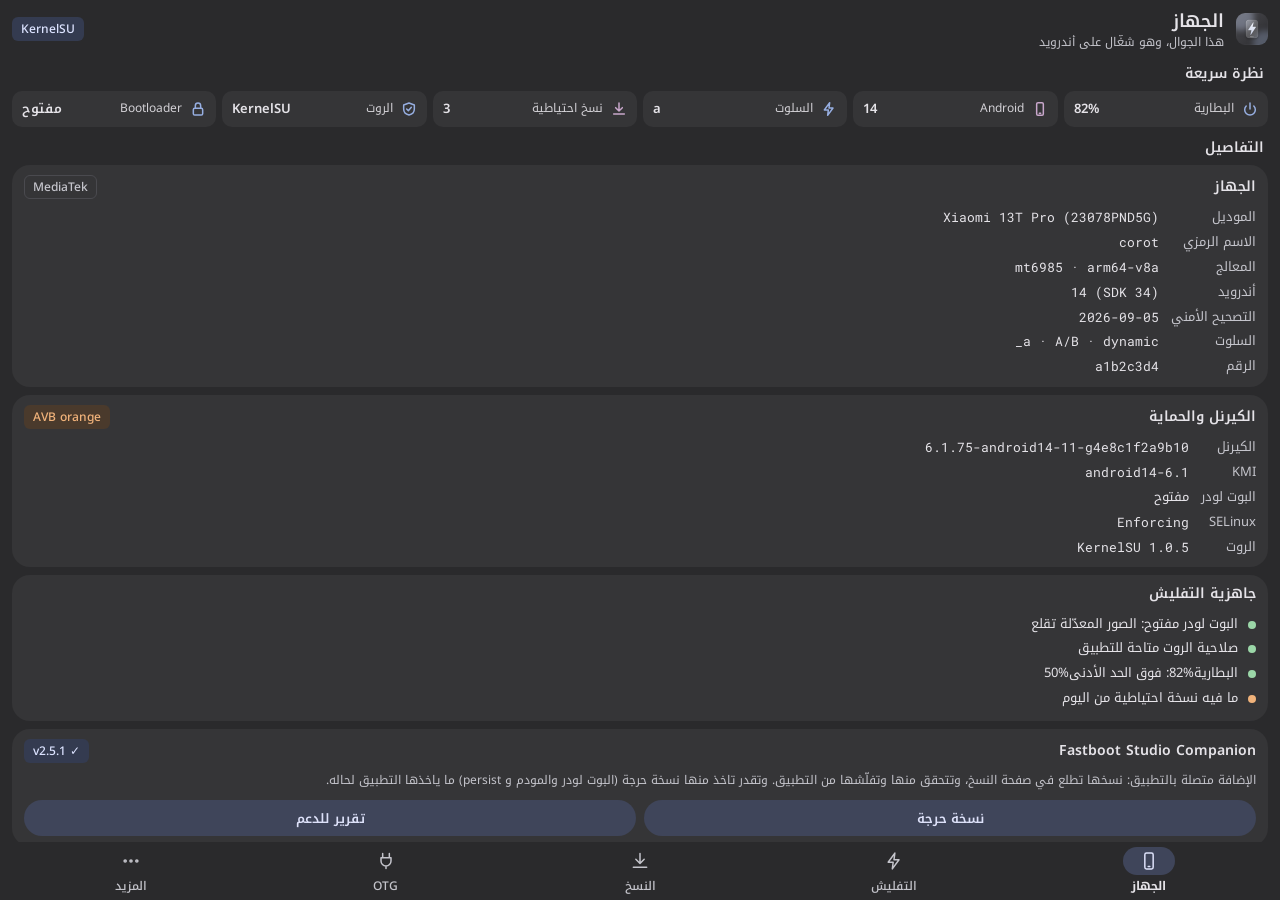
<file: src/FastbootStudio.Mobile/ui/index.html>
<!doctype html>
<html lang="ar" dir="rtl" data-theme="dark">
<head>
<meta charset="utf-8">
<meta name="viewport" content="width=device-width, initial-scale=1, maximum-scale=1, viewport-fit=cover">
<!-- Only the app's own files run: no inline script, nothing from the network. -->
<meta http-equiv="Content-Security-Policy" content="default-src 'none'; script-src 'self'; style-src 'self' 'unsafe-inline'; img-src 'self'; font-src 'self'; connect-src 'none'; form-action 'none'; base-uri 'none'">
<title>Fastboot Studio</title>
<link rel="stylesheet" href="style.css">
</head>
<body>
<!-- The scalloped "cookie" shape, drawn once and reused by every icon well (<use href="#cookie">): a shape in the page
     itself needs no file request, which a WebView refuses for a mask picture loaded from a file. -->
<svg width="0" height="0" style="position:absolute" aria-hidden="true" focusable="false"><symbol id="cookie" viewBox="0 0 100 100"><polygon points="100.00,50.00 99.79,51.74 99.16,53.44 98.19,55.06 96.95,56.60 95.55,58.03 94.11,59.37 92.74,60.66 91.54,61.91 90.59,63.19 89.94,64.54 89.58,65.99 89.48,67.58 89.59,69.31 89.81,71.17 90.05,73.12 90.20,75.12 90.17,77.10 89.87,78.97 89.26,80.67 88.30,82.14 87.02,83.33 85.45,84.24 83.66,84.86 81.72,85.23 79.73,85.43 77.76,85.53 75.89,85.63 74.17,85.83 72.62,86.20 71.25,86.81 70.04,87.69 68.94,88.84 67.92,90.24 66.89,91.81 65.82,93.46 64.65,95.09 63.36,96.58 61.92,97.82 60.36,98.73 58.68,99.24 56.93,99.33 55.15,99.01 53.38,98.34 51.65,97.38 50.00,96.25 48.43,95.06 46.93,93.94 45.48,92.98 44.06,92.27 42.62,91.85 41.13,91.75 39.55,91.93 37.86,92.34 36.07,92.88 34.18,93.46 32.24,93.96 30.29,94.27 28.40,94.30 26.61,93.99 25.00,93.30 23.60,92.25 22.44,90.86 21.52,89.20 20.81,87.36 20.27,85.43 19.83,83.51 19.40,81.68 18.91,80.02 18.28,78.56 17.44,77.32 16.36,76.28 15.04,75.40 13.48,74.63 11.76,73.89 9.95,73.12 8.14,72.26 6.45,71.24 4.98,70.05 3.81,68.66 3.02,67.10 2.62,65.39 2.63,63.58 2.99,61.72 3.63,59.86 4.45,58.03 5.35,56.28 6.20,54.60 6.89,53.01 7.34,51.49 7.50,50.00 7.34,48.51 6.89,46.99 6.20,45.40 5.35,43.72 4.45,41.97 3.63,40.14 2.99,38.28 2.63,36.42 2.62,34.61 3.02,32.90 3.81,31.34 4.98,29.95 6.45,28.76 8.14,27.74 9.95,26.87 11.76,26.11 13.48,25.37 15.04,24.60 16.36,23.72 17.44,22.68 18.28,21.44 18.91,19.98 19.40,18.32 19.83,16.49 20.27,14.57 20.81,12.64 21.52,10.80 22.44,9.14 23.60,7.75 25.00,6.70 26.61,6.01 28.40,5.70 30.29,5.73 32.24,6.04 34.18,6.54 36.07,7.12 37.86,7.66 39.55,8.07 41.13,8.25 42.62,8.15 44.06,7.73 45.48,7.02 46.93,6.06 48.43,4.94 50.00,3.75 51.65,2.62 53.38,1.66 55.15,0.99 56.93,0.67 58.68,0.76 60.36,1.27 61.92,2.18 63.36,3.42 64.65,4.91 65.82,6.54 66.89,8.19 67.92,9.76 68.94,11.16 70.04,12.31 71.25,13.19 72.62,13.80 74.17,14.17 75.89,14.37 77.76,14.47 79.73,14.57 81.72,14.77 83.66,15.14 85.45,15.76 87.02,16.67 88.30,17.86 89.26,19.33 89.87,21.03 90.17,22.90 90.20,24.88 90.05,26.87 89.81,28.83 89.59,30.69 89.48,32.42 89.58,34.01 89.94,35.46 90.59,36.81 91.54,38.09 92.74,39.34 94.11,40.63 95.55,41.97 96.95,43.40 98.19,44.94 99.16,46.56 99.79,48.26"/></symbol></svg>
<div id="root" class="app"></div>
<script src="text.js"></script>
<script src="app.js"></script>
</body>
</html>
</file>
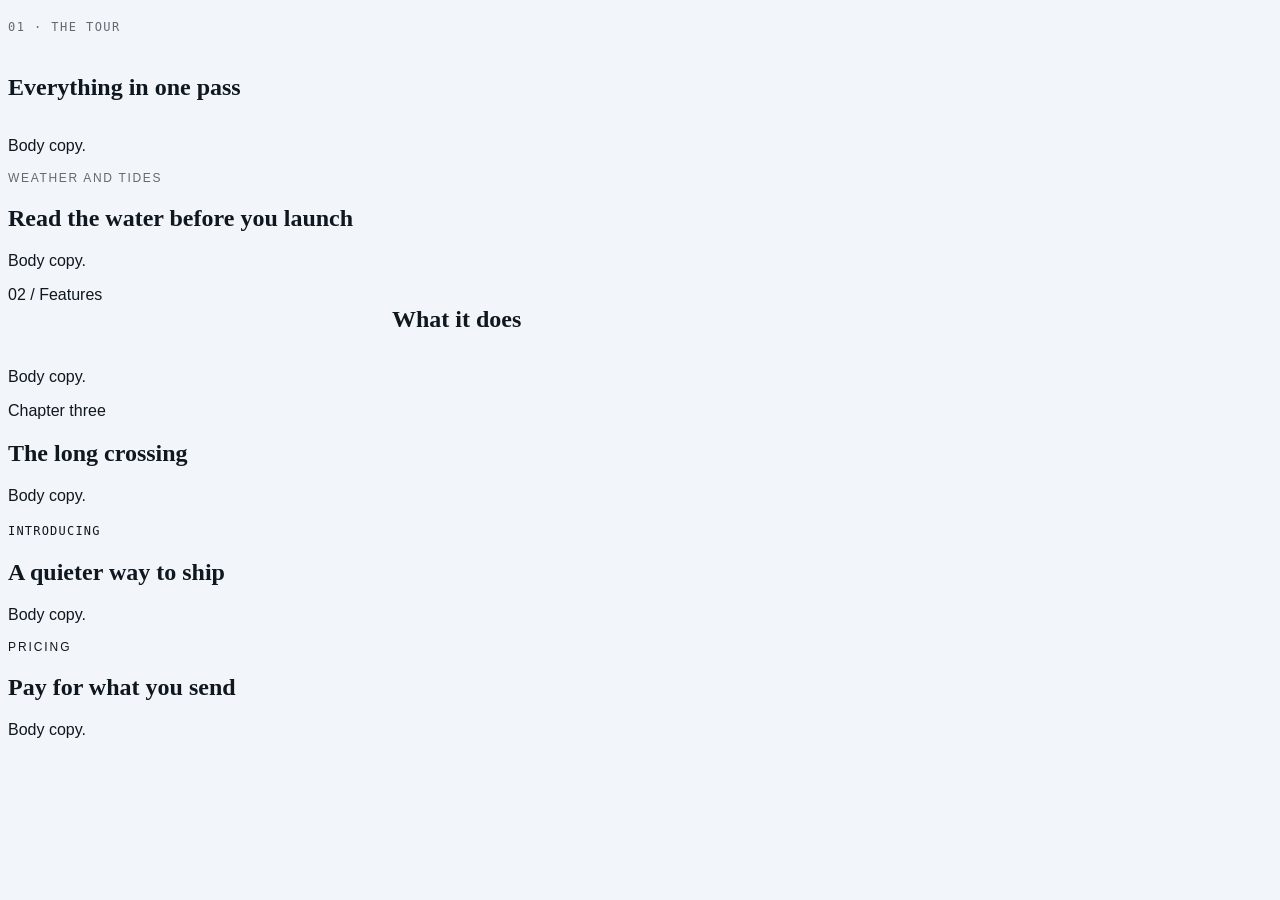
<file: .claude/skills/hallmark/scripts/fixtures/eyebrow-fail/index.html>
<!doctype html>
<!--
  Gate 54 fixture: MUST FAIL, six times.

  Every case here was invisible to the pre-1.3 detector, which keyed on
  `grid-template-columns` in the CSS and so only ever saw one geometry.
  Assertion (run from this directory):

    node ../../sloplint.mjs . --json | node -e "let s='';process.stdin.on('data',d=>s+=d).on('end',()=>console.log(JSON.parse(s).findings.filter(f=>f.gate==='54'&&f.grade==='FAIL').length))"
    # expected: 6

  Scoped to gate 54 on purpose: this file is deliberately slop in other ways too.
-->
<html lang="en">
<head>
<meta charset="utf-8">
<meta name="viewport" content="width=device-width, initial-scale=1">
<title>Gate 54 eyebrow fixture (must fail)</title>
<style>
/* Hallmark · macrostructure: fixture · tone: n/a · anchor hue: 250 · hero: Settled/H1 */
/* Hallmark · pre-emit critique: P3 H3 E3 S3 R3 V3 · weakest: all - this is a fixture */
:root {
  --color-paper: oklch(97% 0.006 250); --color-ink: oklch(20% 0.02 250);
  --color-muted: oklch(52% 0.015 250);
  --font-display: "Fraunces", serif; --font-body: "Public Sans", sans-serif;
  --font-label: "Geist Mono", monospace;
  --text-xs: 0.75rem; --tracking-label: 0.12em;
}
html, body { overflow-x: clip; }
body { background: var(--color-paper); color: var(--color-ink); font-family: var(--font-body); }
h1, h2, h3 { font-family: var(--font-display); }

/* 1: flex column. No grid anywhere; the old check could not see this. */
.a__head { display: flex; flex-direction: column; gap: 0.5rem; }
.a__eyebrow { font-family: var(--font-label); text-transform: uppercase;
  letter-spacing: var(--tracking-label); font-size: var(--text-xs); color: var(--color-muted); }

/* 2: plain block stack, and a class name outside the label vocabulary.
       Caught by resolved CSS alone: uppercase + tracking + small size. */
.b__strand { text-transform: uppercase; letter-spacing: 0.14em; font-size: 0.75rem;
  color: var(--color-muted); }

/* 3: the classic side-by-side grid. Regression guard for the old behaviour. */
.c__head { display: grid; grid-template-columns: minmax(0, 0.4fr) minmax(0, 1fr); gap: 2rem; }

/* 4: multi-column head declared ONLY inside a max-width block. The old check
       skipped every max-width rule, so this shape was a free pass. */
@media (max-width: 48rem) {
  .d__head { display: grid; grid-template-columns: 1fr 2fr; }
}

/* 5: class-less heading. The old check required a semantic match on the head
       wrapper's own classes to even look. */
.e__mark { font-family: var(--font-label); text-transform: uppercase;
  letter-spacing: 0.1em; font-size: 0.75rem; }

/* 6: "overline" was not in the old vocabulary at all. */
.overline { font-size: 0.75rem; letter-spacing: 0.16em; text-transform: uppercase; }
</style>
</head>
<body>

<!-- 1 · flex column stack -->
<section>
  <div class="a__head">
    <p class="a__eyebrow">01 · The tour</p>
    <h2>Everything in one pass</h2>
  </div>
  <p>Body copy.</p>
</section>

<!-- 2 · plain block stack, non-vocabulary class, CSS signals only -->
<section>
  <div>
    <p class="b__strand">Weather and tides</p>
    <h2>Read the water before you launch</h2>
  </div>
  <p>Body copy.</p>
</section>

<!-- 3 · side-by-side grid (the only shape the old gate caught) -->
<section>
  <div class="c__head">
    <span class="eyebrow">02 / Features</span>
    <h2>What it does</h2>
  </div>
  <p>Body copy.</p>
</section>

<!-- 4 · two-column head hidden inside a max-width query -->
<section>
  <div class="d__head">
    <span class="kicker">Chapter three</span>
    <h2>The long crossing</h2>
  </div>
  <p>Body copy.</p>
</section>

<!-- 5 · class-less heading under a labelled span -->
<section>
  <div>
    <span class="e__mark">Introducing</span>
    <h2>A quieter way to ship</h2>
  </div>
  <p>Body copy.</p>
</section>

<!-- 6 · the word the old vocabulary never knew -->
<section>
  <div>
    <p class="overline">Pricing</p>
    <h2>Pay for what you send</h2>
  </div>
  <p>Body copy.</p>
</section>

</body>
</html>
</file>
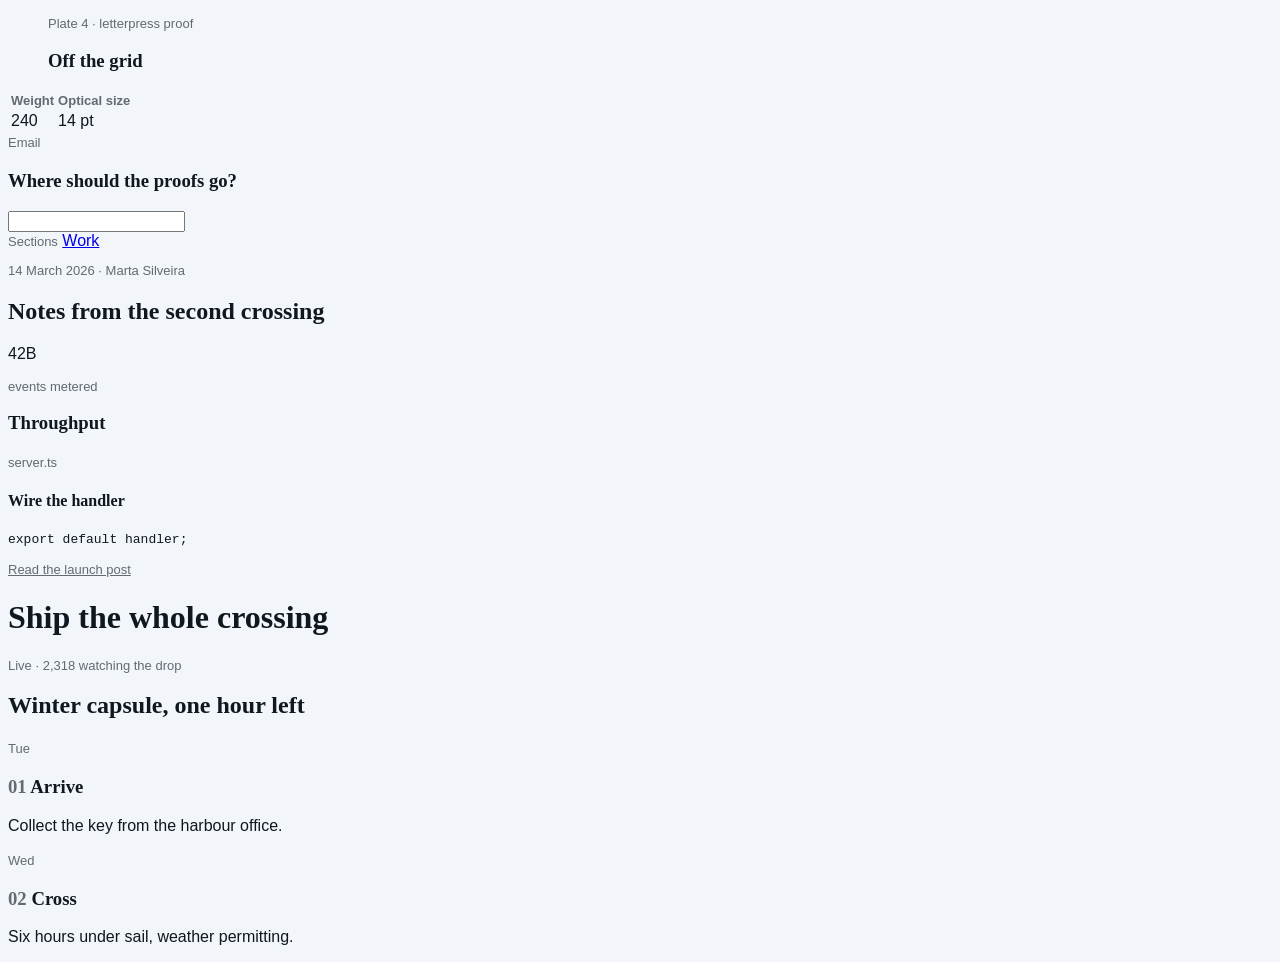
<file: .claude/skills/hallmark/scripts/fixtures/eyebrow-pass/index.html>
<!doctype html>
<!--
  Gate 54 fixture: MUST NOT FAIL.

  Ten shapes that look like an eyebrow to a naive detector and are not one.
  Each carries a fact, a destination, or an identifier the reader would
  otherwise lack: the exceptions gate 54 lists in references/gates.md.

  Assertion (run from this directory):

    node ../../sloplint.mjs . --json | node -e "let s='';process.stdin.on('data',d=>s+=d).on('end',()=>console.log(JSON.parse(s).findings.filter(f=>f.gate==='54').length))"
    # expected: 0

  Scoped to gate 54: this file makes no claim to be clean on the other gates.
-->
<html lang="en">
<head>
<meta charset="utf-8">
<meta name="viewport" content="width=device-width, initial-scale=1">
<title>Gate 54 carve-out fixture (must pass)</title>
<meta name="description" content="Fragments that sit near a heading without announcing it; gate 54 must stay quiet on every one.">
<style>
/* Hallmark · shape: fixture · genre: editorial · theme: fixture (by request)
 * hero: Settled · nav: none · footer: none · enrichment: none · signature: none, this is a gate 54 fixture
 * axes: light/roman-serif/cool · posture: restrained · contrast: pass · fold: n/a · v2.0.0 */
/* Hallmark · pre-emit critique: P3 H3 E3 S3 R3 V3 · weakest: all, this is a fixture */
/* Hallmark · answered F21 · unrelated fragments in one file, not a single document outline */
:root {
  --color-paper: oklch(97% 0.006 250); --color-ink: oklch(20% 0.02 250);
  --color-muted: oklch(52% 0.015 250); --color-accent: oklch(52% 0.14 250); --color-accent-ink: oklch(98% 0.005 250);
  --font-display: "Fraunces", serif; --font-body: "Public Sans", sans-serif;
  --font-label: var(--font-body);
  --text-xs: 0.8125rem;
}
html, body { overflow-x: clip; }
html { scrollbar-color: var(--color-muted) var(--color-paper); }
body { background: var(--color-paper); color: var(--color-ink); font-family: var(--font-body); caret-color: var(--color-accent); }
::selection { background: color-mix(in oklab, var(--color-accent) 22%, transparent); color: var(--color-ink); }
:focus-visible { outline: 2px solid var(--color-accent); outline-offset: 2px; }
a:active, button:active { transform: translateY(1px); }
button:disabled { opacity: 0.55; cursor: not-allowed; }
h1, h2, h3, h4 { font-family: var(--font-display); text-wrap: balance; }
.label { font-family: var(--font-label); font-size: var(--text-xs); color: var(--color-muted); }
.steps { list-style: none; counter-reset: step; padding: 0; }
.steps li { counter-increment: step; }
.steps li h3::before { content: counter(step, decimal-leading-zero) "  "; color: var(--color-muted); }
</style>
</head>
<body>

<!-- 1 · figcaption. Identifier, and it names something that is present. -->
<figure>
  <figcaption class="label">Plate 4 · letterpress proof</figcaption>
  <h3>Off the grid</h3>
</figure>

<!-- 2 · table column header. Identifier. -->
<table>
  <thead><tr><th class="label">Weight</th><th class="label">Optical size</th></tr></thead>
  <tbody><tr><td>240</td><td>14 pt</td></tr></tbody>
</table>

<!-- 3 · form field label. Identifier, bound to its control. -->
<form>
  <div>
    <label class="label" for="email">Email</label>
    <h3>Where should the proofs go?</h3>
    <input id="email" type="email">
  </div>
</form>

<!-- 4 · nav label. Destination. -->
<nav>
  <div>
    <span class="label">Sections</span>
    <h2 hidden>Navigation</h2>
    <a href="/work">Work</a>
  </div>
</nav>

<!-- 5 · dateline. Fact: the date appears nowhere else. -->
<article>
  <p class="label"><time datetime="2026-03-14">14 March 2026</time> · Marta Silveira</p>
  <h2>Notes from the second crossing</h2>
</article>

<!-- 6 · unit label AFTER the figure it labels. Order is the discriminator. -->
<section>
  <div>
    <p class="stat__num">42B</p>
    <p class="label">events metered</p>
  </div>
  <h3>Throughput</h3>
</section>

<!-- 7 · code filename tab. Identifier: a real path. -->
<section>
  <div>
    <span class="label">server.ts</span>
    <h4>Wire the handler</h4>
  </div>
  <pre><code>export default handler;</code></pre>
</section>

<!-- 8 · linked announcement chip. Destination, and it goes somewhere real. -->
<header>
  <div>
    <a class="label" href="/changelog/v2">Read the launch post</a>
    <h1>Ship the whole crossing</h1>
  </div>
</header>

<!-- 9 · live telemetry above a headline. Fact, and the digits prove it. -->
<section>
  <div>
    <p class="label">Live · 2,318 watching the drop</p>
    <h1>Winter capsule, one hour left</h1>
  </div>
</section>

<!-- 10 · a real <ol>. The numbers come from counter(), not from typed labels;
         a genuine per-step identifier rides along without becoming a kicker. -->
<ol class="steps">
  <li>
    <span class="label">Tue</span>
    <h3>Arrive</h3>
    <p>Collect the key from the harbour office.</p>
  </li>
  <li>
    <span class="label">Wed</span>
    <h3>Cross</h3>
    <p>Six hours under sail, weather permitting.</p>
  </li>
</ol>

</body>
</html>
</file>
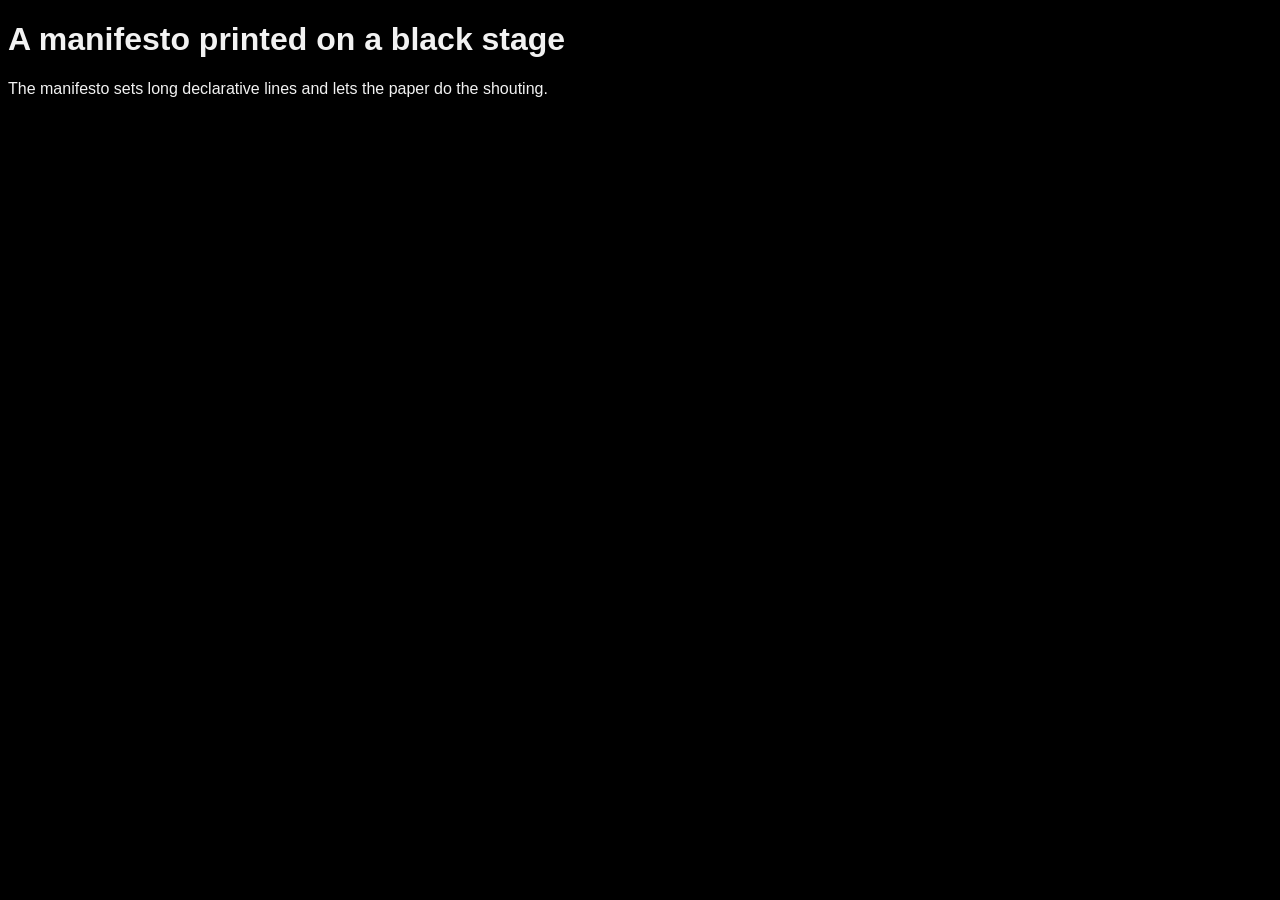
<file: .claude/skills/hallmark/scripts/fixtures/waiver/index.html>
<!doctype html>
<!--
  Waiver fixture. Five waivers are claimed on a deliberately expressive page:
  four are honoured, one is refused because it names a Floor gate, and the build
  ships. There is no cap, so the page is not blocked for being expressive; what
  it gets instead is a NOTE saying four waivers is a house style, not exceptions.

  Assertion (run from this directory):

    node ../../sloplint.mjs . --json | node -e "let s='';process.stdin.on('data',d=>s+=d).on('end',()=>{const j=JSON.parse(s);console.log(JSON.stringify(j.summary))})"
    # expected: fails 0, reflex 0, waived 5, rejected 2, answered 1, notes 1
    # (waived counts findings, not gates: gate 1 fires on both the token and the
    #  h1 rule, and gate 7 on both the token and the body background)

  Case by case:
    waive 40  -> refused, Floor is never waivable, and gate 40 still binds
    waive 7b  -> honoured; the guard (surface: absolute in the stamp) holds
    waive 22  -> honoured
    waive 25  -> honoured (no finding to downgrade on this page)
    waive 1   -> honoured, and trips the >3 house-style NOTE
    answered F3  -> honoured; the Finish finding reports ANSWERED instead of WARN
    answered 40  -> refused; 40 is Floor, and Floor findings are fixed, not answered
-->
<html lang="en">
<head>
<meta charset="utf-8">
<meta name="viewport" content="width=device-width, initial-scale=1">
<title>Waiver fixture</title>
<style>
/* Hallmark · macrostructure: Manifesto · tone: austere · anchor hue: 250 · surface: absolute · nav: N9 · footer: Ft2 · hero: Poster/H1 */
/* Hallmark · pre-emit critique: P5 H4 E5 S4 R5 V4 · weakest: E - fixture, not a real build */
/* Hallmark · waive 40 · contrast measured on the stage · the manifesto is printed white on black */
/* Hallmark · waive 7b · surface: absolute declared, 40-41 pass · the manifesto stage is printed on black paper */
/* Hallmark · waive 22 · neutrals achromatic throughout · the manifesto rules are pure grey by intent */
/* Hallmark · waive 25 · measure runs to 96ch · the manifesto sets long declarative lines */
/* Hallmark · waive 1 · two families declared · the manifesto pairs a display serif with a grotesque */
/* Hallmark · answered F3 · the manifesto head is one word and cannot wrap, so balance has nothing to balance */
/* Hallmark · answered 40 · contrast is fine here honestly */
:root {
  --color-paper: #000;
  --color-ink: oklch(96% 0 250);
  --font-display: Inter, sans-serif;
  --font-body: "Public Sans", sans-serif;
}
html, body { overflow-x: clip; }
body { background: var(--color-paper); color: var(--color-ink); font-family: var(--font-body); }
h1 { font-family: var(--font-display); }
</style>
</head>
<body>
  <h1>A manifesto printed on a black stage</h1>
  <p>The manifesto sets long declarative lines and lets the paper do the shouting.</p>
</body>
</html>
</file>
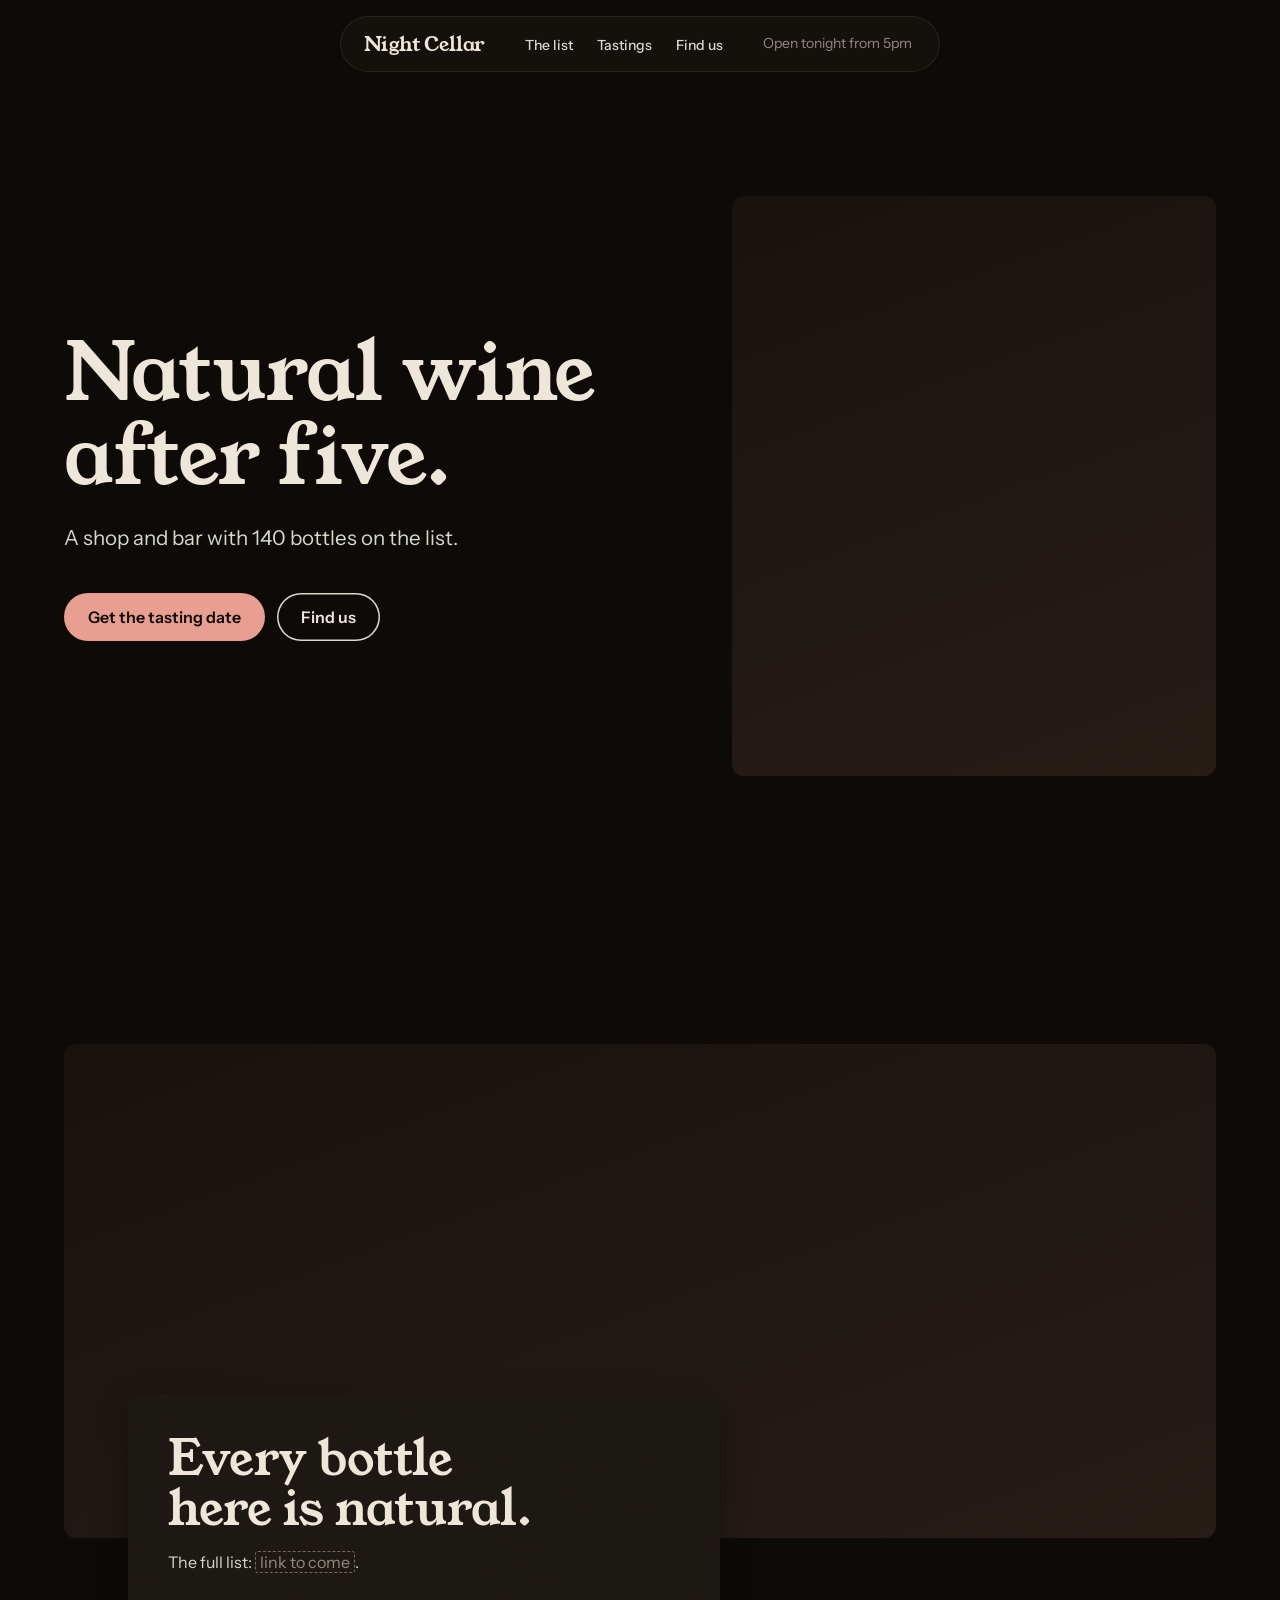
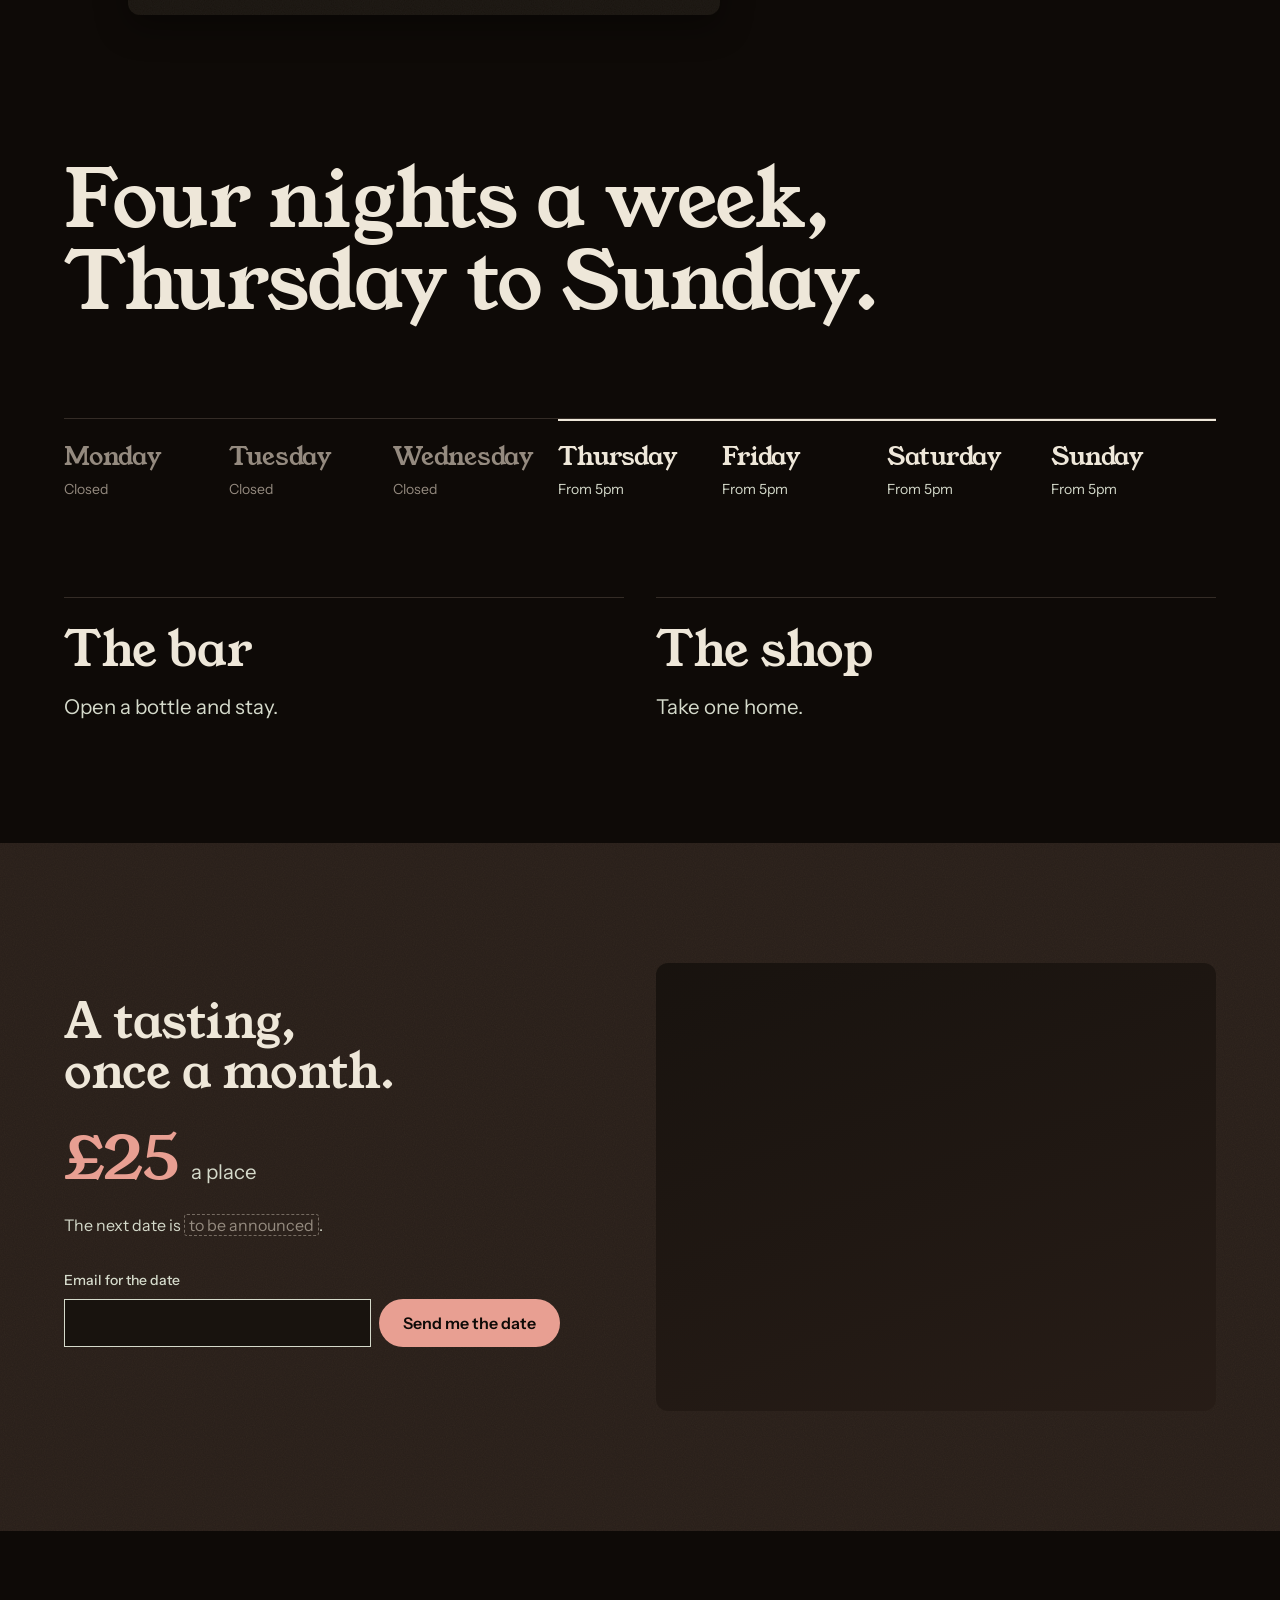
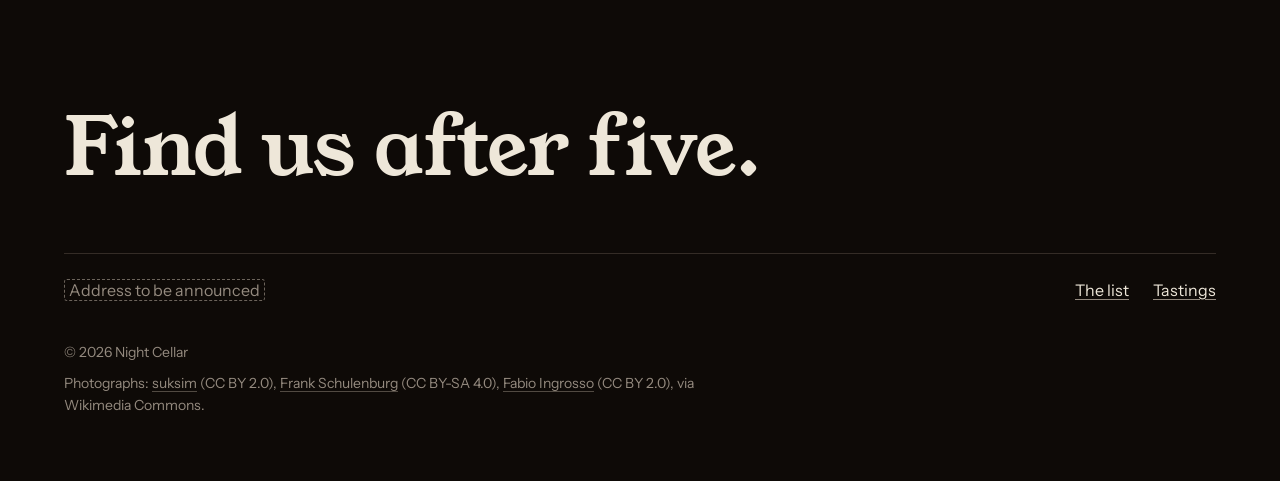
<file: .claude/skills/hallmark/scripts/fixtures/exemplars/atmospheric.html>
<!doctype html>
<html lang="en">
<head>
<meta charset="utf-8">
<meta name="viewport" content="width=device-width, initial-scale=1">
<title>Night Cellar: natural wine after five, Thursday to Sunday</title>
<meta name="description" content="Night Cellar is a natural wine shop and bar with 140 bottles on the list, open Thursday to Sunday from 5pm, with a tasting once a month.">
<link rel="preconnect" href="https://fonts.googleapis.com">
<link rel="preconnect" href="https://fonts.gstatic.com" crossorigin>
<link href="https://fonts.googleapis.com/css2?family=Young+Serif&family=Instrument+Sans:wght@400;500;600&display=swap" rel="stylesheet">
<style>
/* Hallmark · job: visit · shape: Photographic · genre: atmospheric · theme: Spore (by request)
 * hero: Settled · nav: floating pill · footer: statement · imagery: photographs, library 3, warm con=6 exp=-4 · signature: a pour into the decanter after five beside the head, with tonight's door in the nav · spore: cellar
 * axes: dark/roman-serif/warm · posture: committed · contrast: pass · fold: pass · v2.0.0 */
/* Hallmark · pre-emit critique: P4 H4 E4 S4 R5 V4 · weakest: S, the photographs are a stand-in bar; every head carries a fact from the brief, the pour is pink like the one signal, and the nav reads tonight's door from the brief's hours */
/* Hallmark · hero-review: in-thread · ship · 0 findings · finish-review: subagent · fix · 5 findings · 5 resolved · gap: the maker's-log voice can name no bottle until the user gives the list */
:root {
  color-scheme: dark;
  --space-3xs: 2px; --space-2xs: 4px; --space-xs: 8px; --space-sm: 12px; --space-md: 16px; --space-lg: 24px; --space-xl: 40px; --space-2xl: 64px; --space-3xl: 96px; --space-4xl: 144px;
  --text-xs: 0.8125rem; --text-sm: 0.875rem; --text-md: 1rem; --text-lg: 1.25rem; --text-xl: 1.5625rem; --text-2xl: 1.953rem; --text-3xl: 2.441rem;
  --text-display-s: clamp(2.25rem, 4vw + 0.5rem, 3.75rem); --text-display: clamp(2.75rem, 5vw + 1rem, 5.25rem);
  --text-section: clamp(2rem, 2.5vw + 1rem, 3.5rem); --text-title: clamp(1.25rem, 0.75vw + 0.875rem, 1.625rem); --text-lead: clamp(1.125rem, 0.35vw + 1rem, 1.375rem);
  --ease-out: cubic-bezier(0.16, 1, 0.3, 1); --ease-in: cubic-bezier(0.7, 0, 0.84, 0); --ease-in-out: cubic-bezier(0.65, 0, 0.35, 1);
  --dur-micro: 120ms; --dur-short: 220ms; --dur-long: 420ms;
  --color-error: oklch(72% 0.15 27); --color-success: oklch(76% 0.13 150);
  --container: 1440px; --gutter: 64px; --gap-columns: 32px; --section-gap-s: 120px; --section-gap: 144px; --section-gap-l: 176px;
  --z-base: 1; --z-raised: 10; --z-dropdown: 100; --z-sticky: 200; --z-sticky-nav: 300; --z-modal: 400; --z-toast: 500; --z-tooltip: 600;
  --color-paper: oklch(15% 0.01 60); --color-paper-2: oklch(19% 0.012 60); --color-paper-3: oklch(24% 0.02 50);
  --color-ink: oklch(93% 0.02 85); --color-ink-2: oklch(88% 0.02 120); --color-muted: oklch(64% 0.02 70);
  --color-rule: oklch(30% 0.015 60);
  --color-accent: oklch(77% 0.09 30); --color-accent-2: oklch(86% 0.06 30); --color-accent-ink: oklch(15% 0.01 60); --color-focus: oklch(86% 0.06 30);
  --font-display: "Young Serif", Georgia, serif; --font-body: "Instrument Sans", ui-sans-serif, system-ui, sans-serif;
  --font-outlier: "DM Mono", ui-monospace, monospace;
  --radius-card: 12px; --radius-pill: 999px; --rule-hair: 1px;
  --shadow-card: 0 12px 32px oklch(8% 0.01 60 / 0.35);
  --tracking-display: -0.01em;
  --grain: 0.15; --display-weight: 400;
}
*, *::before, *::after { box-sizing: border-box; }
html, body { overflow-x: clip; }
html { scrollbar-color: var(--color-muted) var(--color-paper); scroll-padding-top: var(--space-3xl); }
body { margin: 0; background: var(--color-paper); color: var(--color-ink); font-family: var(--font-body); font-size: var(--text-md); line-height: 1.55; -webkit-font-smoothing: antialiased; caret-color: var(--color-accent); }
::selection { background: color-mix(in oklab, var(--color-accent) 22%, transparent); color: var(--color-ink); }
:focus-visible { outline: 2px solid var(--color-focus); outline-offset: 2px; }
a { color: inherit; text-decoration-thickness: 1px; text-underline-offset: 0.16em; }
h1, h2, h3 { margin: 0; font-family: var(--font-display); font-weight: var(--display-weight, 700); font-synthesis: none; letter-spacing: var(--tracking-display); line-height: 1.05; overflow-wrap: break-word; min-width: 0; text-wrap: balance; }
h1 { max-width: 20ch; font-size: var(--text-display); } h2 { max-width: 30ch; font-size: var(--text-section); } h3 { max-width: 40ch; font-size: var(--text-title); line-height: 1.2; }
.lead { font-size: var(--text-lead); line-height: 1.45; max-width: 52ch; }
p { margin: 0; text-wrap: pretty; }
p:not([class]) { max-width: 65ch; }
img, video { max-width: 100%; height: auto; display: block; }
svg { display: block; }
[hidden] { display: none !important; }
button, input, select, textarea { font: inherit; }
.container { width: 100%; max-width: var(--container); margin-inline: auto; padding-inline: var(--gutter); box-sizing: border-box; }
.num, .figure, td.num { font-variant-numeric: tabular-nums; }
.visually-hidden { position: absolute; width: 1px; height: 1px; overflow: hidden; clip-path: inset(50%); white-space: nowrap; }
[data-slot] { position: relative; overflow: hidden; background: linear-gradient(160deg, var(--color-paper-2, var(--color-paper)), var(--color-paper-3, var(--color-paper))); }
[data-slot] > img { position: absolute; inset: 0; width: 100%; height: 100%; object-fit: cover; z-index: 1; }
[data-slot]:has(> img) > :not(img):not([data-keep]) { display: none !important; }
@media (max-width: 60rem) { :root { --gutter: 24px; --section-gap-s: 80px; --section-gap: 96px; --section-gap-l: 120px; } }
@media (max-width: 40rem) { :root { --gutter: 16px; --section-gap-s: 56px; --section-gap: 72px; --section-gap-l: 96px; --gap-columns: 16px; } }
@media (prefers-reduced-motion: reduce) { *:not(.keep-motion), *:not(.keep-motion)::before, *:not(.keep-motion)::after { animation-duration: 0.01ms !important; animation-iteration-count: 1 !important; transition-duration: 0.01ms !important; scroll-behavior: auto !important; } }
/* photographs: warm con=6 exp=-4 */
[data-slot] > img { filter: sepia(0.28) saturate(0.94) contrast(1.06) brightness(0.96); }
/* Page */
*, *::before, *::after { box-sizing: border-box; }
.skip { position: absolute; left: var(--space-md); top: calc(-1 * var(--space-3xl)); z-index: var(--z-toast); padding: var(--space-xs) var(--space-md); border-radius: var(--radius-pill); background: var(--color-ink); color: var(--color-paper); }
.skip:focus-visible { top: var(--space-md); }

/* Controls: the theme's pair */
.btn { display: inline-flex; align-items: center; justify-content: center; min-height: 48px; padding: 0 var(--space-lg); border: 0; border-radius: var(--radius-pill); font: 600 var(--text-md)/1 var(--font-body); white-space: nowrap; text-decoration: none; cursor: pointer; transition: background-color var(--dur-micro) var(--ease-out), box-shadow var(--dur-micro) var(--ease-out), transform var(--dur-micro) var(--ease-out); }
.btn--primary { background: var(--color-accent); color: var(--color-accent-ink); }
.btn--primary:hover { background: var(--color-accent-2); }
.btn--secondary { background: transparent; color: var(--color-ink); box-shadow: inset 0 0 0 1.5px var(--color-ink-2); }
.btn--secondary:hover { background: var(--color-paper-3); }
.btn:active { transform: translateY(1px); }
.btn:focus-visible { outline: 2px solid var(--color-focus); outline-offset: 3px; }
.btn:disabled, .btn[aria-disabled="true"] { opacity: 0.55; cursor: not-allowed; transform: none; }
.btn[aria-busy="true"] { cursor: progress; }
.actions { display: flex; flex-wrap: wrap; gap: var(--space-sm); }

/* Nav: a floating pill on a blur, the genre's one glass */
.nav { position: fixed; top: var(--space-md); left: 0; right: 0; z-index: var(--z-sticky-nav); display: flex; justify-content: center; padding-inline: var(--gutter); pointer-events: none; }
.nav__pill { pointer-events: auto; display: flex; align-items: center; gap: var(--space-xl); min-height: 56px; padding: var(--space-2xs) var(--space-2xs) var(--space-2xs) var(--space-lg); border-radius: var(--radius-pill); background: color-mix(in oklab, var(--color-paper-2) 74%, transparent); -webkit-backdrop-filter: blur(14px); backdrop-filter: blur(14px); box-shadow: inset 0 0 0 1px color-mix(in oklab, var(--color-ink) 9%, transparent); }
.wordmark { font: 400 var(--text-lg)/1 var(--font-display); letter-spacing: var(--tracking-display); color: var(--color-ink); text-decoration: none; white-space: nowrap; }
.nav__links { display: flex; gap: var(--space-lg); margin: 0; padding: 0; list-style: none; }
.nav__links a { font-size: var(--text-sm); font-weight: 500; color: var(--color-ink-2); text-decoration: none; text-underline-offset: 0.3em; white-space: nowrap; }
.nav__links a:hover { color: var(--color-ink); text-decoration: underline; text-decoration-color: var(--color-accent); }
.nav__links a:active { color: var(--color-accent-2); }
.wordmark:focus-visible, .nav__links a:focus-visible { outline: 2px solid var(--color-focus); outline-offset: 4px; border-radius: var(--radius-pill); }
.nav__door { margin: 0; padding-right: var(--space-lg); font-size: var(--text-sm); color: var(--color-muted); white-space: nowrap; }

/* Photographs */
.photo { position: relative; margin: 0; border-radius: var(--radius-card); }
.photo > img { border-radius: inherit; outline: var(--rule-hair) solid color-mix(in oklab, var(--color-ink) 8%, transparent); outline-offset: -1px; }

/* Hero: Settled, the pour standing beside the head */
.hero { display: grid; align-items: center; min-height: 100dvh; padding-block: calc(56px + var(--space-xl)) var(--space-lg); box-sizing: border-box; }
.hero__grid { display: grid; grid-template-columns: minmax(0, 1fr) minmax(0, min(35rem, 42%)); column-gap: var(--space-3xl); align-items: center; }
.hero__text { display: grid; gap: var(--space-lg); }
.hero__text h1 { max-width: 13ch; }
.hero__text .lead { color: var(--color-ink-2); max-width: 34ch; }
.hero__text .actions { margin-top: var(--space-md); }
.hero__photo { aspect-ratio: 5 / 6; max-height: calc(100dvh - 56px - var(--space-3xl) - var(--space-xl)); }

@media (max-width: 60rem) {
  .nav { padding-inline: var(--space-md); }
  .nav__pill { gap: var(--space-md); padding-left: var(--space-md); }
  .nav__links { display: none; }
  .hero { min-height: 0; padding-block: calc(56px + var(--space-3xl)) var(--space-2xl); }
  .hero__grid { grid-template-columns: minmax(0, 1fr); row-gap: var(--space-xl); }
  .hero__photo { max-height: none; }
}

/* Grain: the theme's speck, on a band or a panel, never on a photograph */
.grained { position: relative; isolation: isolate; }
.grained::after { content: ""; position: absolute; inset: 0; z-index: var(--z-base); border-radius: inherit; pointer-events: none; opacity: var(--grain); mix-blend-mode: screen;
  background-image: url("data:image/svg+xml,%3Csvg xmlns='http://www.w3.org/2000/svg' width='200' height='200'%3E%3Cfilter id='n'%3E%3CfeTurbulence type='fractalNoise' baseFrequency='0.9' numOctaves='2'/%3E%3CfeColorMatrix values='0 0 0 0 0.6 0 0 0 0 0.55 0 0 0 0 0.45 0 0 0 0.35 0'/%3E%3C/filter%3E%3Crect width='200' height='200' filter='url(%23n)'/%3E%3C/svg%3E"); }
.grained > * { position: relative; z-index: var(--z-raised); }

/* The list: the racks edge to edge, the head on a grained plate across its foot */
.list { padding-top: var(--section-gap); }
.list__photo { aspect-ratio: 21 / 9; }
.plate { display: grid; gap: var(--space-md); width: min(100%, 37rem); margin: calc(-1 * var(--space-4xl)) 0 0 var(--space-2xl); padding: var(--space-xl); border-radius: var(--radius-card); background: var(--color-paper-2); box-shadow: var(--shadow-card); z-index: var(--z-raised); }
.plate__more { color: var(--color-ink-2); }

/* Four nights: the week set in type, the open nights lit, the dark ones left dim */
.nights { margin-top: var(--section-gap); }
.statement { max-width: 18ch; font-size: var(--text-display); line-height: 1.02; }
.week { display: grid; grid-template-columns: repeat(7, minmax(0, 1fr)); margin: var(--space-3xl) 0 0; padding: 0; list-style: none; border-top: var(--rule-hair) solid var(--color-rule); }
.week__day { display: grid; gap: var(--space-xs); padding: var(--space-lg) var(--space-md) 0 0; }
.week__name { font: 400 var(--text-xl)/1.1 var(--font-display); letter-spacing: var(--tracking-display); }
.week__hours { font-size: var(--text-sm); color: var(--color-ink-2); }
.week__day.is-open { box-shadow: inset 0 2px 0 var(--color-ink); }
.week__day.is-shut .week__name, .week__day.is-shut .week__hours { color: var(--color-muted); }
.ways { display: grid; grid-template-columns: repeat(2, minmax(0, 1fr)); column-gap: var(--gap-columns); margin-top: var(--space-3xl); }
.way { display: grid; gap: var(--space-sm); padding-top: var(--space-lg); border-top: var(--rule-hair) solid var(--color-rule); }
.way h3 { font-size: var(--text-section); max-width: none; }
.way p { font-size: var(--text-lead); color: var(--color-ink-2); }

/* Tastings: the one band, grained, the price in pink */
.tastings { margin-top: var(--section-gap-s); padding-block: var(--section-gap-s); background: var(--color-paper-3); }
.tastings__grid { display: grid; grid-template-columns: repeat(2, minmax(0, 1fr)); column-gap: var(--gap-columns); align-items: center; }
.tastings__text { display: grid; gap: var(--space-lg); padding-right: var(--space-2xl); }
.tastings__text > p:not([class]) { color: var(--color-ink-2); }
.price { display: flex; align-items: baseline; gap: var(--space-sm); margin-top: var(--space-xs); color: var(--color-ink-2); font-size: var(--text-lead); }
.price__figure { font: 400 var(--text-display-s)/1 var(--font-display); letter-spacing: var(--tracking-display); color: var(--color-accent); font-variant-numeric: lining-nums tabular-nums; }
.tastings__photo { aspect-ratio: 5 / 4; min-height: 440px; }
.fill { padding: 0 0.25em; border: 1px dashed color-mix(in oklch, var(--color-muted) 70%, transparent); border-radius: 3px; color: var(--color-muted); -webkit-box-decoration-break: clone; box-decoration-break: clone; }

.signup { display: grid; gap: var(--space-xs); margin-top: var(--space-xs); }
.signup label { font-size: var(--text-sm); font-weight: 500; color: var(--color-ink-2); }
.signup__row { display: flex; gap: var(--space-xs); }
.signup input { flex: 1; min-width: 0; min-height: 48px; padding: 0 var(--space-md); border: 1.5px solid var(--color-ink-2); border-radius: 0; background: var(--color-paper-2); color: var(--color-ink); outline: 2px solid transparent; outline-offset: -4px; }
.signup input:hover { background: var(--color-paper); }
.signup input:focus-visible { outline-color: var(--color-focus); }
.signup input[aria-invalid] { border-color: var(--color-error); }
.signup input:disabled { opacity: 0.55; cursor: not-allowed; }
.signup__help { min-height: 1lh; font-size: var(--text-sm); color: var(--color-muted); }

/* Footer: a statement, then the facts and links */
.footer { padding-block: var(--section-gap-l) var(--space-2xl); }
.footer__line { max-width: 16ch; font-size: var(--text-display); line-height: 1.02; }
.footer__row { display: flex; flex-wrap: wrap; justify-content: space-between; align-items: baseline; gap: var(--space-lg); margin-top: var(--space-2xl); padding-top: var(--space-lg); border-top: var(--rule-hair) solid var(--color-rule); }
.footer__where { color: var(--color-ink-2); }
.footer__links { display: flex; flex-wrap: wrap; gap: var(--space-lg); margin: 0; padding: 0; list-style: none; }
.footer__links a { color: var(--color-ink); text-decoration-color: var(--color-muted); white-space: nowrap; }
.footer__links a:hover { text-decoration-color: var(--color-accent); }
.footer__links a:focus-visible { outline: 2px solid var(--color-focus); outline-offset: 3px; }
.legal { margin-top: var(--space-xl); font-size: var(--text-sm); color: var(--color-muted); }
.credits { max-width: 80ch; margin-top: var(--space-xs); font-size: var(--text-sm); line-height: 1.6; color: var(--color-muted); }
.credits span { white-space: nowrap; }
.credits a { color: inherit; text-decoration-color: color-mix(in oklab, var(--color-muted) 50%, transparent); text-underline-offset: 0.2em; }
.credits a:hover { text-decoration-color: var(--color-accent); }

@media (max-width: 60rem) {
  .plate { margin: calc(-1 * var(--space-2xl)) 0 0; padding: var(--space-lg); }
  .list__photo { aspect-ratio: 4 / 3; }
  .week { grid-template-columns: minmax(0, 1fr); margin-top: var(--space-2xl); border-top: 0; }
  .week__day { grid-template-columns: minmax(0, 1fr) auto; align-items: baseline; padding: var(--space-sm) 0; border-top: var(--rule-hair) solid var(--color-rule); }
  .week__day.is-open { box-shadow: none; }
  .week__name { font-size: var(--text-lg); }
  .ways { grid-template-columns: minmax(0, 1fr); row-gap: var(--space-xl); margin-top: var(--space-3xl); }
  .statement, .footer__line { font-size: var(--text-section); }
  .tastings__grid { grid-template-columns: minmax(0, 1fr); row-gap: var(--space-xl); }
  .tastings__text { padding-right: 0; }
  .tastings__photo { min-height: 0; }
}
@media (max-width: 40rem) {
  .signup__row { flex-direction: column; }
}
</style>
<script>document.documentElement.classList.add('js');</script>
</head>
<body>
<a class="skip" href="#main">Skip to content</a>

<header class="nav">
  <nav class="nav__pill" aria-label="Main">
    <a class="wordmark" href="#top" aria-label="Night Cellar, home">Night Cellar</a>
    <ul class="nav__links" role="list">
      <li><a href="#list">The list</a></li>
      <li><a href="#tastings">Tastings</a></li>
      <li><a href="#find">Find us</a></li>
    </ul>
    <p class="nav__door" role="status" id="door">Open Thursday to Sunday</p>
  </nav>
</header>

<main id="main">
  <section class="hero" id="top" aria-labelledby="hero-title">
    <div class="container hero__grid">
      <div class="hero__text">
        <h1 id="hero-title">Natural wine after five.</h1>
        <p class="lead">A shop and bar with 140 bottles on the list.</p>
        <div class="actions">
          <a class="btn btn--primary" href="#tastings">Get the tasting date</a>
          <a class="btn btn--secondary" href="#find">Find us</a>
        </div>
      </div>
      <figure class="photo hero__photo" data-slot="hero" data-alt="A glass being poured at the bar after five">
        <img src="https://upload.wikimedia.org/wikipedia/commons/thumb/b/b1/Pouring_wine_into_a_decanter.jpg/1280px-Pouring_wine_into_a_decanter.jpg" width="3872" height="2592" fetchpriority="high" alt="Wine poured from a bottle into a glass decanter in low light" style="object-position: 42% 50%">
      </figure>
    </div>
  </section>

  <section class="list" id="list" aria-labelledby="list-title">
    <div class="container">
      <figure class="photo list__photo" data-slot="photo-1" data-alt="The bottles on the list, racked in the shop">
        <img src="https://upload.wikimedia.org/wikipedia/commons/thumb/9/9e/Schramsberg_Vineyards%2C_July_2019-7579%2B7580.jpg/1280px-Schramsberg_Vineyards%2C_July_2019-7579%2B7580.jpg" width="6244" height="3903" loading="lazy" alt="A long cellar aisle between racks of bottles laid neck down" style="object-position: 50% 60%">
      </figure>
      <div class="plate grained">
        <h2 id="list-title">Every bottle here is natural.</h2>
        <p class="plate__more">The full list: <span class="fill" data-fill="list">link to come</span>.</p>
      </div>
    </div>
  </section>

  <section class="nights" aria-labelledby="nights-title">
    <div class="container">
      <h2 id="nights-title" class="statement">Four nights a week, Thursday to Sunday.</h2>
      <ol class="week" role="list" aria-label="Opening hours">
        <li class="week__day is-shut"><span class="week__name">Monday</span><span class="week__hours">Closed</span></li>
        <li class="week__day is-shut"><span class="week__name">Tuesday</span><span class="week__hours">Closed</span></li>
        <li class="week__day is-shut"><span class="week__name">Wednesday</span><span class="week__hours">Closed</span></li>
        <li class="week__day is-open"><span class="week__name">Thursday</span><span class="week__hours">From 5pm</span></li>
        <li class="week__day is-open"><span class="week__name">Friday</span><span class="week__hours">From 5pm</span></li>
        <li class="week__day is-open"><span class="week__name">Saturday</span><span class="week__hours">From 5pm</span></li>
        <li class="week__day is-open"><span class="week__name">Sunday</span><span class="week__hours">From 5pm</span></li>
      </ol>
      <div class="ways">
        <div class="way">
          <h3>The bar</h3>
          <p>Open a bottle and stay.</p>
        </div>
        <div class="way">
          <h3>The shop</h3>
          <p>Take one home.</p>
        </div>
      </div>
    </div>
  </section>

  <section class="tastings grained" id="tastings" aria-labelledby="tastings-title">
    <div class="container tastings__grid">
      <div class="tastings__text">
        <h2 id="tastings-title">A tasting, once a month.</h2>
        <p class="price"><span class="price__figure">£25</span> a place</p>
        <p>The next date is <span class="fill" data-fill="date">to be announced</span>.</p>
        <form class="signup" data-endpoint="" novalidate>
          <label for="email">Email for the date</label>
          <div class="signup__row">
            <input id="email" name="email" type="email" autocomplete="email" inputmode="email" required>
            <button class="btn btn--primary" type="submit">Send me the date</button>
          </div>
          <p class="signup__help" id="email-help" aria-live="polite"></p>
        </form>
      </div>
      <figure class="photo tastings__photo" data-slot="photo-2" data-alt="Glasses poured for a tasting">
        <img src="https://upload.wikimedia.org/wikipedia/commons/thumb/e/e3/Wine_being_poured_into_a_glass.jpg/1280px-Wine_being_poured_into_a_glass.jpg" width="1955" height="1300" loading="lazy" alt="A taste of red wine poured into a glass held by its stem" style="object-position: 62% 50%">
      </figure>
    </div>
  </section>
</main>

<footer class="footer" id="find" aria-labelledby="find-title">
  <div class="container">
    <h2 id="find-title" class="footer__line">Find us after five.</h2>
    <div class="footer__row">
      <p class="footer__where"><span class="fill" data-fill="address">Address to be announced</span></p>
      <ul class="footer__links" role="list">
        <li><a href="#list">The list</a></li>
        <li><a href="#tastings">Tastings</a></li>
      </ul>
    </div>
    <p class="legal">&copy; 2026 Night Cellar</p>
    <p class="credits" data-credits>Photographs: <a href="https://commons.wikimedia.org/wiki/File:Pouring_wine_into_a_decanter.jpg">suksim</a> <span>(CC BY 2.0)</span>, <a href="https://commons.wikimedia.org/wiki/File:Schramsberg_Vineyards,_July_2019-7579%2B7580.jpg">Frank Schulenburg</a> <span>(CC BY-SA 4.0)</span>, <a href="https://commons.wikimedia.org/wiki/File:Wine_being_poured_into_a_glass.jpg">Fabio Ingrosso</a> <span>(CC BY 2.0)</span>, via Wikimedia Commons.</p>
  </div>
</footer>

<script>window.hallmarkSlots = (m) => { for (const [k, v] of Object.entries(m)) { const s = document.querySelector(`[data-slot="${k}"]`); if (!s) continue; const im = new Image(); im.src = typeof v === 'string' ? v : v.src; im.alt = (typeof v === 'object' && v.alt) || s.dataset.alt || ''; s.querySelectorAll(':scope > img').forEach((o) => o.remove()); s.prepend(im); } };
document.querySelectorAll('[data-slot] > img').forEach((i) => { if (i.complete && !i.naturalWidth) i.remove(); else i.addEventListener('error', () => i.remove(), { once: true }); });</script>
<script>
  (() => {
    const door = document.getElementById('door');
    if (door) door.textContent = [4, 5, 6, 0].includes(new Date().getDay()) ? 'Open tonight from 5pm' : 'Opens Thursday at 5pm';
    document.querySelectorAll('form[data-endpoint]').forEach((form) => {
      const input = form.querySelector('input'), help = form.querySelector('[aria-live]');
      form.addEventListener('submit', (e) => {
        e.preventDefault();
        const ok = input.checkValidity();
        input.toggleAttribute('aria-invalid', !ok);
        if (!ok) { input.setAttribute('aria-describedby', help.id); help.textContent = 'That address looks incomplete. Write it as name@example.com.'; input.focus(); return; }
        if (!form.dataset.endpoint) { help.textContent = 'Nothing was sent: this form is not connected yet.'; return; }
        fetch(form.dataset.endpoint, { method: 'POST', body: new FormData(form) })
          .then((r) => { help.textContent = r.ok ? 'The date goes to ' + input.value.trim() + '.' : 'That did not go through. Try again in a minute.'; })
          .catch(() => { help.textContent = 'That did not go through. Try again in a minute.'; });
      });
    });
  })();
</script>
</body>
</html>
</file>
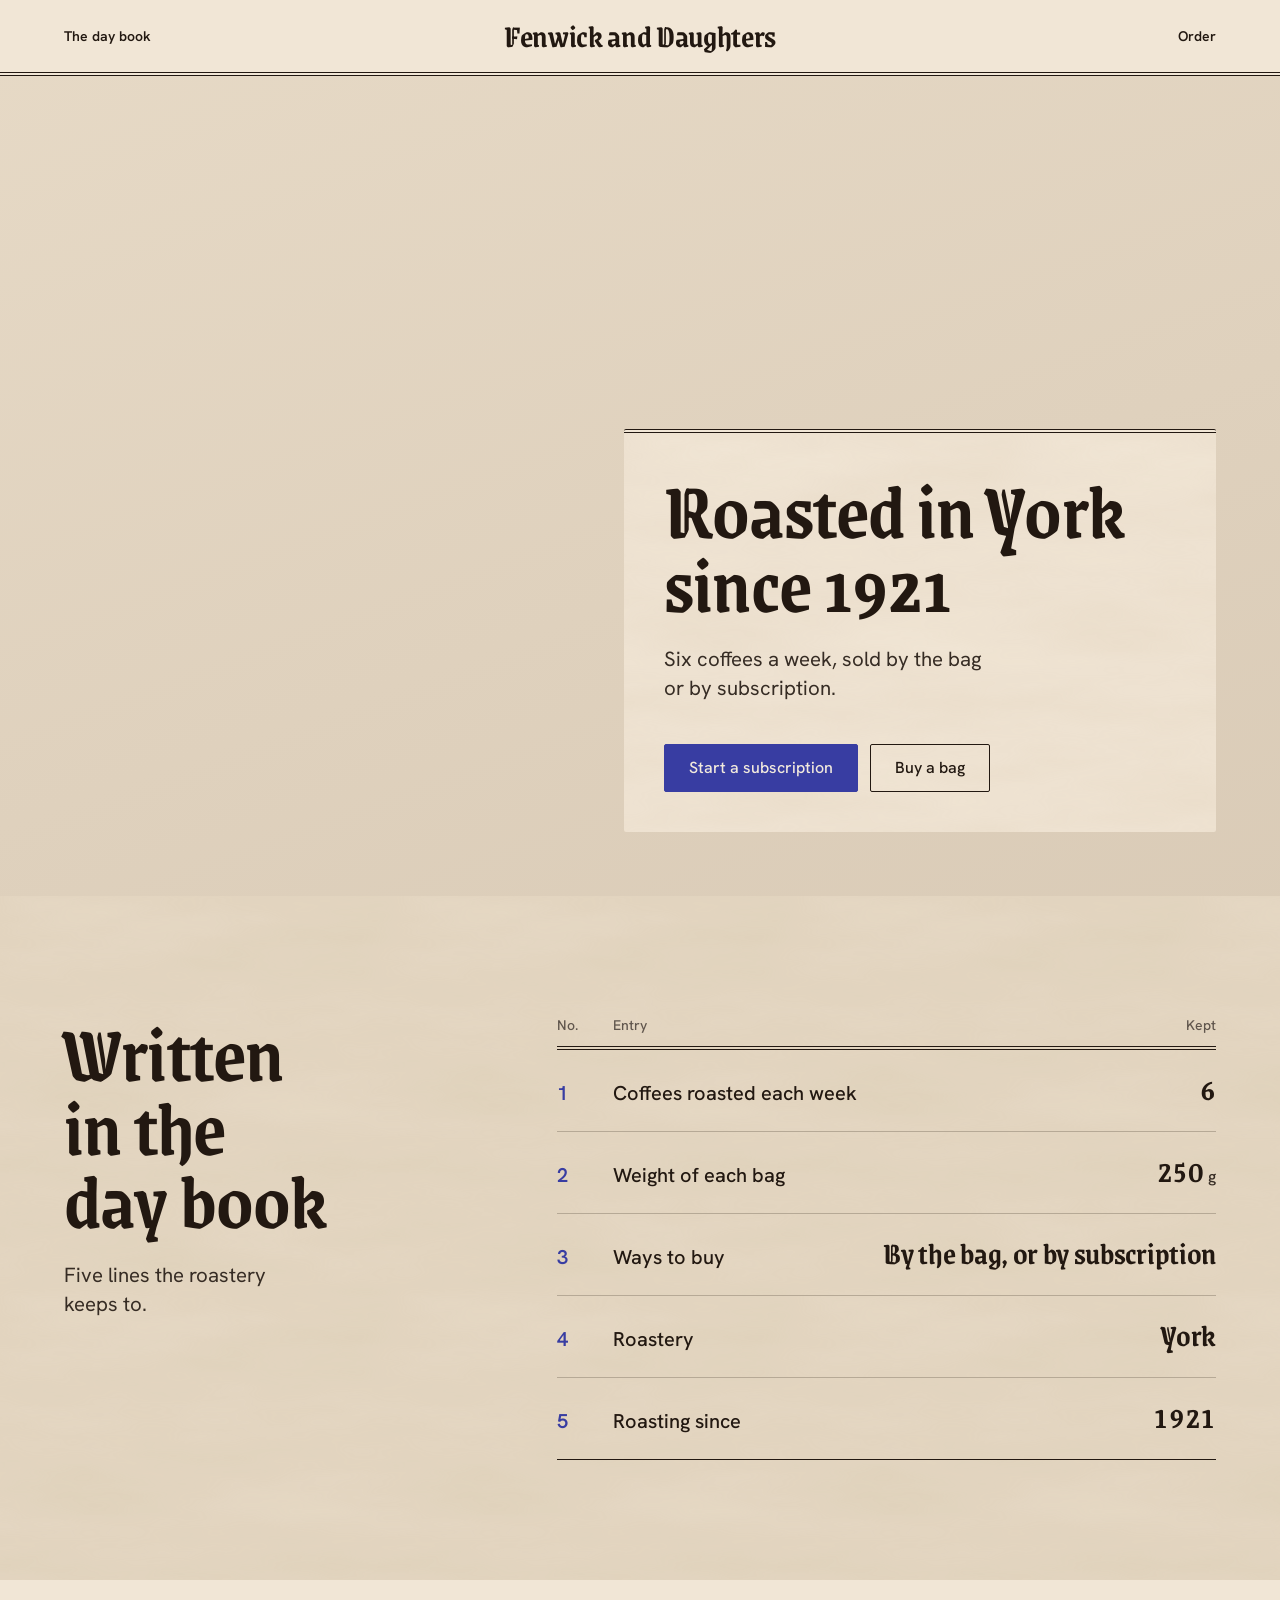
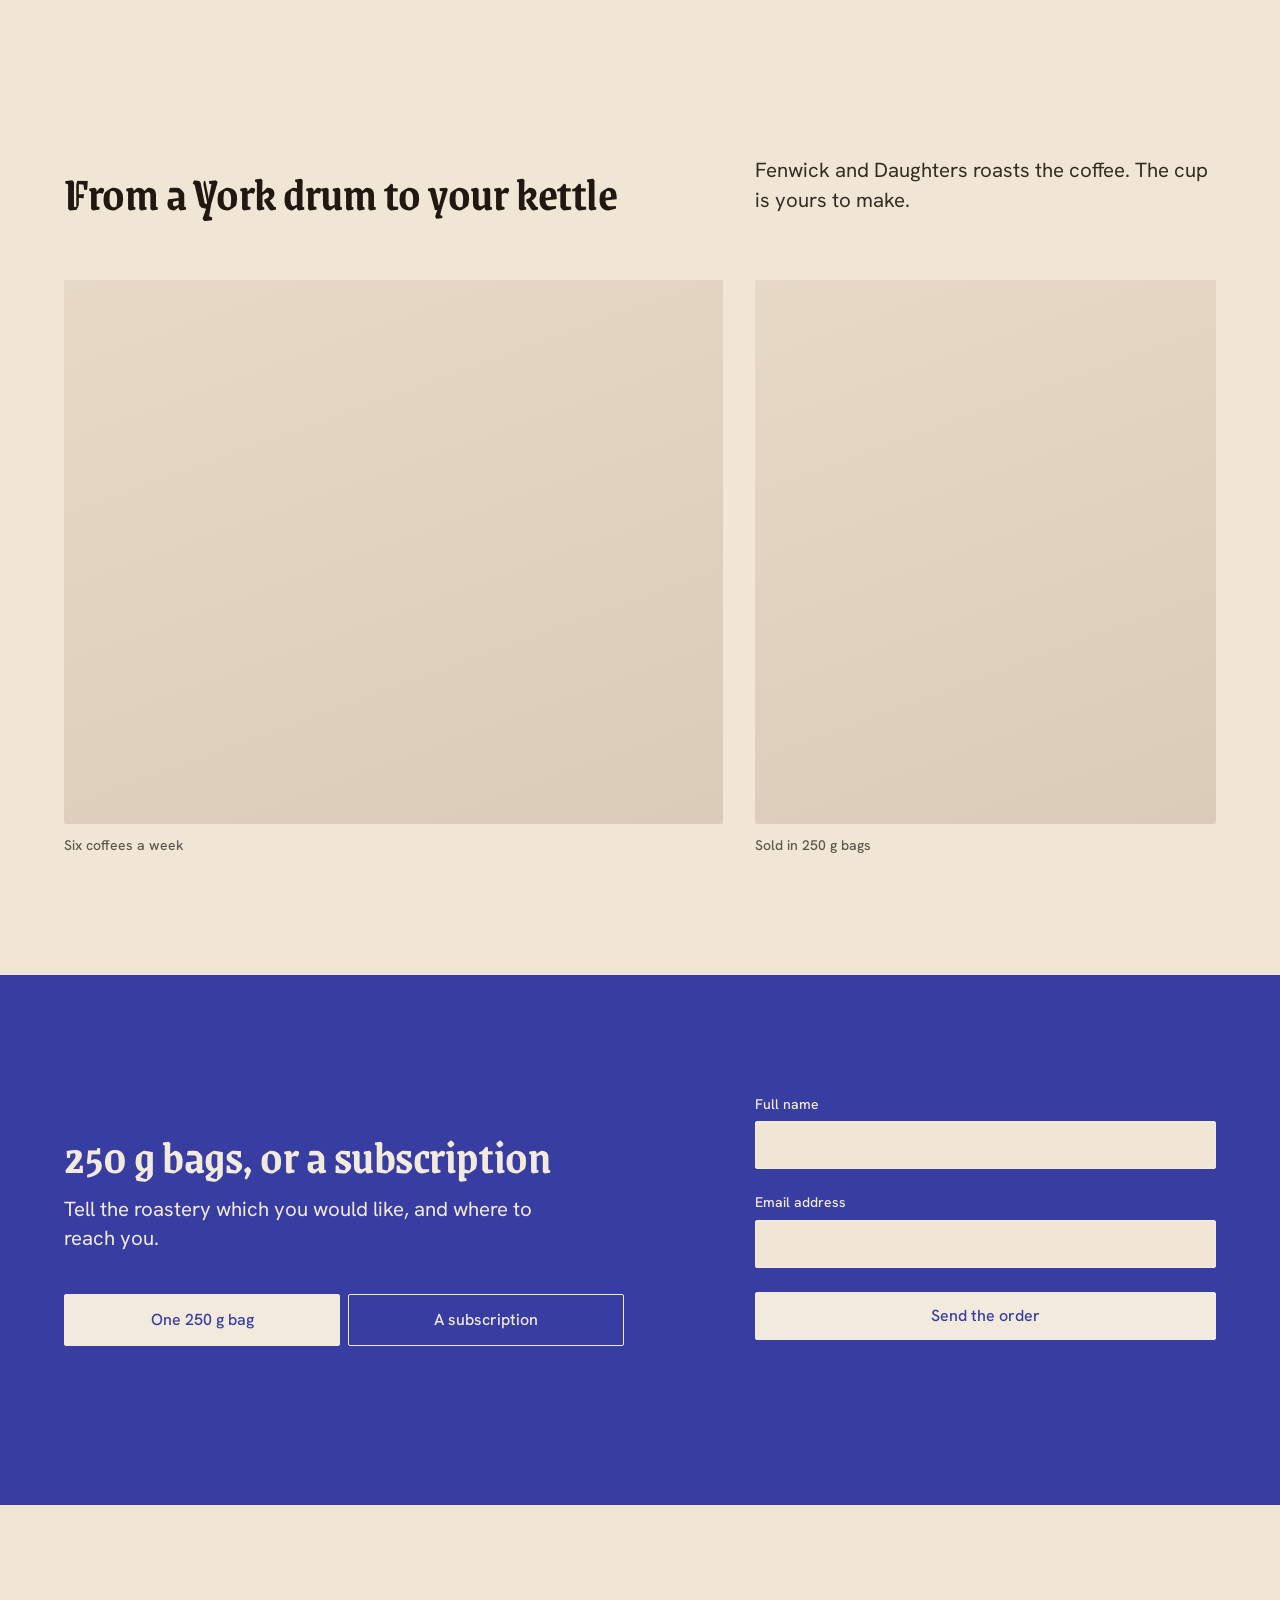
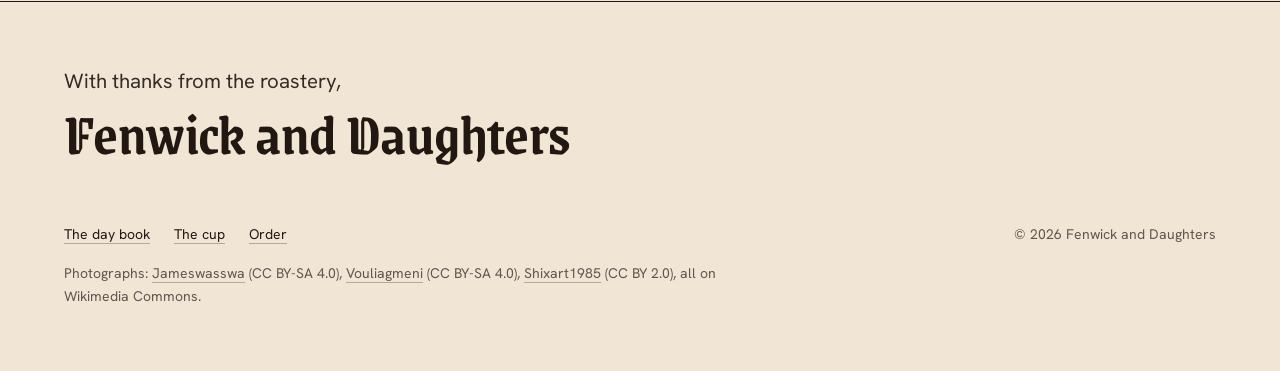
<file: .claude/skills/hallmark/scripts/fixtures/exemplars/editorial.html>
<!doctype html>
<html lang="en-GB">
<head>
<meta charset="utf-8">
<meta name="viewport" content="width=device-width, initial-scale=1">
<title>Fenwick and Daughters, coffee roasted in York since 1921</title>
<meta name="description" content="Fenwick and Daughters roasts six coffees a week in York, sold in 250 g bags or by subscription.">
<link rel="preconnect" href="https://fonts.googleapis.com">
<link rel="preconnect" href="https://fonts.gstatic.com" crossorigin>
<link href="https://fonts.googleapis.com/css2?family=Grenze+Gotisch:wght@600&family=Hanken+Grotesk:wght@400;500;600&family=IBM+Plex+Mono:wght@400&display=swap" rel="stylesheet">
<style>
/* Hallmark · job: buy · shape: Trade Ledger (custom: the roast as a Poster, the house's day book set as its own ledger, the cup as a pair, the order on the pigment) · genre: editorial · theme: Vellum (by request)
 * hero: Poster · nav: masthead, the blackletter wordmark centred over a double rule, one link at each end · footer: letter close · imagery: photographs, library 3, warm con=6 · signature: the roast itself, beans swept round the cooling tray full-bleed under a parchment plate · vellum: parchment
 * axes: light/blackletter/cool · posture: committed · contrast: pass · fold: pass · v2.0.0 */
/* Hallmark · pre-emit critique: P4 H5 E4 S5 R4 V4 · weakest: E, the plate must not bury the hand and the falling beans; it rests on the tray's far side and the plain wall, so the stream and the lever stay clear */
/* Hallmark · hero-review: in-thread · fix · 1 finding · 1 resolved (the head breaks after York) */
/* Hallmark · finish-review: in-thread (the subagent limit was reached) · fix · 3 findings · 1 resolved (the order head failed the swap test, then its blackletter I read as J: now 250 g bags, or a subscription) · 2 answered (the pair's captions are card facts, imagery.md 5; the pair are the closest honest frames the library holds) · gap: none */
/* Hallmark · answered F4 · the order field inverts the primary to parchment on pigment, as the theme's own hint sets it for its one field */
:root {
  color-scheme: light;
  --space-3xs: 2px; --space-2xs: 4px; --space-xs: 8px; --space-sm: 12px; --space-md: 16px; --space-lg: 24px; --space-xl: 40px; --space-2xl: 64px; --space-3xl: 96px; --space-4xl: 144px;
  --text-xs: 0.8125rem; --text-sm: 0.875rem; --text-md: 1rem; --text-lg: 1.25rem; --text-xl: 1.5625rem; --text-2xl: 1.953rem; --text-3xl: 2.441rem;
  --text-display-s: clamp(2.25rem, 4vw + 0.5rem, 3.75rem); --text-display: clamp(2.75rem, 5vw + 1rem, 5.25rem);
  --text-section: clamp(2rem, 2.5vw + 1rem, 3.5rem); --text-title: clamp(1.25rem, 0.75vw + 0.875rem, 1.625rem); --text-lead: clamp(1.125rem, 0.35vw + 1rem, 1.375rem);
  --ease-out: cubic-bezier(0.16, 1, 0.3, 1); --ease-in: cubic-bezier(0.7, 0, 0.84, 0); --ease-in-out: cubic-bezier(0.65, 0, 0.35, 1);
  --dur-micro: 120ms; --dur-short: 220ms; --dur-long: 420ms;
  --color-error: oklch(52% 0.19 27); --color-success: oklch(50% 0.12 150);
  --container: 1440px; --gutter: 64px; --gap-columns: 32px; --section-gap-s: 120px; --section-gap: 144px; --section-gap-l: 176px;
  --z-base: 1; --z-raised: 10; --z-dropdown: 100; --z-sticky: 200; --z-sticky-nav: 300; --z-modal: 400; --z-toast: 500; --z-tooltip: 600;
  --color-paper: oklch(93% 0.025 80); --color-paper-2: oklch(89% 0.03 78); --color-paper-3: oklch(85% 0.032 76);
  --color-ink: oklch(22% 0.02 60); --color-ink-2: oklch(30% 0.02 60); --color-muted: oklch(46% 0.02 65);
  --color-rule: oklch(74% 0.03 75);
  --color-accent: oklch(42% 0.16 275); --color-accent-deep: oklch(34% 0.15 275); --color-accent-ink: oklch(94% 0.02 80);
  --color-focus: oklch(50% 0.17 275); --color-field: var(--color-accent);
  --font-display: "Grenze Gotisch", ui-serif, Georgia, serif; --font-body: "Hanken Grotesk", ui-sans-serif, sans-serif;
  --font-outlier: "IBM Plex Mono", ui-monospace, monospace;
  --radius-card: 2px; --radius-pill: 2px; --rule-hair: 1px; --shadow-card: none;
  --tracking-display: -0.01em; --fibre: 0.5;
}
*, *::before, *::after { box-sizing: border-box; }
html, body { overflow-x: clip; }
html { scrollbar-color: var(--color-muted) var(--color-paper); scroll-padding-top: var(--space-3xl); }
body { margin: 0; background: var(--color-paper); color: var(--color-ink); font-family: var(--font-body); font-size: var(--text-md); line-height: 1.55; -webkit-font-smoothing: antialiased; caret-color: var(--color-accent); }
::selection { background: color-mix(in oklab, var(--color-accent) 22%, transparent); color: var(--color-ink); }
:focus-visible { outline: 2px solid var(--color-focus); outline-offset: 2px; }
a { color: inherit; text-decoration-thickness: 1px; text-underline-offset: 0.16em; }
h1, h2, h3 { margin: 0; font-family: var(--font-display); font-weight: var(--display-weight, 700); font-synthesis: none; letter-spacing: var(--tracking-display); line-height: 1.05; overflow-wrap: break-word; min-width: 0; text-wrap: balance; }
h1 { max-width: 20ch; font-size: var(--text-display); } h2 { max-width: 30ch; font-size: var(--text-section); } h3 { max-width: 40ch; font-size: var(--text-title); line-height: 1.2; }
.lead { font-size: var(--text-lead); line-height: 1.45; max-width: 52ch; }
p { margin: 0; text-wrap: pretty; }
p:not([class]) { max-width: 65ch; }
img, video { max-width: 100%; height: auto; display: block; }
svg { display: block; }
[hidden] { display: none !important; }
button, input, select, textarea { font: inherit; }
.container { width: 100%; max-width: var(--container); margin-inline: auto; padding-inline: var(--gutter); box-sizing: border-box; }
.num, .figure, td.num { font-variant-numeric: tabular-nums; }
.visually-hidden { position: absolute; width: 1px; height: 1px; overflow: hidden; clip-path: inset(50%); white-space: nowrap; }
[data-slot] { position: relative; overflow: hidden; background: linear-gradient(160deg, var(--color-paper-2, var(--color-paper)), var(--color-paper-3, var(--color-paper))); }
[data-slot] > img { position: absolute; inset: 0; width: 100%; height: 100%; object-fit: cover; z-index: 1; }
[data-slot]:has(> img) > :not(img):not([data-keep]) { display: none !important; }
@media (max-width: 60rem) { :root { --gutter: 24px; --section-gap-s: 80px; --section-gap: 96px; --section-gap-l: 120px; } }
@media (max-width: 40rem) { :root { --gutter: 16px; --section-gap-s: 56px; --section-gap: 72px; --section-gap-l: 96px; --gap-columns: 16px; } }
@media (prefers-reduced-motion: reduce) { *:not(.keep-motion), *:not(.keep-motion)::before, *:not(.keep-motion)::after { animation-duration: 0.01ms !important; animation-iteration-count: 1 !important; transition-duration: 0.01ms !important; scroll-behavior: auto !important; } }
/* photographs: warm con=6 */
[data-slot] > img { filter: sepia(0.28) saturate(0.94) contrast(1.06); }
:root {
  --mast-h: 80px;
  --plate-w: 37rem;
  --color-field: var(--color-accent);
}

/* The fibre wash: long tan fibres, stitched so they never tile (texture.md, the low-frequency wash) */
.fibre { position: relative; isolation: isolate; }
.fibre::before { content: ""; position: absolute; inset: 0; z-index: -1; opacity: var(--fibre); mix-blend-mode: multiply; pointer-events: none;
  background-image: url("data:image/svg+xml,%3Csvg xmlns='http://www.w3.org/2000/svg' width='400' height='400'%3E%3Cfilter id='p' x='0' y='0' width='100%25' height='100%25'%3E%3CfeTurbulence type='fractalNoise' baseFrequency='0.004 0.02' numOctaves='4' seed='4' stitchTiles='stitch'/%3E%3CfeColorMatrix values='0 0 0 0 0.62 0 0 0 0 0.52 0 0 0 0 0.36 0 0 0 0.3 0'/%3E%3C/filter%3E%3Crect width='100%25' height='100%25' filter='url(%23p)'/%3E%3C/svg%3E"); }

/* Type */
h1, h2 { font-weight: 600; line-height: 0.92; color: var(--color-ink); }
h3 { font-family: var(--font-body); font-weight: 600; }
.lead { color: var(--color-ink-2); }

/* Controls */
.btn { display: inline-flex; align-items: center; justify-content: center; min-height: 48px; padding: 0 var(--space-lg); border: var(--rule-hair) solid var(--color-ink); border-radius: var(--radius-card); background: transparent; color: var(--color-ink); font: 500 var(--text-md)/1 var(--font-body); text-decoration: none; white-space: nowrap; cursor: pointer;
  transition: background-color var(--dur-micro) var(--ease-out), border-color var(--dur-micro) var(--ease-out), color var(--dur-micro) var(--ease-out); }
.btn:hover { background: var(--color-paper-2); }
.btn:active { transform: translateY(1px); }
.btn:focus-visible { outline: 2px solid var(--color-focus); outline-offset: 2px; }
.btn:disabled, .btn[aria-disabled="true"] { opacity: 0.55; cursor: not-allowed; transform: none; }
.btn--primary { background: var(--color-accent); border-color: var(--color-accent); color: var(--color-accent-ink); }
.btn--primary:hover { background: var(--color-accent-deep); border-color: var(--color-accent-deep); }

.skip { position: absolute; left: var(--space-md); top: calc(-1 * var(--space-3xl)); z-index: var(--z-toast); padding: var(--space-xs) var(--space-md); background: var(--color-ink); color: var(--color-paper); }
.skip:focus-visible { top: var(--space-md); }

/* Masthead */
.mast__bar { display: grid; grid-template-columns: minmax(0, 1fr) auto minmax(0, 1fr); align-items: center; min-height: calc(var(--mast-h) - 4px); border-bottom: 4px double var(--color-ink); }
.wordmark { font: 600 2rem/1 var(--font-display); letter-spacing: var(--tracking-display); color: var(--color-ink); text-decoration: none; white-space: nowrap; padding-block: var(--space-sm); }
.mast__link { justify-self: start; font: 600 var(--text-sm)/1 var(--font-body); color: var(--color-ink); padding-block: var(--space-sm); text-decoration: underline 1px; text-decoration-color: transparent; text-underline-offset: 0.3em;
  transition: text-decoration-color var(--dur-short) var(--ease-out), color var(--dur-micro) var(--ease-out); }
.mast__link--end { justify-self: end; }
.mast__link:hover { text-decoration-color: var(--color-accent); color: var(--color-accent); }
.wordmark:focus-visible, .mast__link:focus-visible { outline: 2px solid var(--color-focus); outline-offset: 4px; }

/* Hero: the roast, full-bleed, under a parchment plate */
.hero { position: relative; height: calc(100dvh - var(--mast-h)); min-height: 36rem; overflow: hidden; background: var(--color-ink); color: var(--color-paper); }
.hero__photo { position: absolute; inset: 0; margin: 0; }
.hero__photo > img { object-position: 50% 62%; }
.hero__inner { position: relative; z-index: var(--z-raised); height: 100%; display: flex; align-items: flex-end; justify-content: flex-end; padding-bottom: var(--space-2xl); box-sizing: border-box; }
.plate { width: min(100%, var(--plate-w)); box-sizing: border-box; padding: var(--space-xl); background: var(--color-paper); color: var(--color-ink); border-top: 4px double var(--color-ink); border-radius: var(--radius-card); }
.plate h1 { font-size: var(--text-display); max-width: 16ch; }
.plate .lead { margin-top: var(--space-lg); max-width: 30ch; }
.actions { display: flex; flex-wrap: wrap; gap: var(--space-sm); margin-top: var(--space-xl); }

@media (max-width: 60rem) {
  .hero { height: auto; min-height: 0; background: none; color: var(--color-ink); overflow: visible; }
  .hero__photo { position: relative; aspect-ratio: 4 / 3; }
  .hero__inner { height: auto; padding-bottom: 0; }
  .plate { width: 100%; padding: var(--space-xl) 0 0; background: none; border-top: 0; }
  .plate.fibre::before { display: none; }
  .wordmark { font-size: 1.875rem; }
}
@media (max-width: 40rem) {
  .mast__bar { grid-template-columns: auto; justify-items: center; row-gap: var(--space-2xs); padding-block: var(--space-xs); }
  .mast__link { display: none; }
}

/* Shared section grid: one container, twelve columns, one column gap */
.split { display: grid; grid-template-columns: repeat(12, minmax(0, 1fr)); column-gap: var(--gap-columns); }
.band { background: var(--color-paper-2); padding-block: var(--section-gap-s); }
.photo { margin: 0; border-radius: var(--radius-card); }
.photo > img { outline: var(--rule-hair) solid var(--color-rule); outline-offset: -1px; }
figcaption { margin-top: var(--space-sm); font: 500 var(--text-sm)/1.4 var(--font-body); color: var(--color-muted); }

/* The day book: the house's ledger on the fibre band, the entries kept in the hand of the wordmark */
.ledger__grid { align-items: start; }
.ledger__text { grid-column: 1 / span 4; position: sticky; top: var(--space-2xl); }
.ledger__text h2 { font-size: var(--text-display); max-width: 9ch; }
.ledger .lead { margin-top: var(--space-lg); max-width: 22ch; }
.ledger__book { grid-column: 6 / span 7; }
.book { width: 100%; border-collapse: collapse; font-size: var(--text-lg); line-height: 1.35; }
.book thead th { padding: 0 0 var(--space-sm); border-bottom: 4px double var(--color-ink); font: 500 var(--text-sm)/1.3 var(--font-body); color: var(--color-muted); text-align: left; }
.book td, .book tbody th { padding: var(--space-lg) 0; border-top: var(--rule-hair) solid var(--color-rule); vertical-align: baseline; }
.book tbody tr:first-child > * { border-top: 0; }
.book tbody tr:last-child > * { border-bottom: var(--rule-hair) solid var(--color-ink); }
.book tbody th { font-weight: 500; text-align: left; color: var(--color-ink); }
.book .idx { width: 3.5rem; font-weight: 600; color: var(--color-accent); }
.book .r, .book thead th.r { text-align: right; }
.book td.r { font: 600 var(--text-2xl)/1 var(--font-display); letter-spacing: var(--tracking-display); color: var(--color-ink); }
.book td.r .unit { font: 500 var(--text-md)/1 var(--font-body); color: var(--color-ink-2); }
.book .num { font-variant-numeric: lining-nums tabular-nums; }

/* The cup: one wide frame, then a pair, each with its fact */
.cup { padding-top: var(--section-gap-l); }
.cup__head { align-items: end; }
.cup__head h2 { grid-column: 1 / span 6; }
.cup__head .lead { grid-column: 8 / span 5; }
.cup__pair { margin-top: var(--space-2xl); }
.cup__pair > figure { margin: 0; }
.cup__note { grid-column: 1 / span 7; }
.cup__cup { grid-column: 8 / span 5; }
.cup__pair .photo { height: 34rem; }

/* The order, on the one pigment field */
.order-band { margin-top: var(--section-gap-s); padding-block: var(--section-gap-s); background: var(--color-field); color: var(--color-accent-ink); }
.order-band h2 { color: var(--color-accent-ink); }
.order-band .lead { margin-top: var(--space-md); color: var(--color-accent-ink); }
.order-band :focus-visible { outline-color: var(--color-accent-ink); }
.order { align-items: center; }
.order__text { grid-column: 1 / span 6; }
.order__fields { grid-column: 8 / span 5; display: grid; gap: var(--space-lg); }
.seg { display: grid; grid-template-columns: repeat(2, minmax(0, 1fr)); gap: var(--space-xs); margin: var(--space-xl) 0 0; padding: 0; border: 0; }
.field label { font: 500 var(--text-sm)/1.3 var(--font-body); color: var(--color-accent-ink); }
.seg input { position: absolute; width: 1px; height: 1px; opacity: 0; }
.seg label { display: flex; align-items: center; justify-content: center; min-height: 52px; padding: 0 var(--space-md); border: var(--rule-hair) solid var(--color-accent-ink); border-radius: var(--radius-card); font-weight: 500; cursor: pointer;
  transition: background-color var(--dur-micro) var(--ease-out), color var(--dur-micro) var(--ease-out); }
.seg label:hover { background: var(--color-accent-deep); }
.seg input:checked + label { background: var(--color-accent-ink); color: var(--color-accent); }
.seg input:focus-visible + label { outline: 2px solid var(--color-accent-ink); outline-offset: 2px; }
.field { display: grid; gap: var(--space-xs); }
.field input { min-height: 48px; padding: 0 var(--space-md); border: var(--rule-hair) solid var(--color-accent-ink); border-radius: var(--radius-card); background: var(--color-paper); color: var(--color-ink); outline: 2px solid transparent; outline-offset: 2px; }
.field input:focus-visible { outline-color: var(--color-accent-ink); }
.field input[aria-invalid] { border-color: var(--color-error); box-shadow: inset 0 0 0 1px var(--color-error); }
.field input:disabled { opacity: 0.55; cursor: not-allowed; }
.btn--on-field { width: 100%; background: var(--color-accent-ink); border-color: var(--color-accent-ink); color: var(--color-accent); }
.btn--on-field:hover { background: var(--color-paper-2); border-color: var(--color-paper-2); }
.help { min-height: 1lh; font-size: var(--text-sm); color: var(--color-accent-ink); }

/* The letter close */
.letter { padding-block: var(--space-3xl) var(--space-2xl); }
.letter__inner { padding-top: var(--space-2xl); border-top: var(--rule-hair) solid var(--color-ink); }
.letter__sign { font-size: var(--text-lead); color: var(--color-ink-2); }
.letter__name { margin-top: var(--space-xs); font: 600 var(--text-display-s)/0.92 var(--font-display); letter-spacing: var(--tracking-display); color: var(--color-ink); }
.letter__foot { display: flex; flex-wrap: wrap; justify-content: space-between; align-items: baseline; gap: var(--space-md) var(--space-xl); margin-top: var(--space-2xl); }
.letter__nav { display: flex; flex-wrap: wrap; gap: var(--space-lg); }
.letter__nav a { font-size: var(--text-sm); color: var(--color-ink); text-decoration-color: var(--color-rule); text-underline-offset: 0.25em; transition: text-decoration-color var(--dur-short) var(--ease-out); }
.letter__nav a:hover { text-decoration-color: var(--color-accent); }
.letter__nav a:focus-visible { outline: 2px solid var(--color-focus); outline-offset: 2px; }
.legal { font-size: var(--text-sm); color: var(--color-muted); }
.letter__credit { flex: 1 0 100%; max-width: 88ch; font-size: var(--text-sm); line-height: 1.6; color: var(--color-muted); }
.letter__credit a { color: inherit; text-decoration-color: var(--color-rule); text-underline-offset: 0.25em; }
.letter__credit a:hover { color: var(--color-ink); text-decoration-color: var(--color-accent); }

@media (max-width: 60rem) {
  .ledger__text, .ledger__book, .cup__head h2, .cup__head .lead, .cup__note, .cup__cup, .order__text, .order__fields { grid-column: 1 / -1; }
  .ledger__text { position: static; }
  .ledger__book { margin-top: var(--space-2xl); }
  .book td.r { font-size: var(--text-xl); }
  .cup__head .lead { margin-top: var(--space-md); }
  .cup__pair { row-gap: var(--space-xl); }
  .cup__pair .photo { height: auto; aspect-ratio: 4 / 3; }
  .order__fields { margin-top: var(--space-xl); }
}
@media (max-width: 40rem) {
  .book { font-size: var(--text-md); }
  .book .idx { width: 2rem; }
}
</style>
<script>document.documentElement.classList.add('js');</script>
</head>
<body id="top">
<a class="skip" href="#main">Skip to content</a>

<header class="mast">
  <div class="container mast__bar">
    <a class="mast__link" href="#daybook">The day book</a>
    <a class="wordmark" href="#top" aria-label="Fenwick and Daughters, back to the top">Fenwick and Daughters</a>
    <a class="mast__link mast__link--end" href="#order">Order</a>
  </div>
</header>

<main id="main">
  <section class="hero" aria-labelledby="hero-h">
    <figure class="hero__photo" data-slot="roaster" data-alt="The York roaster at work, a fresh roast tipping into the cooling tray">
      <img src="https://upload.wikimedia.org/wikipedia/commons/thumb/3/3b/Cooling_time_for_coffee.jpg/1280px-Cooling_time_for_coffee.jpg" width="1920" height="1348" fetchpriority="high"
           alt="A fresh roast swept round the cooling tray by its paddle arm" style="object-position: 50% 55%">
    </figure>
    <div class="container hero__inner">
      <div class="plate fibre">
        <h1 id="hero-h">Roasted in York<br> since 1921</h1>
        <p class="lead">Six coffees a week, sold by the bag or by subscription.</p>
        <div class="actions">
          <a class="btn btn--primary" href="#order" data-kind="subscription">Start a subscription</a>
          <a class="btn" href="#order" data-kind="bag">Buy a bag</a>
        </div>
      </div>
    </div>
  </section>

  <section class="ledger band fibre" id="daybook" aria-labelledby="ledger-h">
    <div class="container split ledger__grid">
      <div class="ledger__text">
        <h2 id="ledger-h">Written in the day book</h2>
        <p class="lead">Five lines the roastery keeps to.</p>
      </div>
      <div class="ledger__book">
        <table class="book">
          <thead>
            <tr><th scope="col">No.</th><th scope="col">Entry</th><th scope="col" class="r">Kept</th></tr>
          </thead>
          <tbody>
            <tr><td class="idx">1</td><th scope="row">Coffees roasted each week</th><td class="r"><span class="num">6</span></td></tr>
            <tr><td class="idx">2</td><th scope="row">Weight of each bag</th><td class="r"><span class="num">250</span>&nbsp;<span class="unit">g</span></td></tr>
            <tr><td class="idx">3</td><th scope="row">Ways to buy</th><td class="r">By the bag, or by subscription</td></tr>
            <tr><td class="idx">4</td><th scope="row">Roastery</th><td class="r">York</td></tr>
            <tr><td class="idx">5</td><th scope="row">Roasting since</th><td class="r"><span class="num">1921</span></td></tr>
          </tbody>
        </table>
      </div>
    </div>
  </section>

  <section class="cup" id="cup" aria-labelledby="cup-h">
    <div class="container">
      <div class="split cup__head">
        <h2 id="cup-h">From a York drum to your kettle</h2>
        <p class="lead">Fenwick and Daughters roasts the coffee. The cup is yours to make.</p>
      </div>
      <div class="split cup__pair">
        <figure class="cup__note">
          <div class="photo" data-slot="desk" data-alt="The York roaster between roasts, the drum over its cooling tray">
            <img src="https://upload.wikimedia.org/wikipedia/commons/thumb/2/2d/Coffee_roasting_machine%2C_The_Roastery%2C_Coaltown_Coffee%2C_Ammanford%2C_Wales.jpg/1280px-Coffee_roasting_machine%2C_The_Roastery%2C_Coaltown_Coffee%2C_Ammanford%2C_Wales.jpg" width="1920" height="2560" loading="lazy"
                 alt="A drum coffee roaster above its copper cooling tray in a roastery" style="object-position: 50% 69%">
          </div>
          <figcaption>Six coffees a week</figcaption>
        </figure>
        <figure class="cup__cup">
          <div class="photo" data-slot="cup" data-alt="A cup of Fenwick and Daughters coffee on the shop counter">
            <img src="https://upload.wikimedia.org/wikipedia/commons/thumb/5/52/Espresso_coffee_pouring_from_retro_espresso_machine.jpg/1280px-Espresso_coffee_pouring_from_retro_espresso_machine.jpg" width="1920" height="2876" loading="lazy"
                 alt="Espresso streaming from a chrome machine into two glass cups" style="object-position: 50% 62%">
          </div>
          <figcaption>Sold in 250&nbsp;g bags</figcaption>
        </figure>
      </div>
    </div>
  </section>

  <section class="order-band" id="order" aria-labelledby="order-h">
    <div class="container">
      <form class="split order" data-endpoint="" novalidate>
        <div class="order__text">
          <h2 id="order-h">250&nbsp;g bags, or a subscription</h2>
          <p class="lead">Tell the roastery which you would like, and where to reach you.</p>
          <fieldset class="seg">
            <legend class="visually-hidden">How would you like it?</legend>
            <input type="radio" name="kind" id="kind-bag" value="bag" checked><label for="kind-bag">One 250&nbsp;g bag</label>
            <input type="radio" name="kind" id="kind-sub" value="subscription"><label for="kind-sub">A subscription</label>
          </fieldset>
        </div>
        <div class="order__fields">
          <div class="field">
            <label for="order-name">Full name</label>
            <input id="order-name" name="name" type="text" autocomplete="name" required>
          </div>
          <div class="field">
            <label for="order-email">Email address</label>
            <input id="order-email" name="email" type="email" autocomplete="email" inputmode="email" required>
          </div>
          <button class="btn btn--on-field" type="submit">Send the order</button>
          <p class="help" id="order-help" aria-live="polite"></p>
        </div>
      </form>
    </div>
  </section>
</main>

<footer class="letter">
  <div class="container letter__inner">
    <p class="letter__sign">With thanks from the roastery,</p>
    <p class="letter__name">Fenwick and Daughters</p>
    <div class="letter__foot">
      <nav class="letter__nav" aria-label="Footer">
        <a href="#daybook">The day book</a>
        <a href="#cup">The cup</a>
        <a href="#order">Order</a>
      </nav>
      <p class="legal">&copy; 2026 Fenwick and Daughters</p>
      <p class="letter__credit" data-credits>Photographs: <a href="https://commons.wikimedia.org/wiki/File:Cooling_time_for_coffee.jpg">Jameswasswa</a> (CC&nbsp;BY-SA&nbsp;4.0), <a href="https://commons.wikimedia.org/wiki/File:Coffee_roasting_machine,_The_Roastery,_Coaltown_Coffee,_Ammanford,_Wales.jpg">Vouliagmeni</a> (CC&nbsp;BY-SA&nbsp;4.0), <a href="https://commons.wikimedia.org/wiki/File:Espresso_coffee_pouring_from_retro_espresso_machine.jpg">Shixart1985</a> (CC&nbsp;BY&nbsp;2.0), all on Wikimedia Commons.</p>
    </div>
  </div>
</footer>

<script>
window.hallmarkSlots = (m) => { for (const [k, v] of Object.entries(m)) { const s = document.querySelector(`[data-slot="${k}"]`); if (!s) continue; const im = new Image(); im.src = typeof v === 'string' ? v : v.src; im.alt = (typeof v === 'object' && v.alt) || s.dataset.alt || ''; s.querySelectorAll(':scope > img').forEach((o) => o.remove()); s.prepend(im); } };
document.querySelectorAll('[data-slot] > img').forEach((i) => { if (i.complete && !i.naturalWidth) i.remove(); else i.addEventListener('error', () => i.remove(), { once: true }); });
document.querySelectorAll('[data-kind]').forEach((a) => a.addEventListener('click', () => { const r = document.getElementById(a.dataset.kind === 'subscription' ? 'kind-sub' : 'kind-bag'); if (r) r.checked = true; }));
document.querySelectorAll('form[data-endpoint]').forEach((form) => {
  const help = form.querySelector('[aria-live]');
  const fields = [...form.querySelectorAll('input[required]')];
  form.addEventListener('submit', (e) => {
    e.preventDefault();
    const bad = fields.filter((i) => !i.checkValidity());
    fields.forEach((i) => { i.toggleAttribute('aria-invalid', bad.includes(i)); if (bad.includes(i)) i.setAttribute('aria-describedby', help.id); else i.removeAttribute('aria-describedby'); });
    if (bad.length) { help.textContent = bad[0].type === 'email' ? 'That email address looks incomplete. Write it as name@example.com.' : 'Add your name, so the roastery knows who the coffee is for.'; bad[0].focus(); return; }
    if (!form.dataset.endpoint) { help.textContent = 'Nothing was sent: this form is not connected yet.'; return; }
    fetch(form.dataset.endpoint, { method: 'POST', body: new FormData(form) })
      .then((r) => { help.textContent = r.ok ? 'The roastery has your order and will write to ' + form.elements.email.value.trim() + '.' : 'That did not go through. Try again in a minute.'; })
      .catch(() => { help.textContent = 'That did not go through. Try again in a minute.'; });
  });
});
</script>
</body>
</html>
</file>
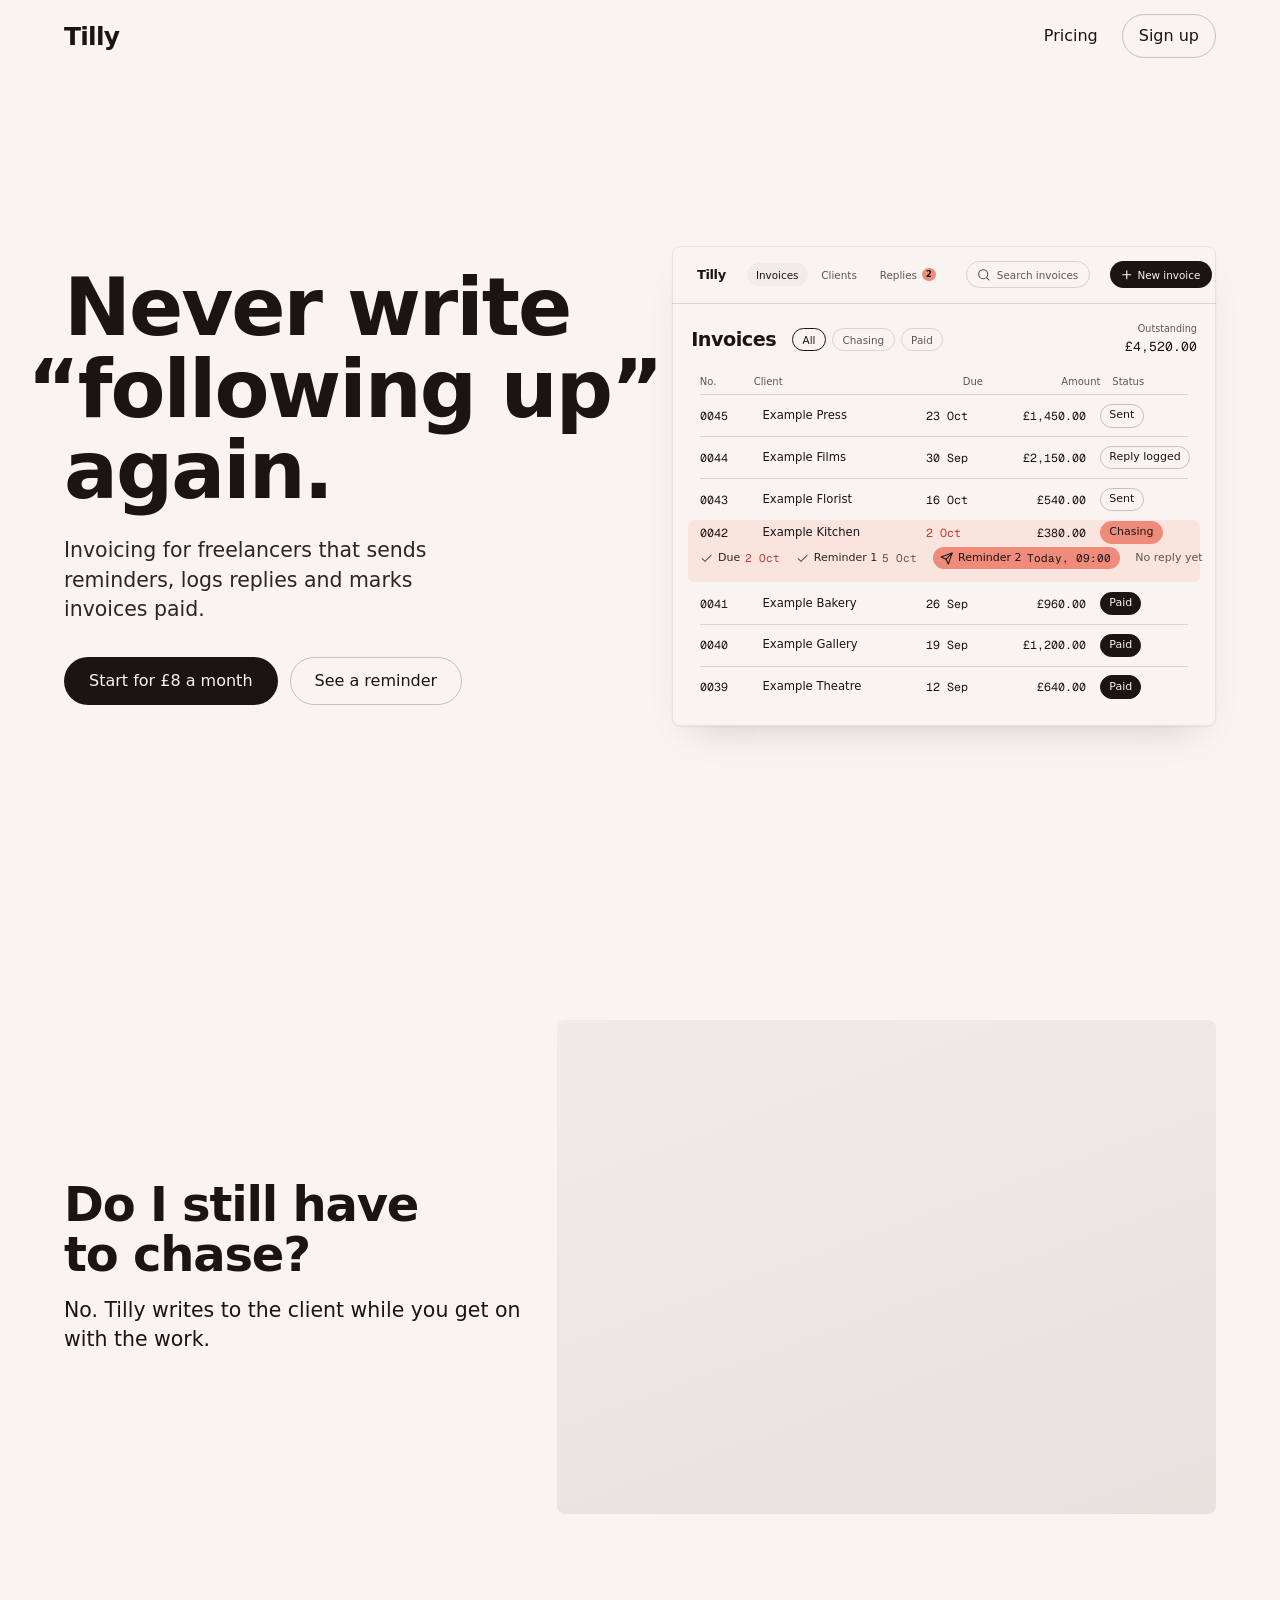
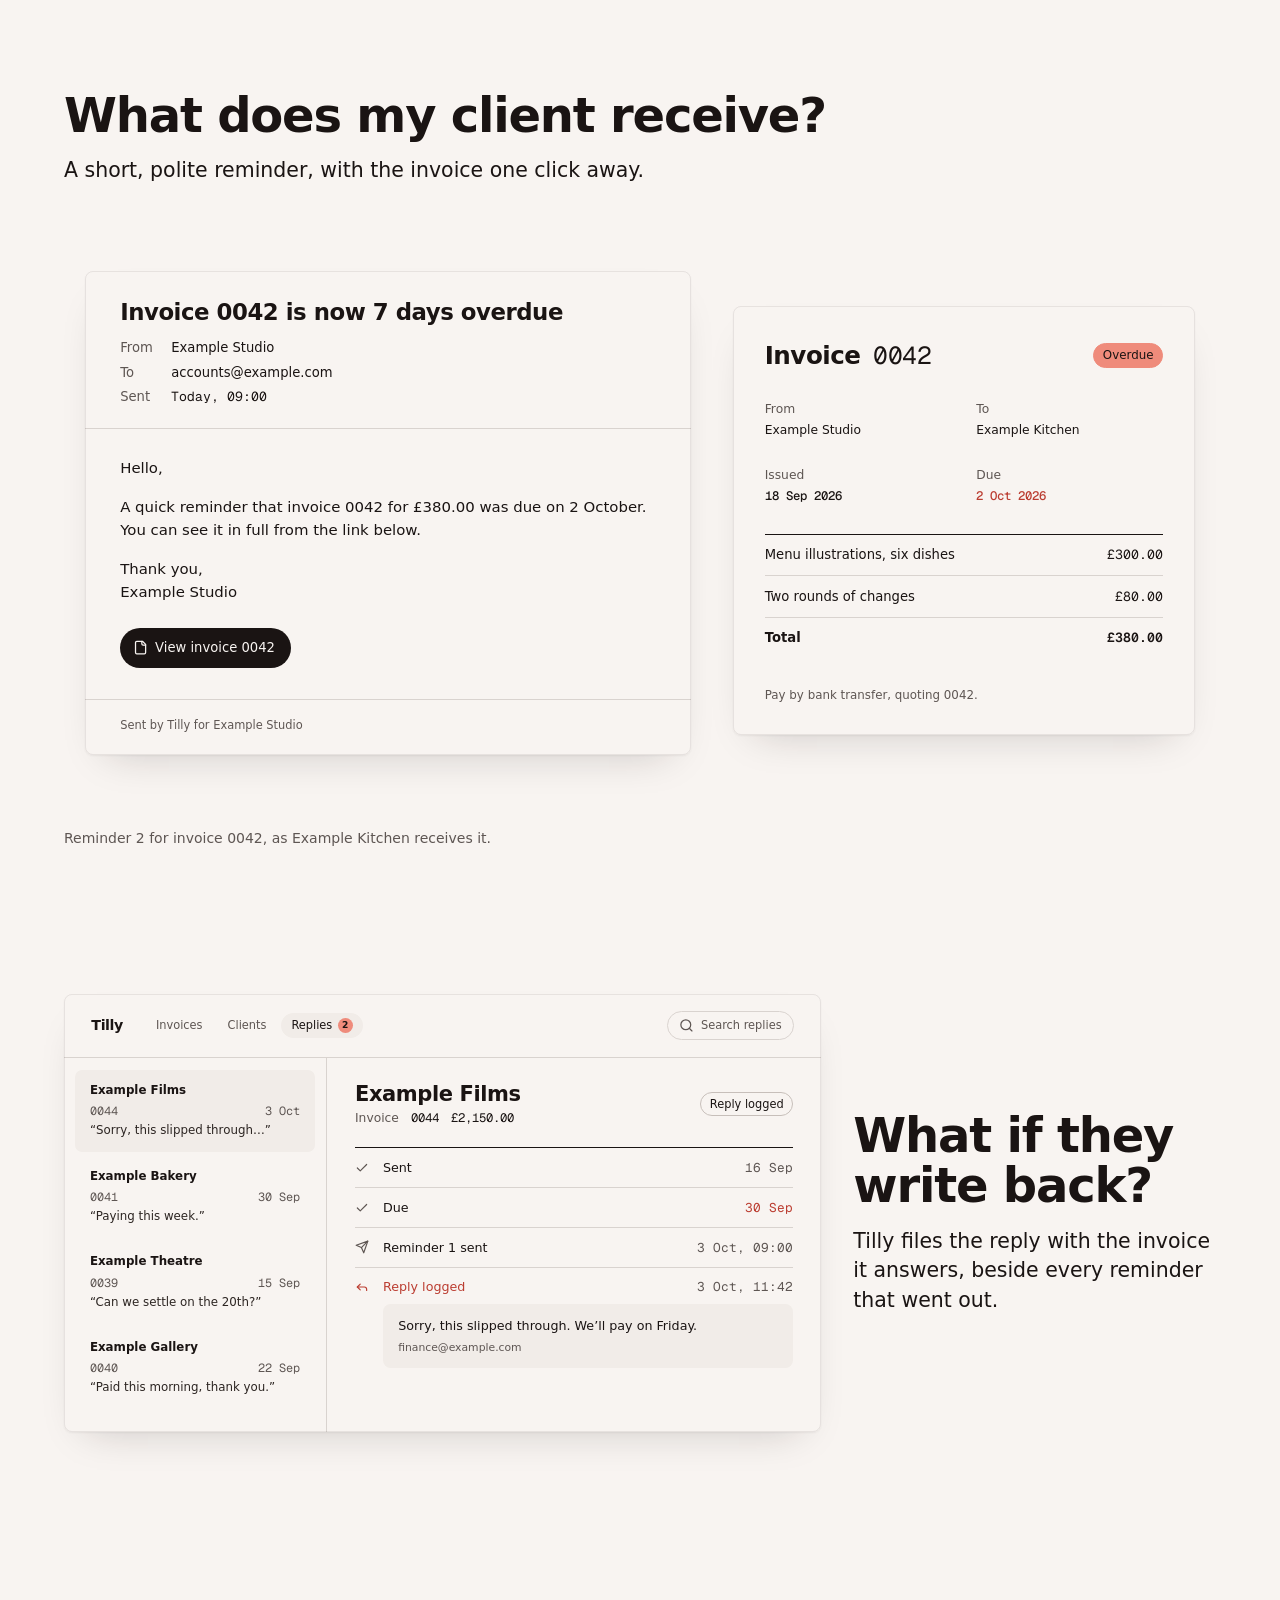
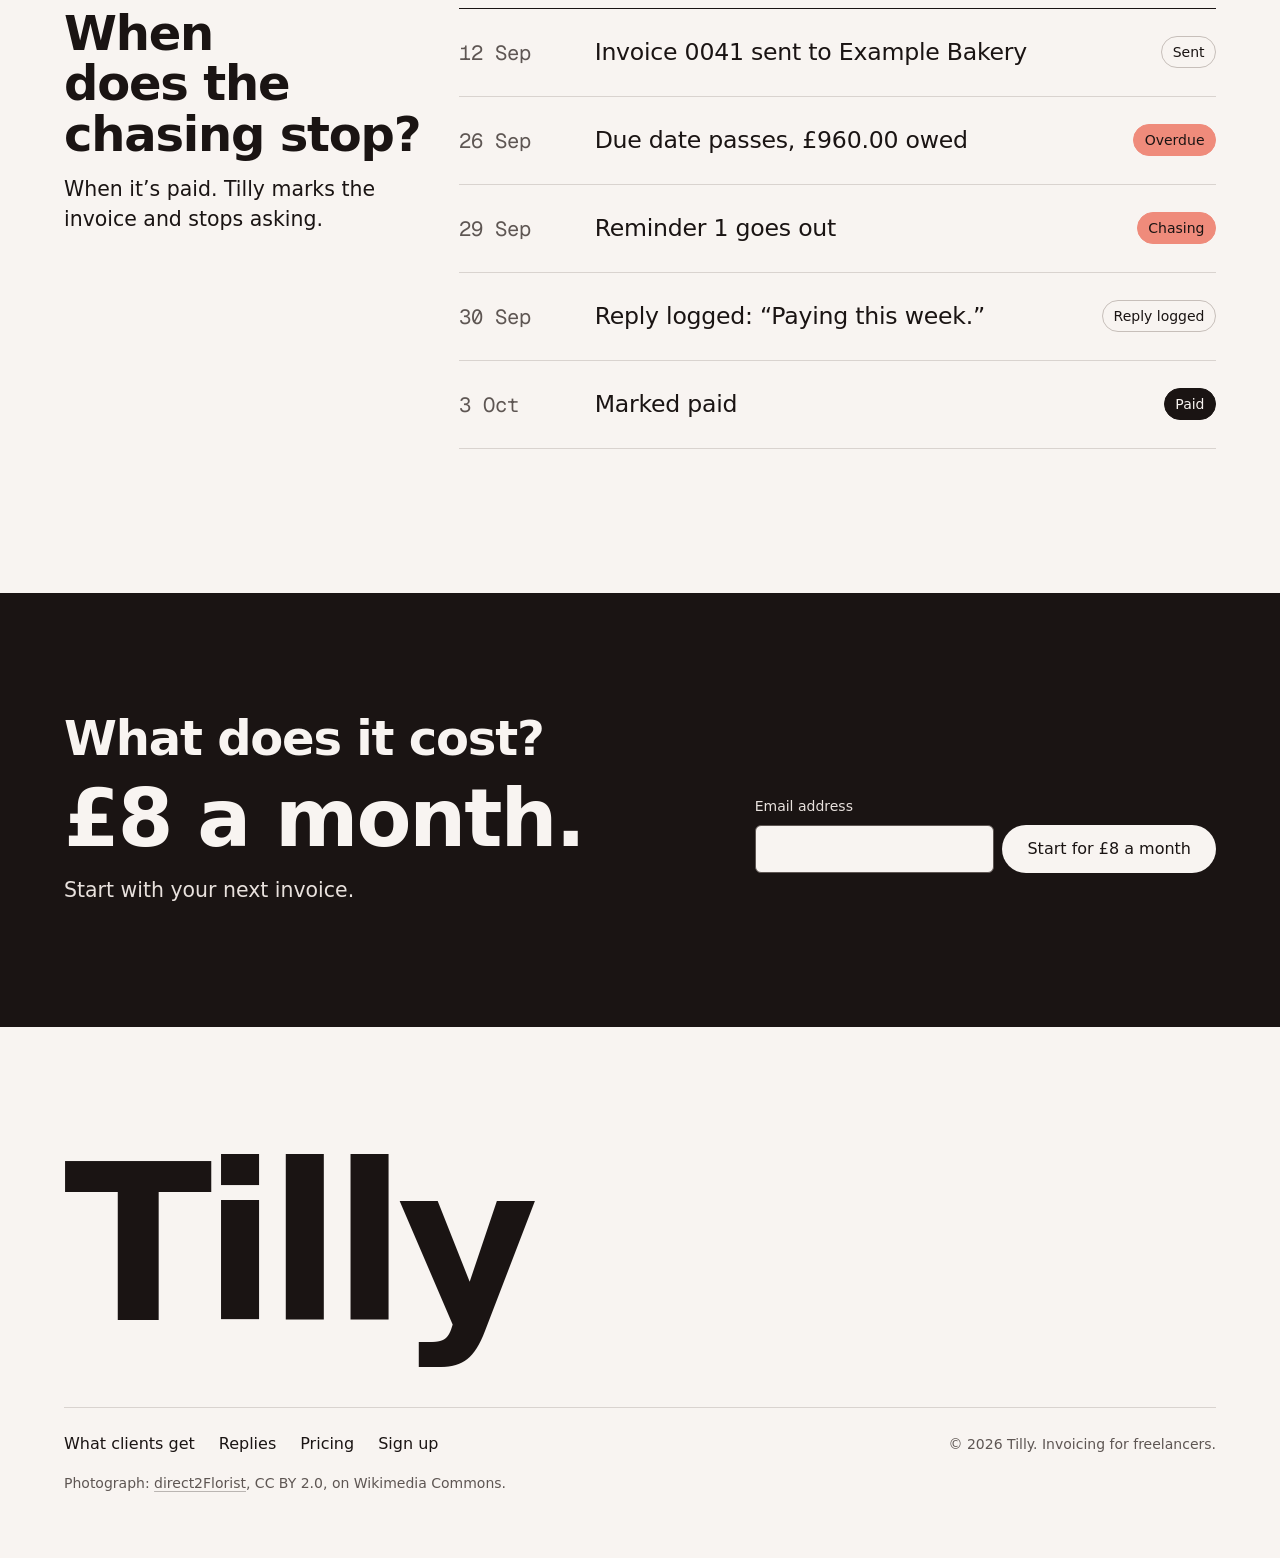
<file: .claude/skills/hallmark/scripts/fixtures/exemplars/modern-minimal.html>
<!doctype html>
<html lang="en-GB">
<head>
<meta charset="utf-8">
<meta name="viewport" content="width=device-width, initial-scale=1">
<title>Tilly, invoicing that chases late payments for you</title>
<meta name="description" content="Tilly is invoicing for freelancers that sends the reminders, logs the replies and marks invoices paid, for 8 pounds a month.">
<link rel="preconnect" href="https://api.fontshare.com" crossorigin>
<link rel="preconnect" href="https://fonts.googleapis.com">
<link rel="preconnect" href="https://fonts.gstatic.com" crossorigin>
<link href="https://api.fontshare.com/v2/css?f[]=general-sans@400,500,600&amp;display=swap" rel="stylesheet">
<link href="https://fonts.googleapis.com/css2?family=Geist+Mono:wght@400&amp;display=swap" rel="stylesheet">
<style>
/* Hallmark · job: sign up · shape: Conversational FAQ, opened by the product · genre: modern-minimal · theme: Coral (by request)
 * hero: Settled · nav: edge-aligned, the wordmark at the left, one link and one outlined pill at the right · footer: mast, the wordmark large over the links · imagery: product sample in hero, demo-2 and demo-3, photographs library 1 muted sepia=8 · signature: invoice 0042 being chased, live in the hero
 * axes: light/grotesk-sans/warm · posture: restrained · contrast: pass · fold: pass · v2.0.0 */
/* Hallmark · pre-emit critique: P4 H4 E4 S5 R4 V5 · weakest: E, the built screens must read as one product at every width, so every inner length is in em on a container-unit base, the screens scale as a whole and re-lay themselves on a phone */
/* Hallmark · hero-review: subagent · fix · 5 findings · 5 resolved · finish-review: in-thread, the subagent limit was reached · ship · 1 finding · 1 resolved · gap: none */
:root {
  color-scheme: light;
  --space-3xs: 2px; --space-2xs: 4px; --space-xs: 8px; --space-sm: 12px; --space-md: 16px; --space-lg: 24px; --space-xl: 40px; --space-2xl: 64px; --space-3xl: 96px; --space-4xl: 144px;
  --text-xs: 0.8125rem; --text-sm: 0.875rem; --text-md: 1rem; --text-lg: 1.25rem; --text-xl: 1.5625rem; --text-2xl: 1.953rem; --text-3xl: 2.441rem;
  --text-display-s: clamp(2.25rem, 4vw + 0.5rem, 3.75rem); --text-display: clamp(2.75rem, 5vw + 1rem, 5.25rem);
  --text-section: clamp(2rem, 2.5vw + 1rem, 3.5rem); --text-title: clamp(1.25rem, 0.75vw + 0.875rem, 1.625rem); --text-lead: clamp(1.125rem, 0.35vw + 1rem, 1.375rem);
  --ease-out: cubic-bezier(0.16, 1, 0.3, 1); --ease-in: cubic-bezier(0.7, 0, 0.84, 0); --ease-in-out: cubic-bezier(0.65, 0, 0.35, 1);
  --dur-micro: 120ms; --dur-short: 220ms; --dur-long: 420ms;
  --color-error: oklch(52% 0.19 27); --color-success: oklch(50% 0.12 150);
  --container: 1440px; --gutter: 64px; --gap-columns: 32px; --section-gap-s: 120px; --section-gap: 144px; --section-gap-l: 176px;
  --z-base: 1; --z-raised: 10; --z-dropdown: 100; --z-sticky: 200; --z-sticky-nav: 300; --z-modal: 400; --z-toast: 500; --z-tooltip: 600;
  --color-paper: oklch(97% 0.006 55); --color-paper-2: oklch(94.5% 0.007 55); --color-paper-3: oklch(91.5% 0.009 55);
  --color-ink: oklch(20% 0.010 35); --color-ink-2: oklch(27% 0.012 40); --color-muted: oklch(46% 0.012 45);
  --color-rule: oklch(87% 0.009 55); --color-rule-2: oklch(81% 0.011 55);
  --color-accent: oklch(74% 0.125 30); --color-accent-ink: oklch(20% 0.010 35); --color-accent-2: oklch(54% 0.165 29); --color-focus: oklch(54% 0.17 30);
  --font-display: "General Sans", ui-sans-serif, system-ui, sans-serif; --font-body: var(--font-display);
  --font-outlier: "Geist Mono", ui-monospace, monospace;
  --radius-card: 8px; --radius-input: 6px; --radius-pill: 999px; --rule-hair: 1px;
  --shadow-card: 0 1px 2px oklch(20% 0.01 35 / 0.05);
  --shadow-lift: 0 1px 2px oklch(20% 0.01 35 / 0.05), 0 18px 40px -22px oklch(20% 0.01 35 / 0.22);
  --tracking-display: -0.025em; --display-weight: 600;
}
*, *::before, *::after { box-sizing: border-box; }
html, body { overflow-x: clip; }
html { scrollbar-color: var(--color-muted) var(--color-paper); scroll-padding-top: var(--space-3xl); }
body { margin: 0; background: var(--color-paper); color: var(--color-ink); font-family: var(--font-body); font-size: var(--text-md); line-height: 1.55; -webkit-font-smoothing: antialiased; caret-color: var(--color-accent); }
::selection { background: color-mix(in oklab, var(--color-accent) 35%, transparent); }
:focus-visible { outline: 2px solid var(--color-focus); outline-offset: 2px; }
a { color: inherit; text-decoration-thickness: 1px; text-underline-offset: 0.16em; }
h1, h2, h3 { margin: 0; font-family: var(--font-display); font-weight: var(--display-weight, 700); font-synthesis: none; letter-spacing: var(--tracking-display); line-height: 1.05; overflow-wrap: break-word; min-width: 0; text-wrap: balance; }
h1 { max-width: 20ch; font-size: var(--text-display); } h2 { max-width: 30ch; font-size: var(--text-section); } h3 { max-width: 40ch; font-size: var(--text-title); line-height: 1.2; }
.lead { font-size: var(--text-lead); line-height: 1.45; max-width: 52ch; }
p { margin: 0; text-wrap: pretty; }
p:not([class]) { max-width: 65ch; }
img, video { max-width: 100%; height: auto; display: block; }
svg { display: block; }
[hidden] { display: none !important; }
button, input, select, textarea { font: inherit; }
.container { width: 100%; max-width: var(--container); margin-inline: auto; padding-inline: var(--gutter); box-sizing: border-box; }
.num, .figure, td.num { font-variant-numeric: tabular-nums; }
.visually-hidden { position: absolute; width: 1px; height: 1px; overflow: hidden; clip-path: inset(50%); white-space: nowrap; }
[data-slot] { position: relative; overflow: hidden; background: linear-gradient(160deg, var(--color-paper-2, var(--color-paper)), var(--color-paper-3, var(--color-paper))); }
[data-slot] > img { position: absolute; inset: 0; width: 100%; height: 100%; object-fit: cover; z-index: 1; }
[data-slot]:has(> img) > :not(img):not([data-keep]) { display: none !important; }
@media (max-width: 60rem) { :root { --gutter: 24px; --section-gap-s: 80px; --section-gap: 96px; --section-gap-l: 120px; } }
@media (max-width: 40rem) { :root { --gutter: 16px; --section-gap-s: 56px; --section-gap: 72px; --section-gap-l: 96px; --gap-columns: 16px; } }
@media (prefers-reduced-motion: reduce) { *:not(.keep-motion), *:not(.keep-motion)::before, *:not(.keep-motion)::after { animation-duration: 0.01ms !important; animation-iteration-count: 1 !important; transition-duration: 0.01ms !important; scroll-behavior: auto !important; } }
/* photographs: muted sepia=8 */
[data-slot] > img { filter: saturate(0.65) contrast(0.97) sepia(0.08); }
:root { --nav-h: 72px; --app-line: color-mix(in oklab, var(--color-ink) 8%, transparent); }

/* Chrome */
.skip { position: absolute; left: var(--space-md); top: calc(-1 * var(--space-3xl)); z-index: var(--z-toast); padding: var(--space-xs) var(--space-md); border-radius: var(--radius-input); background: var(--color-ink); color: var(--color-paper); }
.skip:focus-visible { top: var(--space-md); }

.site__in { display: flex; align-items: center; justify-content: space-between; gap: var(--space-lg); min-height: var(--nav-h); }
.wordmark { font: var(--display-weight) var(--text-xl)/1 var(--font-display); letter-spacing: -0.03em; text-decoration: none; color: var(--color-ink); }
.site__nav { display: flex; align-items: center; gap: var(--space-lg); }
.site__link { font-weight: 500; text-decoration: none; text-decoration-color: transparent; transition: text-decoration-color var(--dur-short) var(--ease-out); }
.site__link:hover { text-decoration: underline; text-decoration-color: var(--color-accent-2); text-underline-offset: 0.3em; }
.wordmark:focus-visible, .site__link:focus-visible { outline: 2px solid var(--color-focus); outline-offset: var(--space-2xs); border-radius: var(--space-3xs); }

/* Controls: the ink pill and the outlined pill */
.btn { display: inline-flex; align-items: center; justify-content: center; gap: var(--space-xs); min-height: 48px; padding: 0 var(--space-lg); border: 1px solid transparent; border-radius: var(--radius-pill); font: 500 var(--text-md)/1 var(--font-body); white-space: nowrap; text-decoration: none; cursor: pointer; transition: background-color var(--dur-short) var(--ease-out), border-color var(--dur-short) var(--ease-out), transform var(--dur-micro) var(--ease-out); }
.btn--primary { background: var(--color-ink); color: var(--color-paper); }
.btn--primary:hover { background: var(--color-ink-2); }
.btn--secondary { border-color: var(--color-rule-2); background: transparent; color: var(--color-ink); }
.btn--secondary:hover { border-color: var(--color-ink); }
.btn--sm { min-height: 44px; padding: 0 var(--space-md); }
.btn:active { transform: translateY(1px); }
.btn:focus-visible { outline: 2px solid var(--color-focus); outline-offset: 2px; }
.btn:disabled, .btn[aria-disabled="true"] { opacity: 0.55; cursor: not-allowed; transform: none; }
.btn[aria-busy="true"] { cursor: progress; }

/* Hero: Settled, the text on one half and the product on the other */
.hero { display: grid; align-items: center; min-height: calc(100dvh - var(--nav-h)); padding-block: var(--space-xl); box-sizing: border-box; }
.hero__grid { display: grid; grid-template-columns: minmax(0, 1fr) minmax(0, 1fr); column-gap: var(--space-2xl); align-items: center; }
.hero__text { display: grid; gap: var(--space-lg); justify-items: start; }
.hero h1 { max-width: none; line-height: 1.02; }
.hang { margin-left: -0.46em; }
.hero .lead { max-width: 34ch; color: var(--color-ink-2); }
.actions { display: flex; flex-wrap: wrap; gap: var(--space-sm); margin-top: var(--space-xs); }

/* The built product: one picture that scales as a whole; every inner length is in em of a design pixel times ten */
.slot { margin: 0; container-type: inline-size; }
.lifted { border-radius: var(--radius-card); box-shadow: var(--shadow-lift); outline: 1px solid var(--app-line); outline-offset: -1px; }
.app[data-slot] { background: var(--color-paper); }
.app--hero { aspect-ratio: 68 / 60; }
.ui { height: 100%; display: flex; flex-direction: column; font-size: calc(100cqi / 68); color: var(--color-ink); line-height: 1.35; }
.ui svg { width: 1.6em; height: 1.6em; flex-shrink: 0; fill: none; stroke: currentColor; stroke-width: 2; stroke-linecap: round; stroke-linejoin: round; }
.fig { font-family: var(--font-outlier); font-weight: 400; font-variant-numeric: tabular-nums; }

.ui__bar { display: flex; align-items: center; gap: 2em; height: 5.6em; padding: 0 2.4em; border-bottom: 1px solid var(--color-rule); font-size: 1.3em; font-weight: 500; }
.ui__bar svg { width: 1.3em; height: 1.3em; }
.ui__mark { font-weight: 600; font-size: 1.25em; letter-spacing: -0.03em; }
.ui__chips { display: flex; gap: 0.4em; }
.ui__chip { display: inline-flex; align-items: center; gap: 0.5em; padding: 0.45em 0.9em; border-radius: var(--radius-pill); color: var(--color-muted); }
.ui__chip.is-on { background: var(--color-paper-2); color: var(--color-ink); }
.ui__badge { display: inline-grid; place-items: center; min-width: 1.6em; height: 1.6em; padding: 0 0.4em; border-radius: var(--radius-pill); background: var(--color-accent); color: var(--color-accent-ink); font-size: 0.8em; font-weight: 600; box-sizing: border-box; }
.ui__input { display: inline-flex; align-items: center; gap: 0.6em; white-space: nowrap; margin-left: auto; height: 2.6em; padding: 0 1em; border: 1px solid var(--color-rule); border-radius: var(--radius-pill); color: var(--color-muted); font-weight: 400; }
.ui__control { display: inline-flex; align-items: center; gap: 0.4em; white-space: nowrap; height: 2.6em; padding: 0 1.1em 0 0.9em; border-radius: var(--radius-pill); background: var(--color-ink); color: var(--color-paper); }

.ui__head { display: flex; align-items: center; gap: 2em; padding: 2.4em 2.4em 1.6em; }
.ui__title { font-size: 2.4em; font-weight: 600; letter-spacing: -0.025em; line-height: 1; }
.ui__tags { display: flex; gap: 0.6em; font-size: 1.3em; font-weight: 500; }
.ui__tag { padding: 0.35em 0.9em; border: 1px solid var(--color-rule); border-radius: var(--radius-pill); color: var(--color-muted); }
.ui__tag.is-on { border-color: var(--color-ink); color: var(--color-ink); }
.ui__owed { display: grid; gap: 0.2em; margin-left: auto; text-align: right; font-size: 1.2em; font-weight: 500; color: var(--color-muted); }
.ui__owed b { font-size: 1.35em; color: var(--color-ink); }

.ledger { padding: 0 2.4em; font-size: 1.45em; }
.ledger__row { display: grid; grid-template-columns: 4.2em minmax(0, 1fr) 5.2em 7.4em 7.6em; align-items: center; column-gap: 1.2em; min-height: 3.6em; border-top: 1px solid var(--color-rule); }
.ledger__row--head { min-height: 2.6em; border-top: 0; font-size: 0.86em; font-weight: 500; color: var(--color-muted); }
.ledger__row .r { text-align: right; }
.ledger__row .late { color: var(--color-accent-2); }
.ledger__row.is-open { margin: 0 -1em; padding: 0 1em; border-radius: 0.6em; border-top-color: transparent; background: color-mix(in oklab, var(--color-accent) 16%, var(--color-paper)); }
.ledger__row.is-open + .ledger__row { border-top-color: transparent; }
.status { display: inline-block; padding: 0.3em 0.75em; border: 1px solid var(--color-rule-2); border-radius: var(--radius-pill); font-size: 0.95em; font-style: normal; font-weight: 500; white-space: nowrap; }
.status--late { border-color: var(--color-accent); background: var(--color-accent); color: var(--color-accent-ink); }
.status--done { border-color: var(--color-ink); background: var(--color-ink); color: var(--color-paper); }

.chase { grid-column: 1 / -1; display: flex; align-items: center; gap: 1.4em; padding: 0.3em 0 1.2em; font-size: 0.95em; font-weight: 500; white-space: nowrap; }
.chase__status { display: inline-flex; align-items: center; gap: 0.45em; flex-shrink: 0; color: var(--color-ink-2); }
.chase__status svg { width: 1.2em; height: 1.2em; color: var(--color-muted); }
.chase__status b { font-weight: 400; color: var(--color-muted); }
.chase__status.is-late b { color: var(--color-accent-2); }
.chase__status.is-now { padding: 0.3em 0.85em 0.3em 0.65em; border-radius: var(--radius-pill); background: var(--color-accent); color: var(--color-accent-ink); }
.chase__status.is-now svg { color: var(--color-accent-ink); }
.chase__status.is-now b { color: var(--color-accent-ink); }
.chase__note { margin-left: auto; color: var(--color-muted); font-weight: 400; }

/* The questions, in the order a freelancer asks them */
.q--work { padding-top: var(--section-gap-s); }
.q--receive { padding-top: var(--section-gap-l); }
.q--replies { padding-top: var(--section-gap); }
.q--paid { padding-block: var(--section-gap-l) var(--section-gap); }
.q__head { display: grid; gap: var(--space-md); margin-bottom: var(--space-2xl); }
.split, .rows, .band__grid { display: grid; grid-template-columns: repeat(12, minmax(0, 1fr)); column-gap: var(--gap-columns); }
.split { align-items: center; }
.split__text { display: grid; gap: var(--space-md); align-content: center; }
.split--work .split__text { grid-column: 1 / span 5; }
.split--work .photo { grid-column: 6 / span 7; }
.split--replies .app--replies { grid-column: 1 / span 8; }
.split--replies .split__text { grid-column: 9 / span 4; }

.photo { margin: 0; aspect-ratio: 4 / 3; border-radius: var(--radius-card); }
.photo > img { border-radius: inherit; outline: 1px solid color-mix(in oklab, var(--color-ink) 6%, transparent); outline-offset: -1px; }

/* The client's side: the reminder and the invoice it links to, straight on the paper */
.showcase { margin: 0; }
.showcase figcaption { margin-top: var(--space-md); font-size: var(--text-sm); font-weight: 500; color: var(--color-muted); }
.client { aspect-ratio: 1312 / 640; }
.client[data-slot] { background: var(--color-paper); }
.client__in { height: 100%; box-sizing: border-box; display: flex; align-items: flex-start; gap: 4.8em; padding: 2.4em; font-size: calc(100cqi / 131.2); color: var(--color-ink); line-height: 1.4; }
.doc { background: var(--color-paper); border-radius: var(--radius-card); box-shadow: var(--shadow-lift); outline: 1px solid var(--app-line); outline-offset: -1px; }
.doc p { margin: 0; max-width: none; }
.mail { display: grid; flex: 76 1 0; min-width: 0; }
.mail__head { display: grid; gap: 1.6em; padding: 3.2em 4em 2.4em; border-bottom: 1px solid var(--color-rule); }
.mail__subject { font-size: 2.6em; font-weight: 600; letter-spacing: -0.02em; line-height: 1.15; }
.mail__meta { display: grid; grid-template-columns: auto minmax(0, 1fr); gap: 0.45em 1.4em; font-size: 1.5em; }
.mail__meta span:nth-child(odd) { color: var(--color-muted); }
.mail__body { display: grid; gap: 1.8em; padding: 3.2em 4em 3.6em; line-height: 1.55; }
.mail__body p { font-size: 1.7em; }
.mail__link { justify-self: start; display: inline-flex; align-items: center; gap: 0.5em; margin-top: 0.6em; padding: 0.75em 1.25em 0.75em 1em; border-radius: var(--radius-pill); background: var(--color-ink); color: var(--color-paper); font-size: 1.5em; font-weight: 500; }
.doc svg { width: 1.15em; height: 1.15em; fill: none; stroke: currentColor; stroke-width: 2; stroke-linecap: round; stroke-linejoin: round; }
.mail__foot { padding: 2em 4em 2.4em; border-top: 1px solid var(--color-rule); color: var(--color-muted); }
.mail__foot span { font-size: 1.3em; }
.inv { display: grid; flex: 50 1 0; min-width: 0; gap: 3.2em; padding: 3.6em; margin-top: 4em; }
.inv__top { display: flex; align-items: center; justify-content: space-between; }
.inv__title { font-size: 2.8em; font-weight: 600; letter-spacing: -0.02em; }
.inv__title b { margin-left: 0.2em; }
.inv .status { font-size: 1.35em; }
.inv__parties, .inv__dates { display: flex; gap: 2em; font-size: 1.4em; color: var(--color-muted); }
.inv__parties span, .inv__dates span { flex: 1 1 0; display: grid; gap: 0.3em; }
.inv__parties b, .inv__dates b { color: var(--color-ink); font-weight: 500; }
.inv__dates b.late, .thread__steps b.late { color: var(--color-accent-2); }
.inv__lines { display: grid; grid-template-columns: minmax(0, 1fr) auto; font-size: 1.5em; border-top: 1px solid var(--color-ink); }
.inv__lines span { padding: 0.85em 0; border-bottom: 1px solid var(--color-rule); }
.inv__lines .fig { text-align: right; }
.inv__lines .inv__total { border-bottom: 0; font-weight: 600; }
.inv__pay { font-size: 1.35em; color: var(--color-muted); }

/* The replies screen */
.app--replies { aspect-ratio: 864 / 500; }
.app--replies .ui { font-size: calc(100cqi / 86.4); }
.inbox { flex: 1; display: grid; grid-template-columns: 30em minmax(0, 1fr); min-height: 0; }
.inbox__list { display: grid; align-content: start; gap: 0.4em; padding: 1.4em 1.2em; border-right: 1px solid var(--color-rule); }
.inbox__item { display: grid; grid-template-columns: minmax(0, 1fr) auto; gap: 0.35em 1em; padding: 1.1em 1.3em; border-radius: 0.6em; font-size: 1.35em; }
.inbox__item b { font-weight: 600; }
.inbox__item .fig { grid-row: 2; color: var(--color-muted); }
.inbox__date { grid-column: 2; grid-row: 1; color: var(--color-muted); }
.inbox__line { grid-column: 1 / -1; color: var(--color-ink-2); white-space: nowrap; overflow: hidden; text-overflow: ellipsis; }
.inbox__item.is-on { background: var(--color-paper-2); }
.thread { display: grid; align-content: start; gap: 2.4em; padding: 2.8em 3.2em; }
.thread__head { display: grid; grid-template-columns: minmax(0, 1fr) auto; align-items: center; gap: 0.5em 1em; }
.thread__who { font-size: 2.4em; font-weight: 600; letter-spacing: -0.02em; line-height: 1.1; }
.thread__what { grid-row: 2; display: flex; gap: 1em; font-size: 1.4em; color: var(--color-muted); }
.thread__what b { color: var(--color-ink); font-weight: 400; }
.thread__head .status { grid-row: 1 / span 2; grid-column: 2; font-size: 1.3em; }
.thread__steps { list-style: none; margin: 0; padding: 0; font-size: 1.45em; border-top: 1px solid var(--color-ink); }
.thread__steps li { display: grid; grid-template-columns: 1.4em minmax(0, 1fr) auto; align-items: center; column-gap: 0.8em; padding: 0.85em 0; border-bottom: 1px solid var(--color-rule); }
.thread__steps svg { width: 1.1em; height: 1.1em; color: var(--color-muted); }
.thread__steps b { font-weight: 400; color: var(--color-muted); }
.thread__steps .is-reply { border-bottom: 0; }
.thread__steps .is-reply svg, .thread__steps .is-reply span { color: var(--color-accent-2); }
.thread__quote { grid-column: 2 / -1; margin: 0.7em 0 0; padding: 1em 1.2em; border-radius: 0.6em; background: var(--color-paper-2); }
.thread__quote p { margin: 0; color: var(--color-ink); line-height: 1.45; }
.thread__quote cite { display: block; margin-top: 0.5em; font-size: 0.85em; font-style: normal; color: var(--color-muted); }

/* One invoice from sent to paid, as rows */
.rows { align-items: start; }
.rows__head { grid-column: 1 / span 4; display: grid; gap: var(--space-md); }
.life { grid-column: 5 / span 8; margin: 0; padding: 0; list-style: none; border-top: 1px solid var(--color-ink); }
.life li { display: grid; grid-template-columns: 6.5rem minmax(0, 1fr) auto; align-items: center; column-gap: var(--gap-columns); min-height: 88px; border-bottom: 1px solid var(--color-rule); }
.life__date { font-size: var(--text-lead); color: var(--color-muted); }
.life__what { font-size: var(--text-title); font-weight: 500; letter-spacing: -0.01em; line-height: 1.25; }
.life .status { font-size: var(--text-sm); }

/* The price, on the one ink band */
.band { padding-block: var(--section-gap-s); background: var(--color-ink); color: var(--color-paper); }
.band__grid { align-items: end; }
.band__text { grid-column: 1 / span 7; display: grid; gap: var(--space-md); }
.band h2 { color: var(--color-paper); }
.price { font: var(--display-weight) var(--text-display)/1 var(--font-display); letter-spacing: var(--tracking-display); font-variant-numeric: tabular-nums; color: var(--color-paper); }
.band__line { font-size: var(--text-lead); color: var(--color-paper-3); }
.signup { grid-column: 8 / span 5; display: grid; gap: var(--space-xs); min-width: 0; }
.signup label { font-size: var(--text-sm); font-weight: 500; color: var(--color-paper-3); }
.signup__row { display: flex; flex-wrap: wrap; gap: var(--space-xs); }
.signup input { flex: 1 1 12rem; min-width: 0; width: 100%; height: 48px; padding: 0 var(--space-md); border: 1px solid var(--color-muted); border-radius: var(--radius-input); background: var(--color-paper); color: var(--color-ink); font-size: var(--text-md); outline: 2px solid transparent; outline-offset: -3px; transition: background-color var(--dur-short) var(--ease-out); }
.signup input:hover { background: var(--color-paper-2); }
.signup input:focus-visible { outline-color: var(--color-focus); }
.signup input[aria-invalid] { border-color: var(--color-error); }
.signup input:disabled { opacity: 0.55; cursor: not-allowed; }
.signup__help { min-height: 1lh; margin-top: var(--space-2xs); font-size: var(--text-sm); color: var(--color-paper-3); }
.btn--invert { background: var(--color-paper); color: var(--color-ink); }
.btn--invert:hover { background: var(--color-paper-2); }

/* The mast */
.mast { padding-block: var(--section-gap-s) var(--space-2xl); }
.mast__mark { margin-bottom: var(--space-2xl); font: var(--display-weight) clamp(7rem, 17vw, 15rem)/0.9 var(--font-display); letter-spacing: -0.045em; color: var(--color-ink); }
.mast__row { display: flex; flex-wrap: wrap; align-items: baseline; justify-content: space-between; gap: var(--space-lg); padding-top: var(--space-lg); border-top: 1px solid var(--color-rule); }
.mast__links { display: flex; flex-wrap: wrap; gap: var(--space-lg); }
.mast__links a { font-weight: 500; text-decoration-color: transparent; text-underline-offset: 0.3em; transition: text-decoration-color var(--dur-short) var(--ease-out); }
.mast__links a:hover { text-decoration-color: var(--color-accent-2); }
.mast__links a:focus-visible { outline: 2px solid var(--color-focus); outline-offset: var(--space-2xs); border-radius: var(--space-3xs); }
.mast__legal { font-size: var(--text-sm); color: var(--color-muted); }
.mast__credit { margin-top: var(--space-md); font-size: var(--text-sm); line-height: 1.55; color: var(--color-muted); }
.mast__credit a { color: inherit; text-decoration: underline; text-decoration-thickness: 1px; text-underline-offset: 0.2em; text-decoration-color: color-mix(in oklab, currentColor 40%, transparent); }
.mast__credit a:hover { text-decoration-color: currentColor; }


@container (max-width: 40rem) {
  .client__in { font-size: calc(100cqi / 48); padding: 1.2em; }
  .inv, .inbox__list { display: none; }
  .app--replies .ui { font-size: calc(100cqi / 48); }
  .inbox { grid-template-columns: minmax(0, 1fr); }
  .thread { padding: 2em; }
}

@container (max-width: 30rem) {
  .ui { font-size: calc(100cqi / 40); }
  .ui__input, .ui__chip:nth-child(2), .ui__owed, .chase__note, .chase__status:nth-child(1) { display: none; }
  .ledger__row { grid-template-columns: minmax(0, 1fr) auto auto; }
  .ledger__row > :nth-child(1), .ledger__row > :nth-child(3), .ledger__row:nth-child(n+8) { display: none; }
  .chase { flex-wrap: wrap; row-gap: 0.6em; }
}
@media (max-width: 40rem) { .app--hero { aspect-ratio: 4 / 5; } .app--replies { aspect-ratio: 1 / 1; } .client { aspect-ratio: 5 / 7; } .hang { margin-left: -0.3em; } .life li { grid-template-columns: minmax(0, 1fr) auto; row-gap: var(--space-2xs); padding-block: var(--space-md); } .life__date { grid-column: 1 / -1; } }

@media (max-width: 60rem) {
  .hero { min-height: 0; padding-block: var(--space-xl) var(--space-3xl); }
  .hero__grid { grid-template-columns: minmax(0, 1fr); row-gap: var(--space-xl); }
  .split, .rows, .band__grid { grid-template-columns: minmax(0, 1fr); row-gap: var(--space-xl); }
  .split > *, .rows > *, .band__grid > *, .split--work .split__text, .split--work .photo, .split--replies .app--replies, .split--replies .split__text, .rows__head, .life, .band__text, .signup { grid-column: 1 / -1; }
  .split--replies .split__text { order: -1; }
  .life li { min-height: 72px; }
}
</style>
</head>
<body id="top">
<a class="skip" href="#main">Skip to content</a>

<header class="site">
  <div class="container site__in">
    <a class="wordmark" href="#top" aria-label="Tilly, back to the top">Tilly</a>
    <nav class="site__nav" aria-label="Page">
      <a class="site__link" href="#cost">Pricing</a>
      <a class="btn btn--secondary btn--sm" href="#start">Sign up</a>
    </nav>
  </div>
</header>

<main id="main">
  <section class="hero" aria-labelledby="hero-head">
    <div class="container hero__grid">
      <div class="hero__text">
        <h1 id="hero-head">Never write<br><span class="hang">“</span>following&nbsp;up”<br>again.</h1>
        <p class="lead">Invoicing for freelancers that sends reminders, logs replies and marks invoices paid.</p>
        <div class="actions">
          <a class="btn btn--primary" href="#start">Start for £8 a month</a>
          <a class="btn btn--secondary" href="#receive">See a reminder</a>
        </div>
      </div>

      <figure class="slot app app--hero lifted" data-slot="hero" data-alt="Your invoices screen, with one late invoice being chased" role="img" aria-label="The Tilly invoices screen: invoice 0042 for Example Kitchen, 380 pounds, due on 2 October, is being chased; its first reminder went on 5 October and the second this morning.">
        <div class="ui" aria-hidden="true">
          <div class="ui__bar">
            <span class="ui__mark">Tilly</span>
            <span class="ui__chips"><span class="ui__chip is-on">Invoices</span><span class="ui__chip">Clients</span><span class="ui__chip">Replies<b class="ui__badge">2</b></span></span>
            <span class="ui__input"><svg aria-hidden="true" viewBox="0 0 24 24"><circle cx="11" cy="11" r="8"/><path d="m21 21-4.3-4.3"/></svg>Search invoices</span>
            <span class="ui__control"><svg aria-hidden="true" viewBox="0 0 24 24"><path d="M5 12h14"/><path d="M12 5v14"/></svg>New invoice</span>
          </div>
          <div class="ui__head">
            <span class="ui__title">Invoices</span>
            <span class="ui__tags"><span class="ui__tag is-on">All</span><span class="ui__tag">Chasing</span><span class="ui__tag">Paid</span></span>
            <span class="ui__owed">Outstanding<b class="fig">£4,520.00</b></span>
          </div>
          <div class="ledger">
            <div class="ledger__row ledger__row--head"><span>No.</span><span>Client</span><span>Due</span><span class="r">Amount</span><span>Status</span></div>
            <div class="ledger__row"><span class="fig">0045</span><span>Example Press</span><span class="fig">23 Oct</span><span class="fig r">£1,450.00</span><span><i class="status">Sent</i></span></div>
            <div class="ledger__row"><span class="fig">0044</span><span>Example Films</span><span class="fig">30 Sep</span><span class="fig r">£2,150.00</span><span><i class="status">Reply logged</i></span></div>
            <div class="ledger__row"><span class="fig">0043</span><span>Example Florist</span><span class="fig">16 Oct</span><span class="fig r">£540.00</span><span><i class="status">Sent</i></span></div>
            <div class="ledger__row is-open">
              <span class="fig">0042</span><span>Example Kitchen</span><span class="fig late">2 Oct</span><span class="fig r">£380.00</span><span><i class="status status--late">Chasing</i></span>
              <div class="chase">
                <span class="chase__status is-done is-late"><svg aria-hidden="true" viewBox="0 0 24 24"><path d="M20 6 9 17l-5-5"/></svg>Due<b class="fig">2 Oct</b></span>
                <span class="chase__status is-done"><svg aria-hidden="true" viewBox="0 0 24 24"><path d="M20 6 9 17l-5-5"/></svg>Reminder 1<b class="fig">5 Oct</b></span>
                <span class="chase__status is-now"><svg aria-hidden="true" viewBox="0 0 24 24"><path d="m22 2-7 20-4-9-9-4Z"/><path d="M22 2 11 13"/></svg>Reminder 2<b class="fig">Today, 09:00</b></span>
                <span class="chase__note">No reply yet</span>
              </div>
            </div>
            <div class="ledger__row"><span class="fig">0041</span><span>Example Bakery</span><span class="fig">26 Sep</span><span class="fig r">£960.00</span><span><i class="status status--done">Paid</i></span></div>
            <div class="ledger__row"><span class="fig">0040</span><span>Example Gallery</span><span class="fig">19 Sep</span><span class="fig r">£1,200.00</span><span><i class="status status--done">Paid</i></span></div>
            <div class="ledger__row"><span class="fig">0039</span><span>Example Theatre</span><span class="fig">12 Sep</span><span class="fig r">£640.00</span><span><i class="status status--done">Paid</i></span></div>
          </div>
        </div>
      </figure>
    </div>
  </section>

  <section class="q q--work" id="chase" aria-labelledby="q1">
    <div class="container split split--work">
      <div class="split__text">
        <h2 id="q1">Do I still have to chase?</h2>
        <p class="lead">No. Tilly writes to the client while you get on with the work.</p>
      </div>
      <figure class="photo" data-slot="photo-1" data-alt="Your own work in progress: the desk, bench or studio you invoice from">
        <img src="https://upload.wikimedia.org/wikipedia/commons/thumb/5/5c/Florist_working.jpg/1280px-Florist_working.jpg" width="1920" height="1280" loading="lazy" decoding="async"
             style="object-position: 55% 45%" alt="Hands gathering green stems into a bouquet at a flower shop counter">
      </figure>
    </div>
  </section>

  <section class="q q--receive" id="receive" aria-labelledby="q2">
    <div class="container">
      <div class="q__head">
        <h2 id="q2">What does my client receive?</h2>
        <p class="lead">A short, polite reminder, with the invoice one click away.</p>
      </div>
      <figure class="showcase">
        <div class="slot client" data-slot="demo-2" data-alt="A reminder as your client receives it, beside the invoice it links to" role="img" aria-label="The second reminder for invoice 0042 as Example Kitchen receives it: a short email saying the 380 pounds was due on 2 October, with a link to the invoice, beside the invoice itself marked overdue.">
          <div class="client__in" aria-hidden="true">
            <div class="doc mail">
              <div class="mail__head">
                <p class="mail__subject">Invoice 0042 is now 7 days overdue</p>
                <div class="mail__meta">
                  <span>From</span><span>Example Studio</span>
                  <span>To</span><span>accounts@example.com</span>
                  <span>Sent</span><span class="fig">Today, 09:00</span>
                </div>
              </div>
              <div class="mail__body">
                <p>Hello,</p>
                <p>A quick reminder that invoice 0042 for £380.00 was due on 2 October. You can see it in full from the link below.</p>
                <p>Thank you,<br>Example Studio</p>
                <span class="mail__link"><svg aria-hidden="true" viewBox="0 0 24 24"><path d="M15 2H6a2 2 0 0 0-2 2v16a2 2 0 0 0 2 2h12a2 2 0 0 0 2-2V7Z"/><path d="M14 2v4a2 2 0 0 0 2 2h4"/></svg>View invoice 0042</span>
              </div>
              <p class="mail__foot"><span>Sent by Tilly for Example Studio</span></p>
            </div>
            <div class="doc inv">
              <div class="inv__top"><span class="inv__title">Invoice <b class="fig">0042</b></span><i class="status status--late">Overdue</i></div>
              <div class="inv__parties"><span>From<b>Example Studio</b></span><span>To<b>Example Kitchen</b></span></div>
              <div class="inv__dates"><span>Issued<b class="fig">18 Sep 2026</b></span><span>Due<b class="fig late">2 Oct 2026</b></span></div>
              <div class="inv__lines">
                <span>Menu illustrations, six dishes</span><span class="fig">£300.00</span>
                <span>Two rounds of changes</span><span class="fig">£80.00</span>
                <span class="inv__total">Total</span><span class="fig inv__total">£380.00</span>
              </div>
              <p class="inv__pay">Pay by bank transfer, quoting 0042.</p>
            </div>
          </div>
        </div>
        <figcaption>Reminder 2 for invoice 0042, as Example Kitchen receives it.</figcaption>
      </figure>
    </div>
  </section>

  <section class="q q--replies" id="replies" aria-labelledby="q3">
    <div class="container split split--replies">
      <figure class="slot app app--replies lifted" data-slot="demo-3" data-alt="Your replies screen, with a client's answer filed under its invoice" role="img" aria-label="The Tilly replies screen: Example Films answered the first reminder for invoice 0044 on 3 October, sorry, this slipped through, we will pay on Friday, and the reply sits in the invoice's history under that reminder.">
        <div class="ui" aria-hidden="true">
          <div class="ui__bar">
            <span class="ui__mark">Tilly</span>
            <span class="ui__chips"><span class="ui__chip">Invoices</span><span class="ui__chip">Clients</span><span class="ui__chip is-on">Replies<b class="ui__badge">2</b></span></span>
            <span class="ui__input"><svg aria-hidden="true" viewBox="0 0 24 24"><circle cx="11" cy="11" r="8"/><path d="m21 21-4.3-4.3"/></svg>Search replies</span>
          </div>
          <div class="inbox">
            <div class="inbox__list">
              <div class="inbox__item is-on"><b>Example Films</b><span class="fig">0044</span><span class="fig inbox__date">3 Oct</span><span class="inbox__line">“Sorry, this slipped through…”</span></div>
              <div class="inbox__item"><b>Example Bakery</b><span class="fig">0041</span><span class="fig inbox__date">30 Sep</span><span class="inbox__line">“Paying this week.”</span></div>
              <div class="inbox__item"><b>Example Theatre</b><span class="fig">0039</span><span class="fig inbox__date">15 Sep</span><span class="inbox__line">“Can we settle on the 20th?”</span></div>
              <div class="inbox__item"><b>Example Gallery</b><span class="fig">0040</span><span class="fig inbox__date">22 Sep</span><span class="inbox__line">“Paid this morning, thank you.”</span></div>
            </div>
            <div class="thread">
              <div class="thread__head">
                <span class="thread__who">Example Films</span>
                <span class="thread__what">Invoice <b class="fig">0044</b><b class="fig">£2,150.00</b></span>
                <i class="status">Reply logged</i>
              </div>
              <ol class="thread__steps">
                <li><svg aria-hidden="true" viewBox="0 0 24 24"><path d="M20 6 9 17l-5-5"/></svg><span>Sent</span><b class="fig">16 Sep</b></li>
                <li><svg aria-hidden="true" viewBox="0 0 24 24"><path d="M20 6 9 17l-5-5"/></svg><span>Due</span><b class="fig late">30 Sep</b></li>
                <li><svg aria-hidden="true" viewBox="0 0 24 24"><path d="m22 2-7 20-4-9-9-4Z"/><path d="M22 2 11 13"/></svg><span>Reminder 1 sent</span><b class="fig">3 Oct, 09:00</b></li>
                <li class="is-reply"><svg aria-hidden="true" viewBox="0 0 24 24"><polyline points="9 17 4 12 9 7"/><path d="M20 18v-2a4 4 0 0 0-4-4H4"/></svg><span>Reply logged</span><b class="fig">3 Oct, 11:42</b>
                  <blockquote class="thread__quote"><p>Sorry, this slipped through. We’ll pay on Friday.</p><cite>finance@example.com</cite></blockquote>
                </li>
              </ol>
            </div>
          </div>
        </div>
      </figure>
      <div class="split__text">
        <h2 id="q3">What if they write back?</h2>
        <p class="lead">Tilly files the reply with the invoice it answers, beside every reminder that went out.</p>
      </div>
    </div>
  </section>

  <section class="q q--paid" id="paid" aria-labelledby="q4">
    <div class="container rows">
      <div class="rows__head">
        <h2 id="q4">When does the chasing stop?</h2>
        <p class="lead">When it’s paid. Tilly marks the invoice and stops asking.</p>
      </div>
      <ol class="life" aria-label="Invoice 0041, from sent to paid">
        <li><span class="fig life__date">12 Sep</span><span class="life__what">Invoice 0041 sent to Example Bakery</span><i class="status">Sent</i></li>
        <li><span class="fig life__date">26 Sep</span><span class="life__what">Due date passes, £960.00 owed</span><i class="status status--late">Overdue</i></li>
        <li><span class="fig life__date">29 Sep</span><span class="life__what">Reminder 1 goes out</span><i class="status status--late">Chasing</i></li>
        <li><span class="fig life__date">30 Sep</span><span class="life__what">Reply logged: “Paying this week.”</span><i class="status">Reply logged</i></li>
        <li><span class="fig life__date">3 Oct</span><span class="life__what">Marked paid</span><i class="status status--done">Paid</i></li>
      </ol>
    </div>
  </section>

  <section class="band" id="cost" aria-labelledby="q5">
    <div class="container band__grid">
      <div class="band__text">
        <h2 id="q5">What does it cost?</h2>
        <p class="price">£8 a month.</p>
        <p class="band__line">Start with your next invoice.</p>
      </div>
      <form class="signup" id="start" data-endpoint="" novalidate>
        <label for="email">Email address</label>
        <div class="signup__row">
          <input id="email" name="email" type="email" autocomplete="email" inputmode="email" required aria-describedby="email-help">
          <button class="btn btn--invert" type="submit">Start for £8 a month</button>
        </div>
        <p class="signup__help" id="email-help" aria-live="polite"></p>
      </form>
    </div>
  </section>
</main>

<footer class="mast">
  <div class="container">
    <p class="mast__mark">Tilly</p>
    <div class="mast__row">
      <nav class="mast__links" aria-label="Footer">
        <a href="#receive">What clients get</a>
        <a href="#replies">Replies</a>
        <a href="#cost">Pricing</a>
        <a href="#start">Sign up</a>
      </nav>
      <p class="mast__legal">© 2026 Tilly. Invoicing for freelancers.</p>
    </div>
    <p class="mast__credit" data-credits>Photograph: <a href="https://commons.wikimedia.org/wiki/File:Florist_working.jpg">direct2Florist</a>, CC&nbsp;BY&nbsp;2.0, on Wikimedia Commons.</p>
  </div>
</footer>

<script>
window.hallmarkSlots = (m) => { for (const [k, v] of Object.entries(m)) { const s = document.querySelector(`[data-slot="${k}"]`); if (!s) continue; const im = new Image(); im.src = typeof v === 'string' ? v : v.src; im.alt = (typeof v === 'object' && v.alt) || s.dataset.alt || ''; s.querySelectorAll(':scope > img').forEach((o) => o.remove()); s.prepend(im); } };
document.querySelectorAll('[data-slot] > img').forEach((i) => { if (i.complete && !i.naturalWidth) i.remove(); else i.addEventListener('error', () => i.remove(), { once: true }); });
document.querySelectorAll('form[data-endpoint]').forEach((form) => {
  const input = form.querySelector('input'), help = form.querySelector('[aria-live]'), button = form.querySelector('button');
  form.addEventListener('submit', (e) => {
    e.preventDefault();
    const ok = input.checkValidity();
    input.toggleAttribute('aria-invalid', !ok);
    if (!ok) { help.textContent = 'That address looks incomplete. Write it as name@example.com.'; input.focus(); return; }
    if (!form.dataset.endpoint) { help.textContent = 'Nothing was sent: this form is not connected yet.'; return; }
    button.setAttribute('aria-busy', 'true');
    fetch(form.dataset.endpoint, { method: 'POST', body: new FormData(form) })
      .then((r) => { help.textContent = r.ok ? 'Thanks. Tilly will write to ' + input.value.trim() + '.' : 'That did not go through. Try again in a minute.'; })
      .catch(() => { help.textContent = 'That did not go through. Try again in a minute.'; })
      .finally(() => button.removeAttribute('aria-busy'));
  });
});
</script>
</body>
</html>
</file>
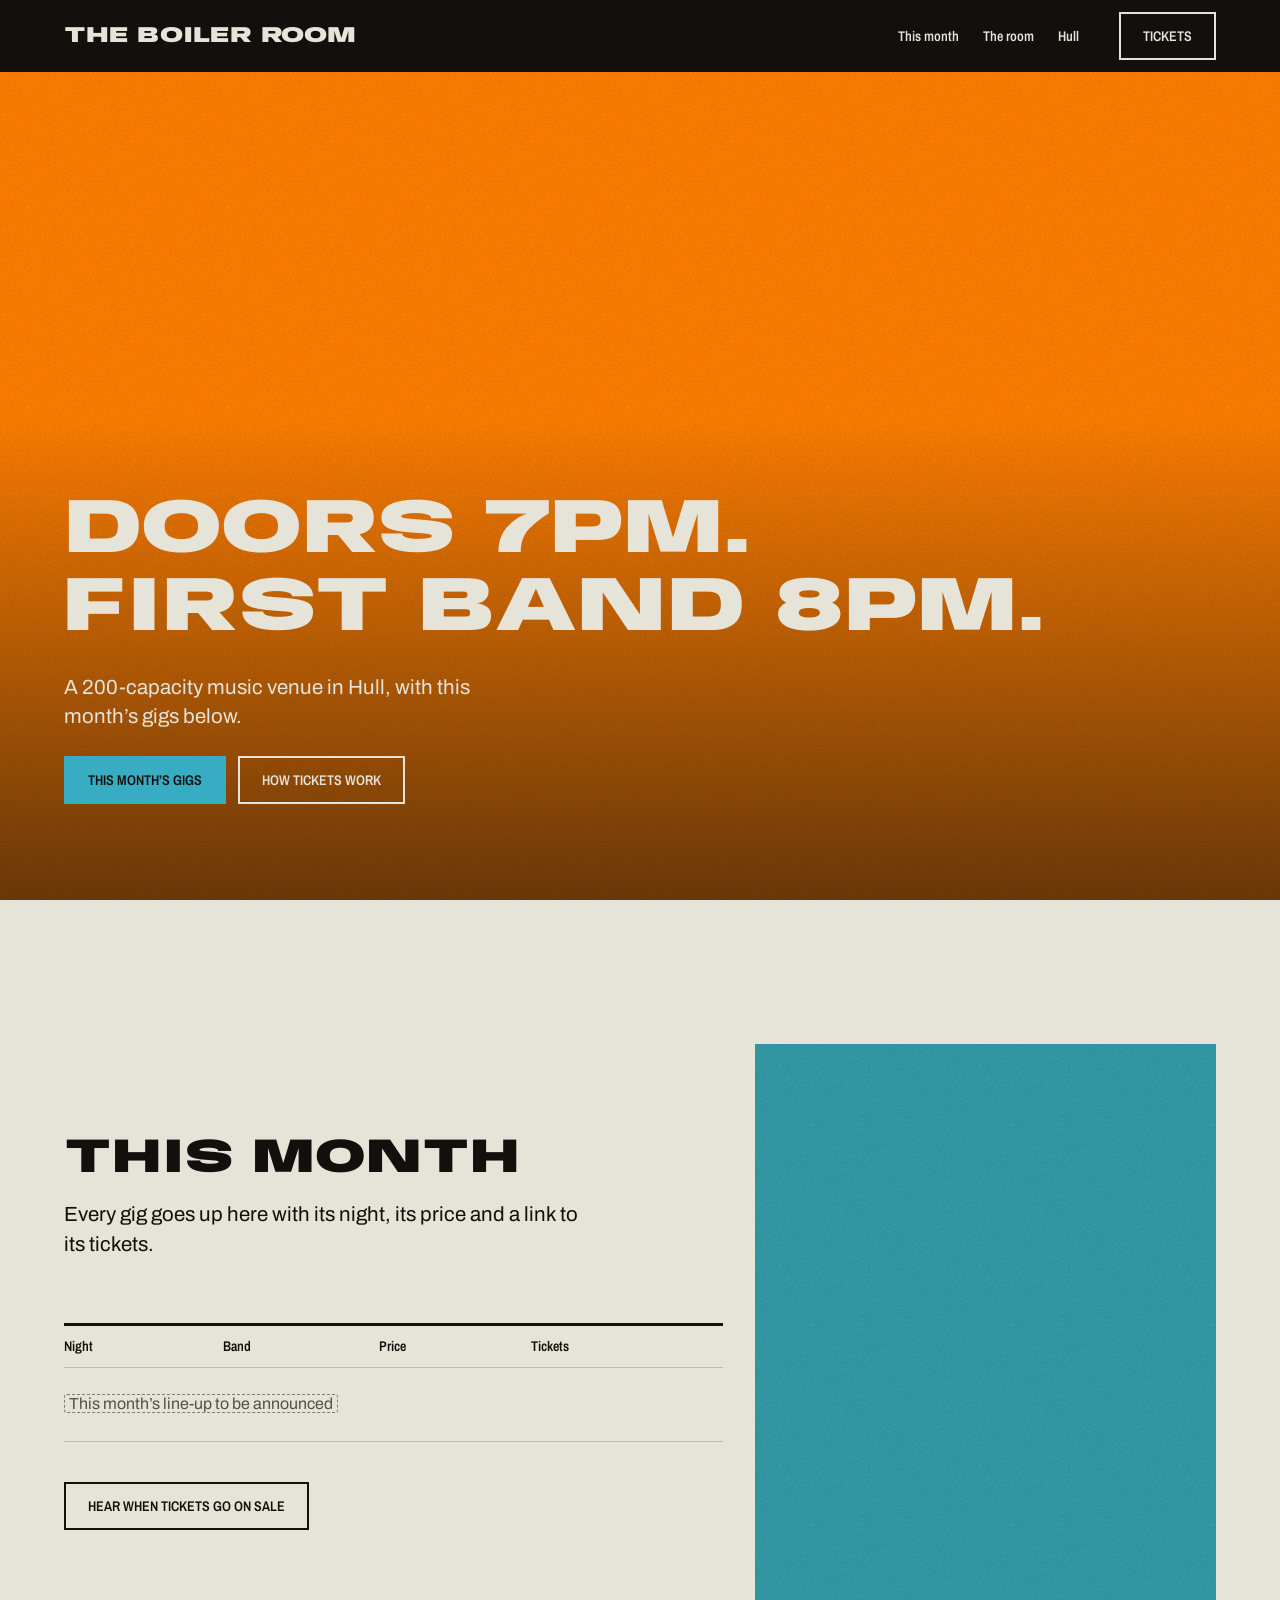
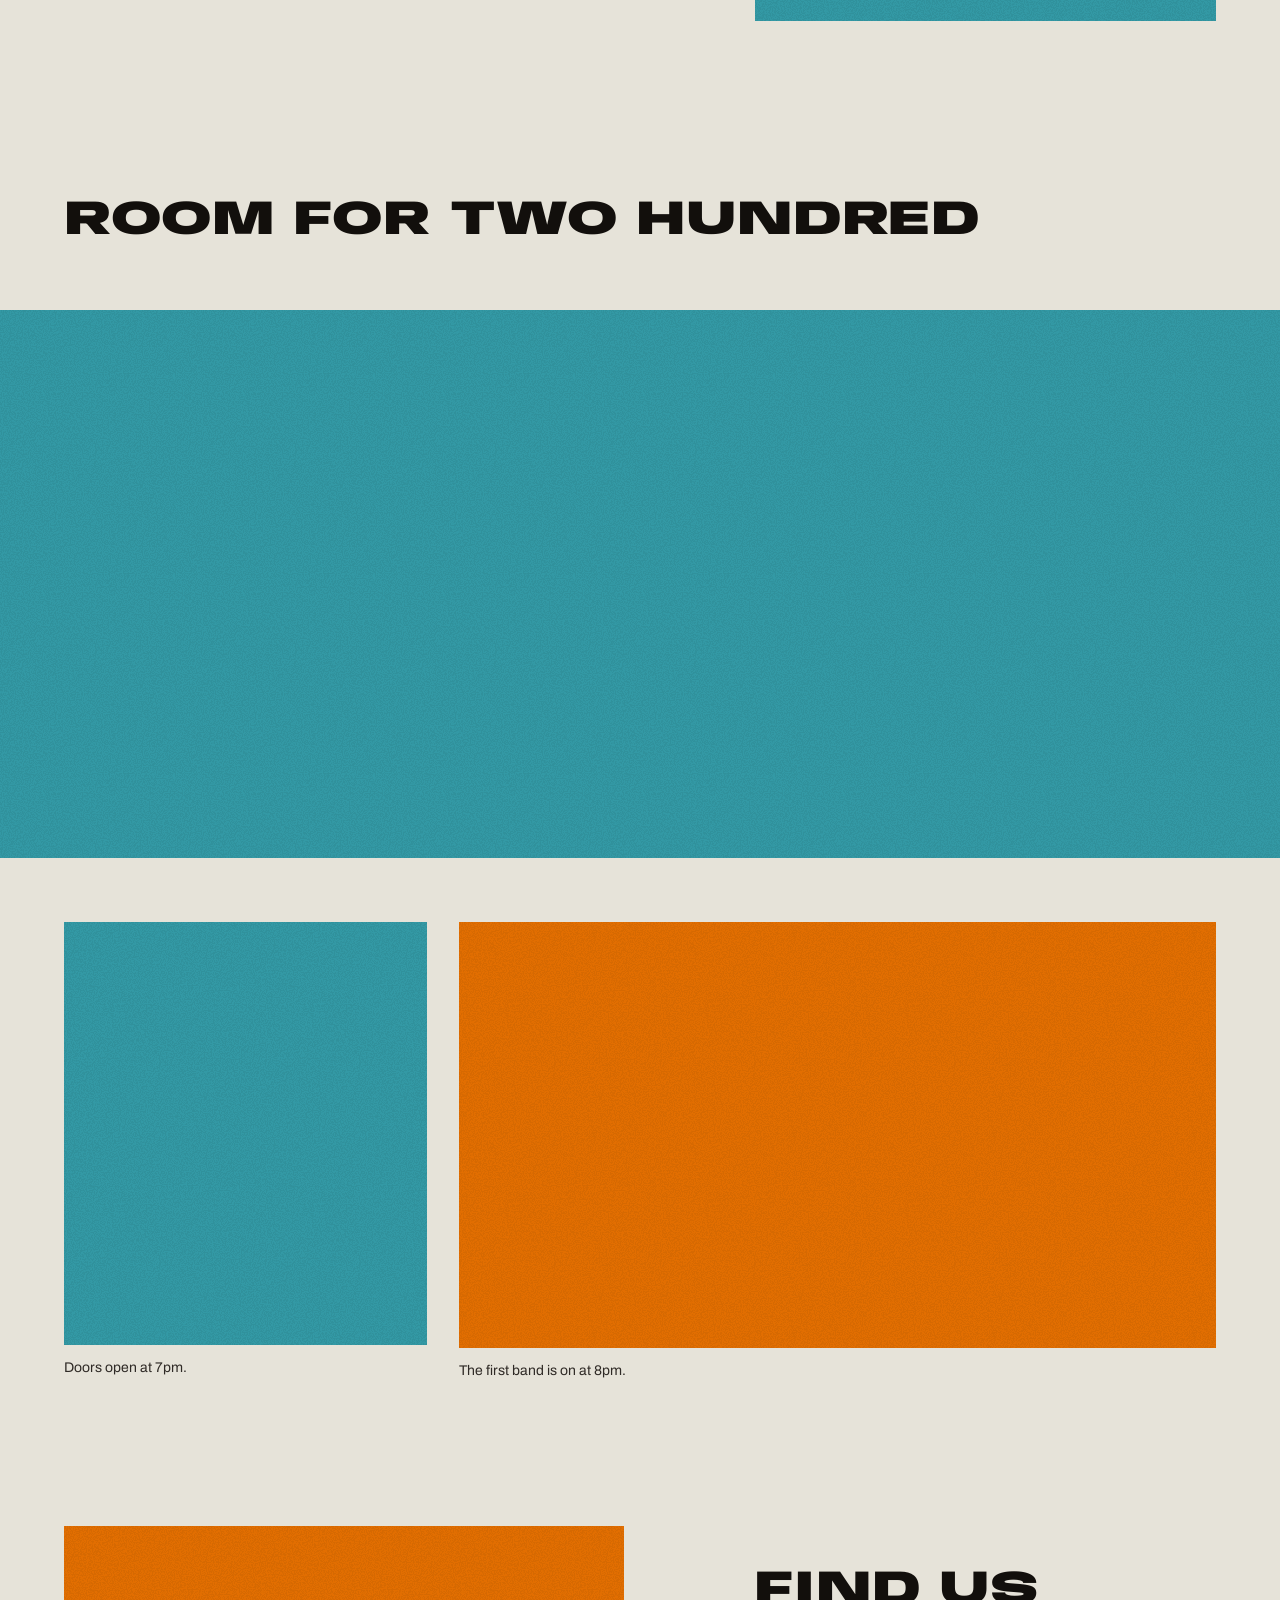
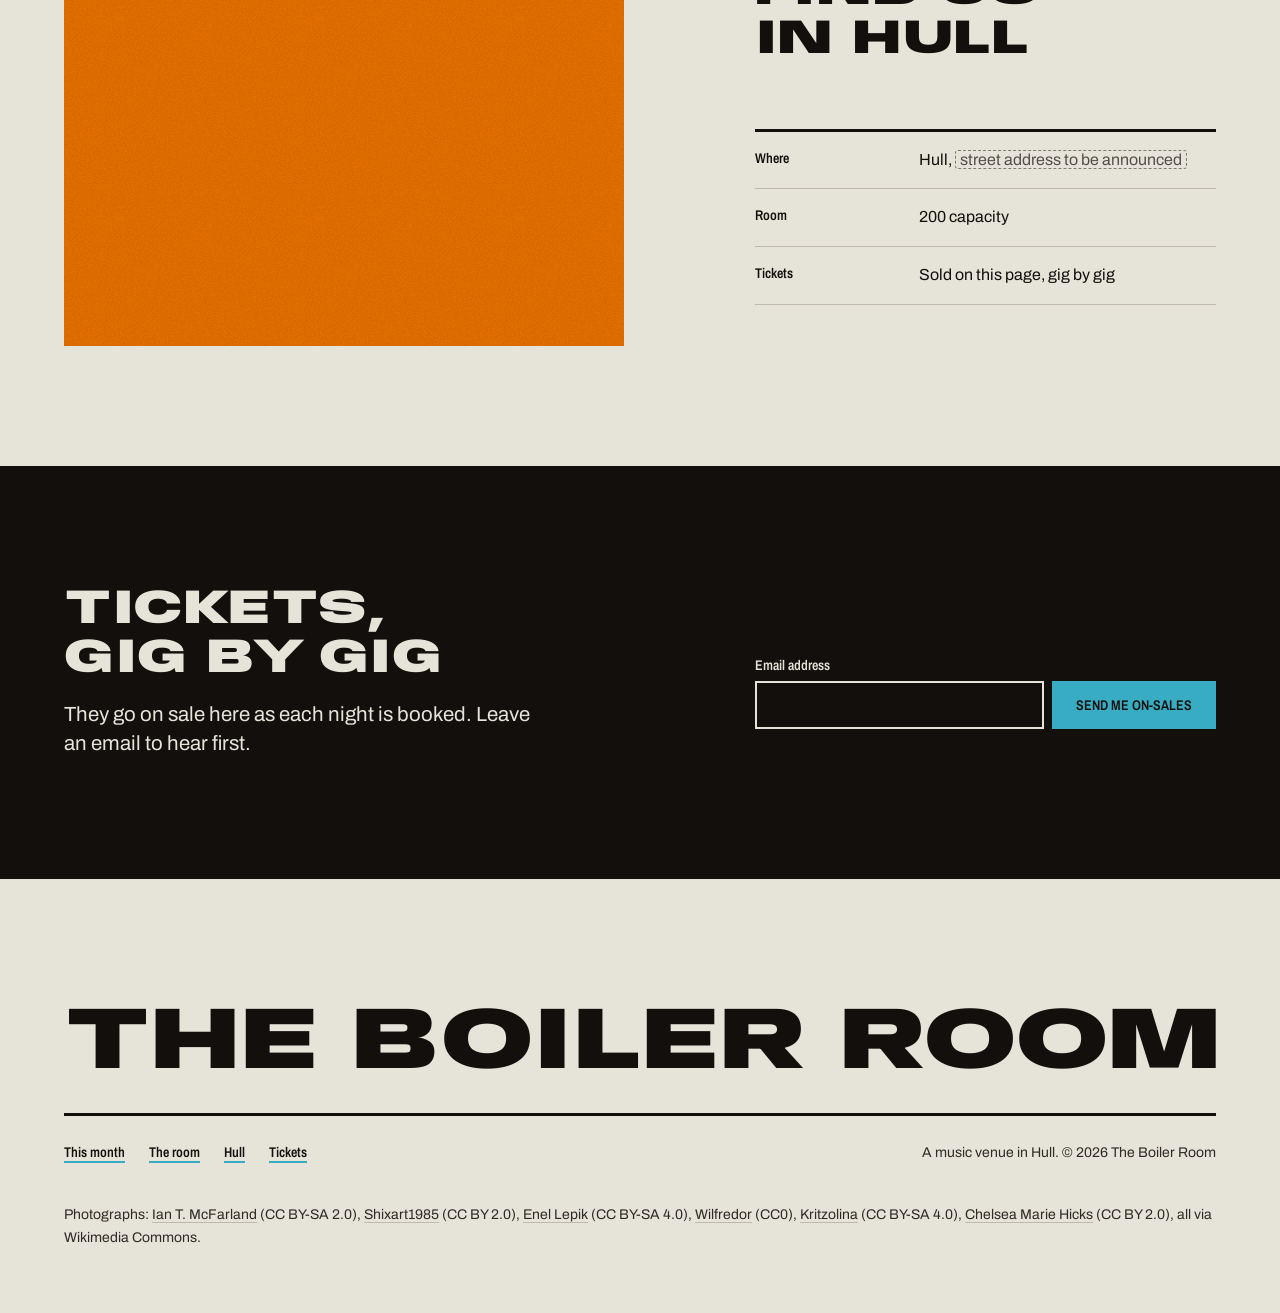
<file: .claude/skills/hallmark/scripts/fixtures/exemplars/playful.html>
<!doctype html>
<html lang="en-GB">
<head>
<meta charset="utf-8">
<meta name="viewport" content="width=device-width, initial-scale=1">
<title>The Boiler Room, Hull: this month’s gigs and tickets</title>
<meta name="description" content="The Boiler Room is a 200-capacity music venue in Hull. Doors 7pm, first band 8pm. This month’s gigs and tickets.">
<link rel="preconnect" href="https://fonts.googleapis.com">
<link rel="preconnect" href="https://fonts.gstatic.com" crossorigin>
<link href="https://fonts.googleapis.com/css2?family=Anybody:wdth,wght@100..150,900&family=Archivo:wght@400;600&family=Archivo+Narrow:wght@600&display=swap" rel="stylesheet">
<style>
/* Hallmark · job: visit · shape: Photographic · genre: playful · theme: Overprint (by request)
 * hero: Poster · nav: slab, the ink bar with the wordmark in stock colour, three links and a knocked-out Tickets outline · footer: mast, the wordmark across the container over the bar rule · imagery: photographs, library 6, mono pulled through one pass each · signature: the bill knocked out of a gig photograph printed in the orange pass · overprint: newsprint
 * axes: light/grotesk-heavy/cool · posture: full-palette · contrast: pass · fold: pass · v2.0.0 */
/* Hallmark · pre-emit critique: P4 H5 E4 S4 R4 V4 · weakest: S, the brief names no acts, so the listing is one honest slot and the photographs and the two times carry the night */
/* Hallmark · hero-review: in-thread · fix · 2 findings · 1 resolved 1 partial (the stage act is a laptop duo; the library holds no band shot with a dark foot, so the handoff asks for the venue's own) · finish-review: in-thread · fix · 1 finding · 1 resolved (the bill's room under the Poster raised to 96px) · gap: the two passes never cross on this page, so the moss shows nowhere */
:root {
  color-scheme: light;
  --space-3xs: 2px; --space-2xs: 4px; --space-xs: 8px; --space-sm: 12px; --space-md: 16px; --space-lg: 24px; --space-xl: 40px; --space-2xl: 64px; --space-3xl: 96px; --space-4xl: 144px;
  --text-xs: 0.8125rem; --text-sm: 0.875rem; --text-md: 1rem; --text-lg: 1.25rem; --text-xl: 1.5625rem; --text-2xl: 1.953rem; --text-3xl: 2.441rem;
  --text-display-s: clamp(2.25rem, 4vw + 0.5rem, 3.75rem); --text-display: clamp(2.75rem, 5vw + 1rem, 5.25rem);
  --text-section: clamp(2rem, 2.5vw + 1rem, 3.5rem); --text-title: clamp(1.25rem, 0.75vw + 0.875rem, 1.625rem); --text-lead: clamp(1.125rem, 0.35vw + 1rem, 1.375rem);
  --ease-out: cubic-bezier(0.16, 1, 0.3, 1); --ease-in: cubic-bezier(0.7, 0, 0.84, 0); --ease-in-out: cubic-bezier(0.65, 0, 0.35, 1);
  --dur-micro: 120ms; --dur-short: 220ms; --dur-long: 420ms;
  --color-error: oklch(52% 0.19 27); --color-success: oklch(50% 0.12 150);
  --container: 1440px; --gutter: 64px; --gap-columns: 32px; --section-gap-s: 120px; --section-gap: 144px; --section-gap-l: 176px;
  --z-base: 1; --z-raised: 10; --z-dropdown: 100; --z-sticky: 200; --z-sticky-nav: 300; --z-modal: 400; --z-toast: 500; --z-tooltip: 600;
  --color-paper: oklch(91.5% 0.014 92); --color-paper-2: oklch(88% 0.017 90); --color-paper-3: oklch(84% 0.02 88);
  --color-ink: oklch(17% 0.008 60); --color-ink-2: oklch(29% 0.01 60); --color-muted: oklch(43% 0.012 70);
  --color-rule: oklch(79% 0.02 85);
  --color-accent: oklch(69% 0.105 213); --color-accent-ink: oklch(17% 0.008 60); --color-focus: oklch(44% 0.1 220);
  --color-accent-2: oklch(72% 0.185 52); --color-accent-2-ink: oklch(17% 0.008 60);
  --color-mix: oklch(40% 0.106 129);
  --blend: multiply; --texture-opacity: 0.05;
  --font-display: "Anybody", ui-sans-serif, sans-serif; --font-body: "Archivo", ui-sans-serif, sans-serif;
  --font-outlier: "Archivo Narrow", ui-sans-serif, sans-serif;
  --radius-card: 0; --radius-pill: 0; --rule-hair: 1px; --rule-bar: 3px;
  --shadow-card: none;
  --tracking-display: -0.01em; --display-stretch: 140%;
}
*, *::before, *::after { box-sizing: border-box; }
html, body { overflow-x: clip; }
html { scrollbar-color: var(--color-muted) var(--color-paper); scroll-padding-top: var(--space-3xl); }
body { margin: 0; background: var(--color-paper); color: var(--color-ink); font-family: var(--font-body); font-size: var(--text-md); line-height: 1.55; -webkit-font-smoothing: antialiased; caret-color: var(--color-accent); }
::selection { background: color-mix(in oklab, var(--color-accent-2) 40%, transparent); }
:focus-visible { outline: 2px solid var(--color-focus); outline-offset: 2px; }
a { color: inherit; text-decoration-thickness: 1px; text-underline-offset: 0.16em; }
h1, h2, h3 { margin: 0; font-family: var(--font-display); font-weight: var(--display-weight, 700); font-synthesis: none; letter-spacing: var(--tracking-display); line-height: 1.05; overflow-wrap: break-word; min-width: 0; text-wrap: balance; }
h1 { max-width: 20ch; font-size: var(--text-display); } h2 { max-width: 30ch; font-size: var(--text-section); } h3 { max-width: 40ch; font-size: var(--text-title); line-height: 1.2; }
.lead { font-size: var(--text-lead); line-height: 1.45; max-width: 52ch; }
p { margin: 0; text-wrap: pretty; }
p:not([class]) { max-width: 65ch; }
img, video { max-width: 100%; height: auto; display: block; }
svg { display: block; }
[hidden] { display: none !important; }
button, input, select, textarea { font: inherit; }
.container { width: 100%; max-width: var(--container); margin-inline: auto; padding-inline: var(--gutter); box-sizing: border-box; }
.num, .figure, td.num { font-variant-numeric: tabular-nums; }
.visually-hidden { position: absolute; width: 1px; height: 1px; overflow: hidden; clip-path: inset(50%); white-space: nowrap; }
[data-slot] { position: relative; overflow: hidden; background: linear-gradient(160deg, var(--color-paper-2, var(--color-paper)), var(--color-paper-3, var(--color-paper))); }
[data-slot] > img { position: absolute; inset: 0; width: 100%; height: 100%; object-fit: cover; z-index: 1; }
[data-slot]:has(> img) > :not(img):not([data-keep]) { display: none !important; }
@media (max-width: 60rem) { :root { --gutter: 24px; --section-gap-s: 80px; --section-gap: 96px; --section-gap-l: 120px; } }
@media (max-width: 40rem) { :root { --gutter: 16px; --section-gap-s: 56px; --section-gap: 72px; --section-gap-l: 96px; --gap-columns: 16px; } }
@media (prefers-reduced-motion: reduce) { *:not(.keep-motion), *:not(.keep-motion)::before, *:not(.keep-motion)::after { animation-duration: 0.01ms !important; animation-iteration-count: 1 !important; transition-duration: 0.01ms !important; scroll-behavior: auto !important; } }
/* photographs: mono con=30 */
[data-slot] > img { filter: grayscale(1) contrast(1.3); }
:root {
  --nav-h: 72px;
  --text-bill: clamp(2.125rem, 6vw, 5.75rem);
  --grain: url("data:image/svg+xml,%3Csvg xmlns='http://www.w3.org/2000/svg' width='200' height='200'%3E%3Cfilter id='g'%3E%3CfeTurbulence type='fractalNoise' baseFrequency='0.85' numOctaves='2' stitchTiles='stitch'/%3E%3CfeColorMatrix values='0 0 0 0 0 0 0 0 0 0 0 0 0 0 0 0 0 0 9 -4'/%3E%3C/filter%3E%3Crect width='100%25' height='100%25' filter='url(%23g)'/%3E%3C/svg%3E");
}

h1, h2, h3 { font-weight: 900; font-stretch: var(--display-stretch); text-transform: uppercase; line-height: 1.02; }

/* the skip link */
.skip { position: absolute; left: var(--space-md); top: calc(-1 * var(--space-3xl)); z-index: var(--z-toast); padding: var(--space-xs) var(--space-md); background: var(--color-ink); color: var(--color-paper); }
.skip:focus-visible { top: var(--space-md); outline-color: var(--color-accent); }

/* controls: the pass-1 fill beside an inset ink outline; the press changes a fill at once */
.btn { display: inline-flex; align-items: center; justify-content: center; min-height: 48px; padding: 0 var(--space-lg); border: 0; border-radius: 0; background: none; font: 600 var(--text-sm)/1 var(--font-outlier); text-transform: uppercase; text-decoration: none; white-space: nowrap; cursor: pointer; }
.btn--primary { background: var(--color-accent); color: var(--color-accent-ink); }
.btn--primary:hover { background: color-mix(in oklab, var(--color-accent) 78%, var(--color-ink)); }
.btn--primary:active { background: color-mix(in oklab, var(--color-accent) 62%, var(--color-ink)); }
.btn--secondary { box-shadow: inset 0 0 0 2px var(--color-ink); color: var(--color-ink); }
.btn--secondary:hover { background: var(--color-ink); color: var(--color-paper); }
.btn--secondary:active { background: var(--color-ink-2); color: var(--color-paper); }
.btn--knock { box-shadow: inset 0 0 0 2px var(--color-paper); color: var(--color-paper); }
.btn--knock:hover { background: var(--color-paper); color: var(--color-ink); }
.btn--knock:active { background: var(--color-paper-3); color: var(--color-ink); }
.btn:focus-visible { outline: 2px solid var(--color-focus); outline-offset: 2px; }
.btn:disabled, .btn[aria-disabled="true"] { opacity: 0.55; cursor: not-allowed; }

/* the two passes: flat fills, multiplied, a photograph pulled through one of them */
.pass-1 { background: var(--color-accent); color: var(--color-accent-ink); mix-blend-mode: var(--blend); }
.pass-2 { background: var(--color-accent-2); color: var(--color-accent-2-ink); mix-blend-mode: var(--blend); }
.pass-1 > img, .pass-2 > img { mix-blend-mode: var(--blend); }
.grain { isolation: isolate; }
.grain::after { content: ""; position: absolute; inset: 0; z-index: 2; pointer-events: none; opacity: var(--texture-opacity); background: var(--grain) 0 0 / 200px; }

/* nav: the slab */
.slab { background: var(--color-ink); color: var(--color-paper); }
.slab__inner { display: flex; align-items: center; justify-content: space-between; gap: var(--space-lg); min-height: var(--nav-h); }
.wordmark { font: 900 1.375rem/1 var(--font-display); font-stretch: var(--display-stretch); text-transform: uppercase; letter-spacing: var(--tracking-display); color: var(--color-paper); text-decoration: none; white-space: nowrap; }
.slab__nav { display: flex; align-items: center; gap: var(--space-xl); }
.slab__links { display: flex; gap: var(--space-lg); margin: 0; padding: 0; list-style: none; }
.slab__links a { font: 600 var(--text-sm)/1 var(--font-outlier); color: var(--color-paper); text-decoration: underline; text-decoration-color: transparent; text-decoration-thickness: 2px; text-underline-offset: 0.35em; white-space: nowrap; }
.slab__links a:hover { text-decoration-color: var(--color-accent); }
.slab :focus-visible, .hero :focus-visible, .wordmark:focus-visible { outline: 2px solid var(--color-accent); outline-offset: 3px; }

/* hero: Poster, the bill knocked out to the stock over the photograph's darkest third */
.hero { position: relative; isolation: isolate; display: grid; align-items: end; min-height: calc(100dvh - var(--nav-h)); background: var(--color-ink); color: var(--color-paper); }
.hero__photo { position: absolute; inset: 0; margin: 0; z-index: 0; mix-blend-mode: normal; }
.hero__photo > img { object-position: 50% 40%; }
.hero__scrim { position: absolute; inset: 0; z-index: 1; pointer-events: none; background: linear-gradient(to top, color-mix(in oklab, var(--color-ink) 62%, transparent), transparent 58%); }
.hero__inner { position: relative; z-index: 3; display: grid; justify-items: start; gap: var(--space-lg); padding-block: var(--space-3xl); }
.hero__head { max-width: none; font-size: var(--text-bill); color: var(--color-paper); }
.hero__lead { max-width: 34ch; color: var(--color-paper); }
.hero__actions { display: flex; flex-wrap: wrap; gap: var(--space-sm); }

/* photographs: square, no frame, each printed through one pass */
.photo { position: relative; margin: 0; }
.photo--tall { aspect-ratio: 4 / 5; }
.photo--wide { aspect-ratio: 21 / 9; width: 100%; }
.photo--hull { aspect-ratio: 4 / 3; }
.caption { margin-top: var(--space-sm); font-size: var(--text-sm); color: var(--color-ink-2); }
.fill { padding: 0 0.25em; border: 1px dashed color-mix(in oklch, var(--color-muted) 70%, transparent); border-radius: 3px; color: var(--color-muted); -webkit-box-decoration-break: clone; box-decoration-break: clone; }

/* this month: the listing beside a photograph in the teal pass */
.listing { padding-top: var(--section-gap); }
.listing__grid { display: grid; grid-template-columns: repeat(12, minmax(0, 1fr)); column-gap: var(--gap-columns); align-items: center; }
.listing__text { grid-column: 1 / 8; display: grid; justify-items: start; }
.listing__text .lead { margin-top: var(--space-md); max-width: 44ch; }
.listing__shot { grid-column: 8 / 13; margin: 0; }
.bill { width: 100%; margin-block: var(--space-2xl) var(--space-xl); border-collapse: collapse; border-top: var(--rule-bar) solid var(--color-ink); font-variant-numeric: tabular-nums; }
.bill th { padding: var(--space-sm) var(--space-md) var(--space-sm) 0; border-bottom: var(--rule-hair) solid var(--color-rule); font: 600 var(--text-sm)/1.2 var(--font-outlier); text-align: left; white-space: nowrap; }
.bill td { padding: var(--space-lg) 0; border-bottom: var(--rule-hair) solid var(--color-rule); }

/* the room: the stage before doors, full bleed, then the night in two */
.room { padding-top: var(--section-gap-l); }
.room h2 { margin-bottom: var(--space-2xl); }
.room__pair { display: grid; grid-template-columns: repeat(12, minmax(0, 1fr)); column-gap: var(--gap-columns); margin-top: var(--space-2xl); }
.room__shot { margin: 0; }
.room__shot--doors { grid-column: 1 / 5; }
.room__shot--doors .photo { aspect-ratio: 6 / 7; }
.room__shot--band { grid-column: 5 / 13; }
.room__shot--band .photo { aspect-ratio: 16 / 9; }

/* hull: the photograph on the other side, the facts as a list under the bar rule */
.hull { padding-block: var(--section-gap) var(--section-gap-s); }
.hull__grid { display: grid; grid-template-columns: repeat(12, minmax(0, 1fr)); column-gap: var(--gap-columns); align-items: center; }
.hull__grid > .photo { grid-column: 1 / 7; }
.hull__text { grid-column: 8 / 13; }
.facts { margin: var(--space-2xl) 0 0; border-top: var(--rule-bar) solid var(--color-ink); }
.facts > div { display: grid; grid-template-columns: minmax(0, 1fr) minmax(0, 2fr); gap: var(--space-md); padding-block: var(--space-md); border-bottom: var(--rule-hair) solid var(--color-rule); }
.facts dt { font: 600 var(--text-sm)/1.5 var(--font-outlier); }
.facts dd { margin: 0; }

/* tickets: the ink band, stock type, the on-sale field */
.tickets { padding-block: var(--section-gap-s); background: var(--color-ink); color: var(--color-paper); }
.tickets__grid { display: grid; grid-template-columns: repeat(12, minmax(0, 1fr)); column-gap: var(--gap-columns); align-items: end; }
.tickets__text { grid-column: 1 / 8; }
.tickets__text .lead { margin-top: var(--space-md); max-width: 40ch; }
.onsale { grid-column: 8 / 13; }
.onsale label { display: block; margin-bottom: var(--space-xs); font: 600 var(--text-sm)/1.2 var(--font-outlier); }
.onsale__row { display: flex; gap: var(--space-xs); }
.onsale input { flex: 1; min-width: 0; min-height: 48px; padding: 0 var(--space-md); border: 0; border-radius: 0; background: var(--color-ink); color: var(--color-paper); box-shadow: inset 0 0 0 2px var(--color-paper); font: 400 var(--text-md) var(--font-body); outline: 2px solid transparent; outline-offset: 2px; }
.onsale input:focus-visible { outline-color: var(--color-accent); }
.onsale input[aria-invalid] { box-shadow: inset 0 0 0 2px var(--color-error); }
.onsale__help { min-height: 1lh; margin-top: var(--space-xs); font-size: var(--text-sm); color: var(--color-paper-3); }
.tickets :focus-visible { outline-color: var(--color-accent); }

/* footer: the mast */
.mast { padding-block: var(--section-gap-s) var(--space-2xl); }
.mast__word { margin: 0; font: 900 clamp(1.5rem, 6.85vw, 6.15rem)/1.02 var(--font-display); font-stretch: var(--display-stretch); text-transform: uppercase; letter-spacing: var(--tracking-display); white-space: nowrap; }
.mast__row { display: flex; flex-wrap: wrap; align-items: baseline; justify-content: space-between; gap: var(--space-lg); margin-top: var(--space-lg); padding-top: var(--space-lg); border-top: var(--rule-bar) solid var(--color-ink); }
.mast__links { display: flex; flex-wrap: wrap; gap: var(--space-lg); margin: 0; padding: 0; list-style: none; }
.mast__links a { font: 600 var(--text-sm)/1.2 var(--font-outlier); text-decoration: underline; text-decoration-color: var(--color-accent); text-decoration-thickness: 2px; text-underline-offset: 0.3em; }
.mast__links a:hover { text-decoration-color: var(--color-ink); }
.mast__note { margin: 0; font-size: var(--text-sm); color: var(--color-ink-2); }
.mast__credits { max-width: none; margin: var(--space-xl) 0 0; font-size: var(--text-sm); line-height: 1.6; color: var(--color-ink-2); }
.mast__credits span { white-space: nowrap; }
.mast__credits a { color: inherit; text-decoration: underline; text-decoration-color: var(--color-rule); text-decoration-thickness: 1px; text-underline-offset: 0.2em; }
.mast__credits a:hover { text-decoration-color: var(--color-ink); }

@media (max-width: 60rem) {
  .slab__links { display: none; }
  .hero { min-height: calc(92dvh - var(--nav-h)); }
  .listing__text, .listing__shot, .hull__grid > .photo, .hull__text, .tickets__text, .onsale { grid-column: 1 / -1; }
  .listing__shot, .hull__text, .onsale { margin-top: var(--space-2xl); }
  .room__shot--doors, .room__shot--band { grid-column: 1 / -1; }
  .room__shot--band { margin-top: var(--space-xl); }
}
@media (max-width: 40rem) {
  .wordmark { font-size: 1.0625rem; }
  .slab__nav { gap: var(--space-md); }
  .hero__inner { padding-block: var(--space-2xl) var(--space-xl); }
  .bill th:nth-child(n+3) { display: none; }
  .onsale__row { flex-direction: column; }
}
</style>
</head>
<body>
<a class="skip" href="#main">Skip to content</a>

<header class="slab">
  <div class="container slab__inner">
    <a class="wordmark" href="#main" aria-label="The Boiler Room, home">The Boiler Room</a>
    <nav class="slab__nav" aria-label="Main">
      <ul class="slab__links">
        <li><a href="#this-month">This month</a></li>
        <li><a href="#the-room">The room</a></li>
        <li><a href="#hull">Hull</a></li>
      </ul>
      <a class="btn btn--knock" href="#tickets">Tickets</a>
    </nav>
  </div>
</header>

<main id="main">
  <section class="hero" aria-labelledby="hero-head">
    <figure class="hero__photo pass-2 grain" data-slot="hero" data-alt="A gig night at the Boiler Room: the crowd from behind, hands up, the stage lit, with a dark lower half for the bill">
      <img src="https://upload.wikimedia.org/wikipedia/commons/thumb/d/d1/Lights_%282011-04-24_by_Ian_T._McFarland%29.jpg/1280px-Lights_%282011-04-24_by_Ian_T._McFarland%29.jpg" width="3198" height="2555" fetchpriority="high" alt="Two guitarists in silhouette on a small stage, lit through smoke" style="object-position: 55% 40%">
    </figure>
    <div class="hero__scrim" aria-hidden="true"></div>
    <div class="container hero__inner">
      <h1 id="hero-head" class="hero__head">Doors&nbsp;7pm.<br>First&nbsp;band 8pm.</h1>
      <p class="lead hero__lead">A 200-capacity music venue in Hull, with this month’s gigs below.</p>
      <div class="hero__actions">
        <a class="btn btn--primary" href="#this-month">This month’s gigs</a>
        <a class="btn btn--knock" href="#tickets">How tickets work</a>
      </div>
    </div>
  </section>

  <section id="this-month" class="listing" aria-labelledby="month-head">
    <div class="container listing__grid">
      <div class="listing__text">
        <h2 id="month-head">This month</h2>
        <p class="lead">Every gig goes up here with its night, its price and a link to its tickets.</p>
        <table class="bill">
          <caption class="visually-hidden">Gigs at the Boiler Room this month</caption>
          <thead>
            <tr><th scope="col">Night</th><th scope="col">Band</th><th scope="col">Price</th><th scope="col">Tickets</th></tr>
          </thead>
          <tbody>
            <tr><td colspan="4"><span class="fill" data-fill="line-up">This month’s line-up to be announced</span></td></tr>
          </tbody>
        </table>
        <a class="btn btn--secondary" href="#tickets">Hear when tickets go on sale</a>
      </div>
      <figure class="listing__shot">
        <div class="photo photo--tall pass-1 grain" data-slot="month" data-alt="A gig at the Boiler Room from the floor: a fan with both arms up, the band behind in the stage haze">
          <img src="https://upload.wikimedia.org/wikipedia/commons/thumb/f/f6/Energetic_guitarist_performs_on_stage_during_a_lively_music_festival_at_night%2C_surrounded_by_vibrant_lights_and_excited_fans.jpg/1280px-Energetic_guitarist_performs_on_stage_during_a_lively_music_festival_at_night%2C_surrounded_by_vibrant_lights_and_excited_fans.jpg" width="2300" height="1530" loading="lazy" alt="A long-haired guitarist playing under the stage lights in haze" style="object-position: 45% 55%">
        </div>
      </figure>
    </div>
  </section>

  <section id="the-room" class="room" aria-labelledby="room-head">
    <div class="container">
      <h2 id="room-head">Room for two hundred</h2>
    </div>
    <div class="photo photo--wide pass-1 grain" data-slot="room" data-alt="The Boiler Room before doors: the stage, the drum kit and the microphone, wide, from the floor">
      <img src="https://upload.wikimedia.org/wikipedia/commons/thumb/2/2f/Ansambel_SkaMeika%C2%B4.jpg/1280px-Ansambel_SkaMeika%C2%B4.jpg" width="5760" height="2880" loading="lazy" alt="The shadows of a band, horns and all, thrown on a lit screen behind the stage" style="object-position: 50% 55%">
    </div>
    <div class="container room__pair">
      <figure class="room__shot room__shot--doors">
        <div class="photo pass-1 grain" data-slot="doors" data-alt="People coming in at the Boiler Room as the doors open">
          <img src="https://upload.wikimedia.org/wikipedia/commons/thumb/e/e0/Man_playing_an_acoustic_brazilian_guitar_%28Viol%C3%A3o%29_on_Marco_Zero_Square%2C_Refice%2C_Pernambuco%2C_Brazil.jpg/1280px-Man_playing_an_acoustic_brazilian_guitar_%28Viol%C3%A3o%29_on_Marco_Zero_Square%2C_Refice%2C_Pernambuco%2C_Brazil.jpg" width="1920" height="1280" loading="lazy" alt="A weathered hand picking the strings of a resonator guitar" style="object-position: 30% 45%">
        </div>
        <figcaption class="caption">Doors open at 7pm.</figcaption>
      </figure>
      <figure class="room__shot room__shot--band">
        <div class="photo pass-2 grain" data-slot="band" data-alt="The first band of the night on the Boiler Room stage">
          <img src="https://upload.wikimedia.org/wikipedia/commons/thumb/4/4f/Kratzen_at_Puch_Open_Air_2024_02.jpg/1280px-Kratzen_at_Puch_Open_Air_2024_02.jpg" width="5472" height="3648" loading="lazy" alt="A bass player and a keyboard player on stage under the lights" style="object-position: 50% 40%">
        </div>
        <figcaption class="caption">The first band is on at 8pm.</figcaption>
      </figure>
    </div>
  </section>

  <section id="hull" class="hull" aria-labelledby="hull-head">
    <div class="container hull__grid">
      <div class="photo photo--hull pass-2 grain" data-slot="bar" data-alt="The Boiler Room on a gig night, the bar and the room from inside">
        <img src="https://upload.wikimedia.org/wikipedia/commons/thumb/5/51/Cure_cocktail_bar_New_Orleans_2011.jpg/1280px-Cure_cocktail_bar_New_Orleans_2011.jpg" width="4752" height="3168" loading="lazy" alt="A dim bar with lit shelves of bottles and a bartender at work" style="object-position: 25% 35%">
      </div>
      <div class="hull__text">
        <h2 id="hull-head">Find us in Hull</h2>
        <dl class="facts">
          <div><dt>Where</dt><dd>Hull, <span class="fill" data-fill="address">street address to be announced</span></dd></div>
          <div><dt>Room</dt><dd>200 capacity</dd></div>
          <div><dt>Tickets</dt><dd>Sold on this page, gig by gig</dd></div>
        </dl>
      </div>
    </div>
  </section>

  <section id="tickets" class="tickets" aria-labelledby="tickets-head">
    <div class="container tickets__grid">
      <div class="tickets__text">
        <h2 id="tickets-head">Tickets, gig by gig</h2>
        <p class="lead">They go on sale here as each night is booked. Leave an email to hear first.</p>
      </div>
      <form class="onsale" data-endpoint="" novalidate>
        <label for="onsale-email">Email address</label>
        <div class="onsale__row">
          <input id="onsale-email" name="email" type="email" inputmode="email" autocomplete="email" required>
          <button class="btn btn--primary" type="submit">Send me on-sales</button>
        </div>
        <p class="onsale__help" id="onsale-help" aria-live="polite"></p>
      </form>
    </div>
  </section>
</main>

<footer class="mast">
  <div class="container">
    <p class="mast__word">The Boiler Room</p>
    <div class="mast__row">
      <nav aria-label="Footer">
        <ul class="mast__links">
          <li><a href="#this-month">This month</a></li>
          <li><a href="#the-room">The room</a></li>
          <li><a href="#hull">Hull</a></li>
          <li><a href="#tickets">Tickets</a></li>
        </ul>
      </nav>
      <p class="mast__note">A music venue in Hull. © 2026 The Boiler Room</p>
    </div>
    <p class="mast__credits" data-credits>Photographs: <a href="https://commons.wikimedia.org/wiki/File:Lights_(2011-04-24_by_Ian_T._McFarland).jpg">Ian T. McFarland</a> <span>(CC BY-SA 2.0)</span>, <a href="https://commons.wikimedia.org/wiki/File:Energetic_guitarist_performs_on_stage_during_a_lively_music_festival_at_night,_surrounded_by_vibrant_lights_and_excited_fans.jpg">Shixart1985</a> <span>(CC BY 2.0)</span>, <a href="https://commons.wikimedia.org/wiki/File:Ansambel_SkaMeika%C2%B4.jpg">Enel Lepik</a> <span>(CC BY-SA 4.0)</span>, <a href="https://commons.wikimedia.org/wiki/File:Man_playing_an_acoustic_brazilian_guitar_(Viol%C3%A3o)_on_Marco_Zero_Square,_Refice,_Pernambuco,_Brazil.jpg">Wilfredor</a> <span>(CC0)</span>, <a href="https://commons.wikimedia.org/wiki/File:Kratzen_at_Puch_Open_Air_2024_02.jpg">Kritzolina</a> <span>(CC BY-SA 4.0)</span>, <a href="https://commons.wikimedia.org/wiki/File:Cure_cocktail_bar_New_Orleans_2011.jpg">Chelsea Marie Hicks</a> <span>(CC BY 2.0)</span>, all via Wikimedia Commons.</p>
  </div>
</footer>

<script>
document.querySelectorAll('form[data-endpoint]').forEach((form) => {
  const input = form.querySelector('input'), help = form.querySelector('[aria-live]');
  form.addEventListener('submit', (e) => {
    e.preventDefault();
    const ok = input.checkValidity();
    input.toggleAttribute('aria-invalid', !ok);
    if (!ok) { input.setAttribute('aria-describedby', help.id); help.textContent = 'That address looks incomplete. Write it as name@example.com.'; input.focus(); return; }
    if (!form.dataset.endpoint) { help.textContent = 'Nothing was sent: this form is not connected yet.'; return; }
    fetch(form.dataset.endpoint, { method: 'POST', body: new FormData(form) })
      .then((r) => { help.textContent = r.ok ? 'Thanks. On-sales go to ' + input.value.trim() + '.' : 'That did not go through. Try again in a minute.'; })
      .catch(() => { help.textContent = 'That did not go through. Try again in a minute.'; });
  });
});
window.hallmarkSlots = (m) => { for (const [k, v] of Object.entries(m)) { const s = document.querySelector(`[data-slot="${k}"]`); if (!s) continue; const im = new Image(); im.src = typeof v === 'string' ? v : v.src; im.alt = (typeof v === 'object' && v.alt) || s.dataset.alt || ''; s.querySelectorAll(':scope > img').forEach((o) => o.remove()); s.prepend(im); } };
document.querySelectorAll('[data-slot] > img').forEach((i) => { if (i.complete && !i.naturalWidth) i.remove(); else i.addEventListener('error', () => i.remove(), { once: true }); });
</script>
</body>
</html>
</file>
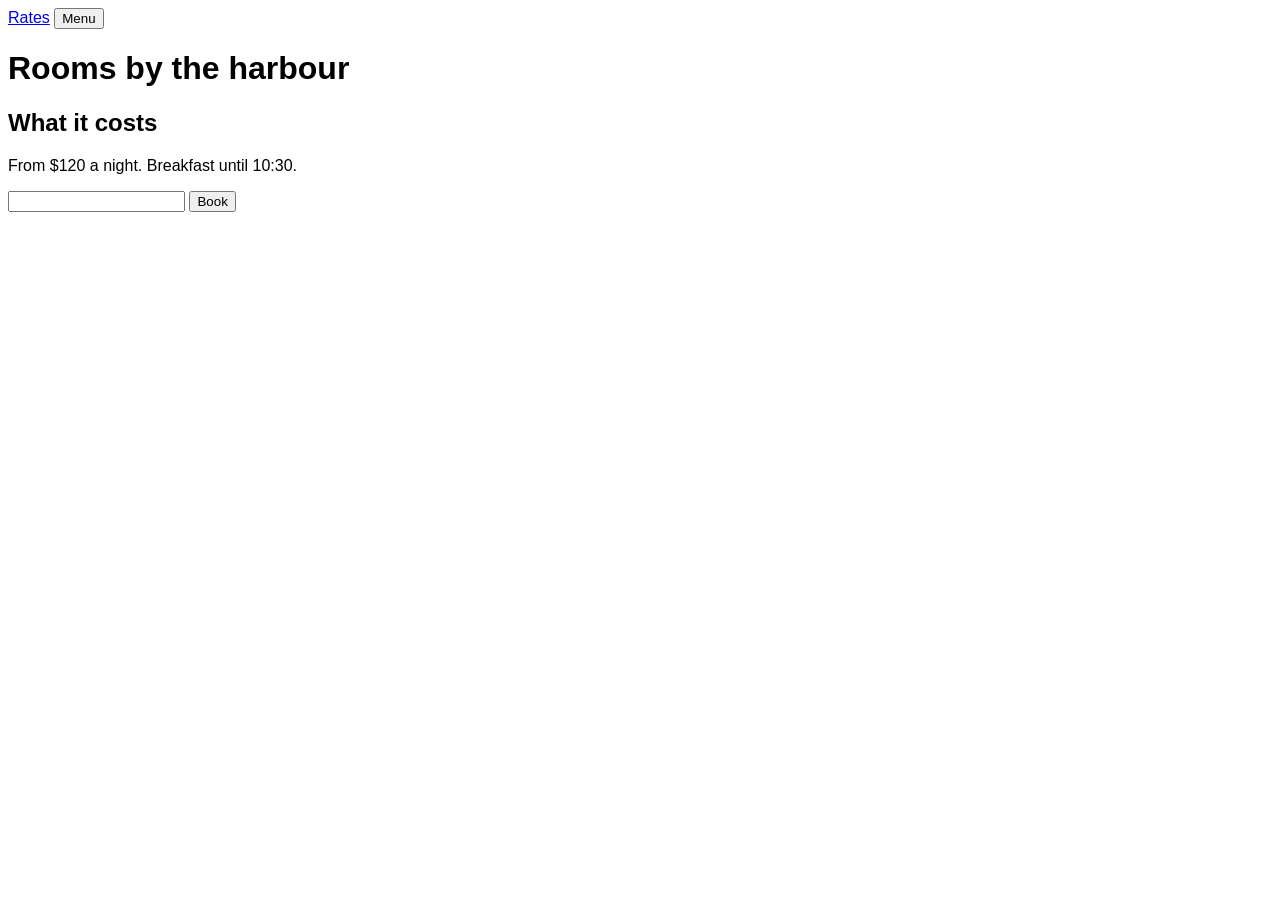
<file: .claude/skills/hallmark/scripts/fixtures/kept/after.html>
<!doctype html>
<html lang="en">
<head>
<meta charset="utf-8">
<meta name="viewport" content="width=device-width, initial-scale=1">
<title>Kept fixture, the page after</title>
<meta name="description" content="A careless redesign: one link, one field, one handler, one test hook and one script hook are gone, and one heading is reworded.">
<style>
/* Hallmark · shape: fixture · genre: editorial · theme: fixture (by request) · redesign: full */
/* Hallmark · dropped mailto:desk@example.com · the desk address is retired and the form replaces it */
body { font-family: sans-serif; }
</style>
</head>
<body>
<nav id="site-nav"><a href="#rates">Rates</a> <button id="menu-button" type="button">Menu</button></nav>
<h1>Rooms by the harbour</h1>
<h2 id="rates">What it costs</h2>
<p>From $120 a night. Breakfast until 10:30.</p>
<form action="https://example.com/api/book" method="post">
  <input name="email" type="email">
  <button type="submit">Book</button>
</form>
<script>
document.getElementById('nav-toggle').addEventListener('click', function () { document.querySelector('#site-nav').classList.toggle('is-open'); });
</script>
</body>
</html>
</file>
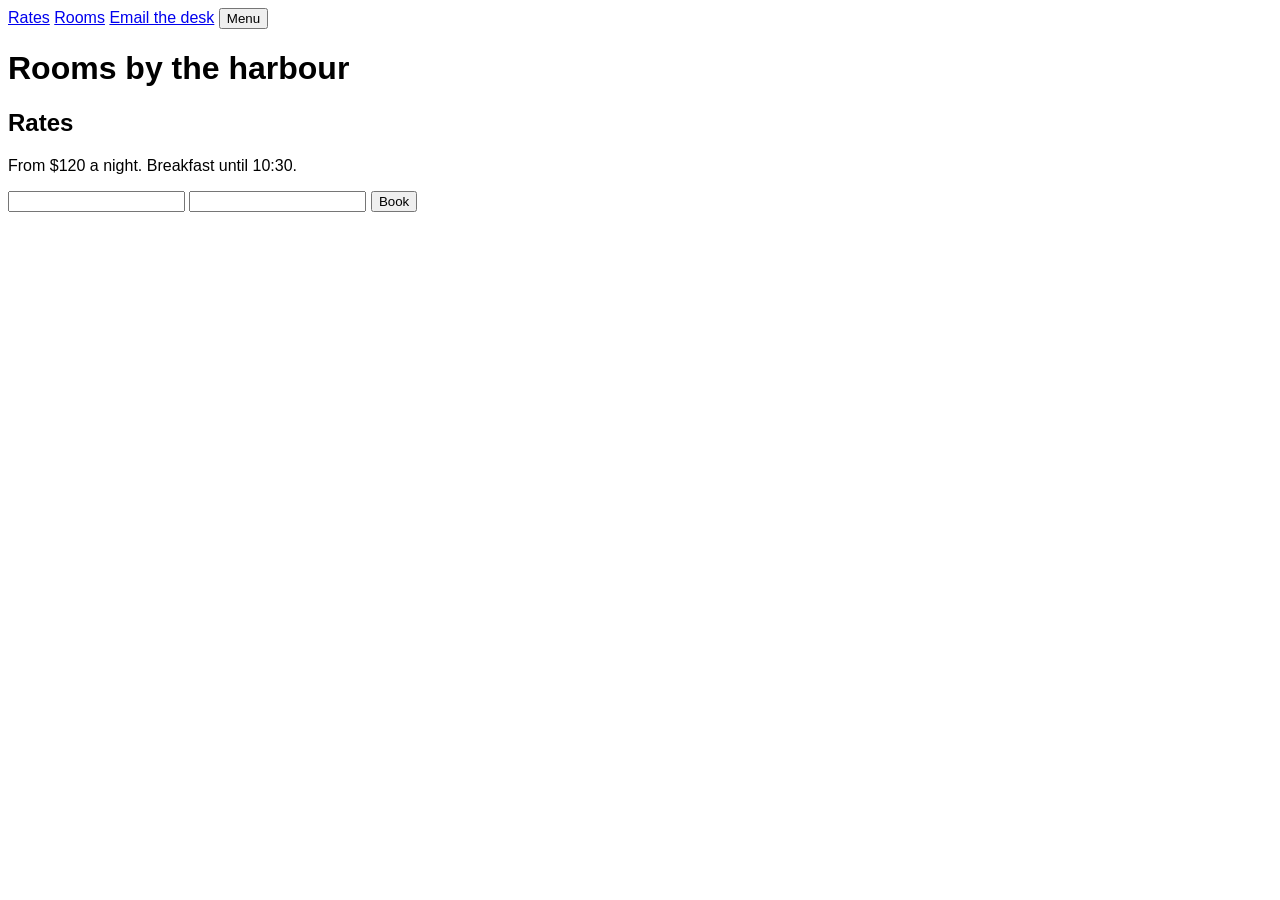
<file: .claude/skills/hallmark/scripts/fixtures/kept/before.html>
<!doctype html>
<html lang="en">
<head>
<meta charset="utf-8">
<meta name="viewport" content="width=device-width, initial-scale=1">
<title>Kept fixture, the page before</title>
<meta name="description" content="The page a redesign starts from; after.html drops one of everything the record holds.">
<style>
body { font-family: sans-serif; }
</style>
</head>
<body>
<nav id="site-nav"><a href="#rates">Rates</a> <a href="rooms.html">Rooms</a> <a href="mailto:desk@example.com">Email the desk</a> <button id="nav-toggle" type="button">Menu</button></nav>
<h1>Rooms by the harbour</h1>
<h2 id="rates">Rates</h2>
<p>From $120 a night. Breakfast until 10:30.</p>
<form action="https://example.com/api/book" method="post">
  <input name="email" type="email">
  <input name="nights" type="number">
  <button type="submit" onclick="track('book')" data-testid="book-button">Book</button>
</form>
<script>
document.getElementById('nav-toggle').addEventListener('click', function () { document.querySelector('#site-nav').classList.toggle('is-open'); });
</script>
</body>
</html>
</file>
<file: src/FastbootStudio.Mobile/ui/style.css>
@font-face { font-family: Roboto; src: url(fonts/Roboto-Regular.ttf); font-weight: 400; }
@font-face { font-family: Roboto; src: url(fonts/Roboto-Medium.ttf); font-weight: 500; }
@font-face { font-family: Roboto; src: url(fonts/Roboto-SemiBold.ttf); font-weight: 600; }
@font-face { font-family: Roboto; src: url(fonts/Roboto-Bold.ttf); font-weight: 700; }
@font-face { font-family: Kufi; src: url(fonts/NotoKufiArabic-Regular.ttf); font-weight: 400; }
@font-face { font-family: Kufi; src: url(fonts/NotoKufiArabic-Medium.ttf); font-weight: 500; }
@font-face { font-family: Kufi; src: url(fonts/NotoKufiArabic-SemiBold.ttf); font-weight: 600; }
@font-face { font-family: Kufi; src: url(fonts/NotoKufiArabic-Bold.ttf); font-weight: 700; }
/* Roboto Mono (OFL, fonts/RobotoMono-OFL.txt) for serials, partition names, hashes and the log: the same letters on every phone. */
@font-face { font-family: "Roboto Mono"; src: url(fonts/RobotoMono-Regular.woff2) format("woff2"); font-weight: 400; }
@font-face { font-family: "Roboto Mono"; src: url(fonts/RobotoMono-Medium.woff2) format("woff2"); font-weight: 500; }

/* Spacing by margins where an older WebView (Chrome < 84) has no flex gap. */
/* Material 3, violet: the tonal palettes of the Fastboot Studio design (seed #605690), dark and light.
   The old names stay so every page keeps working: bg = surface, surface = surfaceContainer (cards),
   well = surfaceContainerHigh (rows inside a card), raised = surfaceContainerHighest, line = outlineVariant,
   accent = primary, asoft = primaryContainer, sc = secondaryContainer (selections, the nav indicator).
   --k is the text size from Settings. */
:root {
  --k: 1;
  --bg:#2a2a2c; --rail:#2a2a2c; --well:#3d3d40; --surface:#353537; --raised:#47474b; --line:#4a4a4f;
  --text:#e5e3e8; --dim:#c4c4cb; --faint:#abaab2; --accent:#a8c4ff; --ink:#152c5e; --asoft:#343b50; --onasoft:#dce3ff; --aline:#4e5878;
  --sc:#3f455a; --onsc:#dde1f9; --tertiary:#e3bce6; --tc:#433a47; --ontc:#f0dcf2; --inv:#e5e3e8; --oninv:#303032; --sel:#414a6b;
  --warn:#f0b27a; --wsoft:#4a3a2c; --wline:#7a5a3c; --danger:#ffb4ab; --dsoft:#6e2a27; --dline:#8c3a3a; --ok:#9bd7a8;
  --notice:#e9c77a; --nsoft:#46402c; --nline:#6d5f34; --scrim: rgba(10,10,12,.66);
  color-scheme: dark;
}
:root[data-theme=light] {
  --bg:#faf9fd; --rail:#faf9fd; --well:#e6e4ea; --surface:#efedf1; --raised:#dcdae0; --line:#c6c5cd;
  --text:#1b1b1f; --dim:#46464f; --faint:#626169; --accent:#2e4d9d; --ink:#ffffff; --asoft:#dae2ff; --onasoft:#1b2f6b; --aline:#a8c4ff;
  --sc:#dde1f9; --onsc:#2b3042; --tertiary:#7a4e7e; --tc:#f6dbf8; --ontc:#4f2f53; --inv:#303032; --oninv:#f3f0f4; --sel:#d6dcf5;
  --warn:#8a4b12; --wsoft:#ffeadb; --wline:#efc09b; --danger:#ba1a1a; --dsoft:#ffdad6; --dline:#f0aba4; --ok:#1f7a3a;
  --notice:#7a5900; --nsoft:#ffefc8; --nline:#e9c77a; --scrim: rgba(27,27,31,.42);
  color-scheme: light;
}
:root[data-size=s] { --k: .9; } :root[data-size=l] { --k: 1.12; } :root[data-size=xl] { --k: 1.25; }
* { box-sizing: border-box; margin: 0; padding: 0; -webkit-tap-highlight-color: transparent; }
html, body { background: var(--bg); color: var(--text); font: 400 calc(14px * var(--k))/1.45 Roboto, Kufi, sans-serif; height: 100%; overflow: hidden; }
[dir=rtl] body { font-family: Kufi, Roboto, sans-serif; }
body { user-select: none; -webkit-user-select: none; }
button, input { font: inherit; color: inherit; }
button { background: none; border: 0; cursor: pointer; }
.ltr { direction: ltr; unicode-bidi: isolate; }
.mono { font-family: "Roboto Mono", ui-monospace, Consolas, monospace; direction: ltr; unicode-bidi: isolate; }
.app { height: 100%; display: flex; flex-direction: column; position: relative; overflow: hidden; }

/* Top app bar */
header { display: flex; align-items: center; gap: 12px; padding: 12px 16px 10px; flex: none; background: var(--bg); }
header img { width: 36px; height: 36px; border-radius: 11px; }
header .t { flex: 1; min-width: 0; }
header h1 { font-size: calc(19px * var(--k)); font-weight: 600; line-height: 1.2; }
header p { font-size: calc(12px * var(--k)); color: var(--dim); white-space: nowrap; overflow: hidden; text-overflow: ellipsis; }
header .back { width: 40px; height: 40px; border-radius: 20px; display: grid; place-items: center; color: var(--text); background: var(--well); font-size: 20px; }

/* Chips: assist and filter */
.chip { display: inline-flex; align-items: center; gap: 5px; border: 1px solid var(--line); border-radius: 8px; padding: 3px 10px; font-size: calc(11.5px * var(--k)); font-weight: 500; color: var(--dim); white-space: nowrap; background: transparent; }
.chip.ok { color: var(--onasoft); border-color: transparent; background: var(--asoft); }
.chip.warn { color: var(--warn); border-color: transparent; background: var(--wsoft); }
.chip.bad { color: var(--danger); border-color: transparent; background: var(--dsoft); }
.chip.info { color: var(--notice); border-color: transparent; background: var(--nsoft); }

main { flex: 1; overflow-y: auto; overflow-x: hidden; padding: 6px 14px 18px; display: flex; flex-direction: column; gap: 12px; }
main > * { flex: none; }

/* Cards: filled, no border, 18 px corners */
.card { background: var(--surface); border-radius: 18px; padding: 14px 16px 14px; }
.card h2 { font-size: calc(15px * var(--k)); font-weight: 600; display: flex; align-items: center; justify-content: space-between; gap: 8px; margin-bottom: 10px; }
.rows { display: grid; grid-template-columns: auto 1fr; gap: 7px 14px; font-size: calc(13px * var(--k)); }
.rows .k { color: var(--dim); }
.rows .v { font-family: "Roboto Mono", ui-monospace, monospace; font-size: calc(12.5px * var(--k)); direction: ltr; unicode-bidi: plaintext; overflow-wrap: anywhere; user-select: text; -webkit-user-select: text; }
[dir=rtl] .rows .v { text-align: right; }
.rows .v.ar { font-family: Kufi, Roboto, sans-serif; font-size: calc(13px * var(--k)); direction: rtl; }
.note { font-size: calc(12px * var(--k)); color: var(--dim); }
.check { display: flex; align-items: flex-start; font-size: calc(13px * var(--k)); padding: 4px 0; }
.dot { width: 8px; height: 8px; border-radius: 50%; margin-top: 7px; margin-inline-end: 10px; flex: none; background: var(--faint); }
.dot.ok { background: var(--ok); } .dot.warn { background: var(--warn); } .dot.bad { background: var(--danger); } .dot.info { background: var(--notice); }

/* Buttons: full pills. Plain = tonal, primary = filled, the rest = tonal in their colour. */
.btn { display: flex; align-items: center; justify-content: center; width: 100%; min-height: 46px; padding: 6px 18px; border-radius: 23px; font-weight: 600; font-size: calc(14px * var(--k)); border: 0; background: var(--sc); color: var(--onsc); text-align: center; }
.btn.sm { min-height: 40px; border-radius: 20px; font-size: calc(13px * var(--k)); padding: 4px 14px; }
.btn.primary { background: var(--accent); color: var(--ink); }
.btn.danger { background: var(--dsoft); color: var(--danger); }
.btn.warnb { background: var(--wsoft); color: var(--warn); }
.btn.noticeb { background: var(--nsoft); color: var(--notice); }
.btn.outline { background: transparent; color: var(--accent); box-shadow: inset 0 0 0 1px var(--line); }
.btn:disabled, .btn.off { opacity: .38; }
.btn svg { margin-inline-end: 8px; width: 18px; height: 18px; fill: none; stroke: currentColor; stroke-width: 1.8; stroke-linecap: round; stroke-linejoin: round; flex: none; }
.row2 { display: grid; grid-template-columns: minmax(0, 1fr) minmax(0, 1fr); gap: 8px; }
.row3 { display: grid; grid-template-columns: minmax(0, 1fr) minmax(0, 1fr) minmax(0, 1fr); gap: 8px; }
.row2 .btn, .row3 .btn { min-width: 0; padding-left: 8px; padding-right: 8px; }

/* Choices: separate rounded options with a gap, so two selections never touch. */
.seg { display: grid; grid-auto-flow: column; grid-auto-columns: minmax(0, 1fr); gap: 6px; }
.seg button { text-align: center; padding: 9px 6px; border-radius: 14px; font-size: calc(12px * var(--k)); color: var(--dim); line-height: 1.3; background: var(--well); min-width: 0; }
.seg button b { display: block; font-weight: 600; font-size: calc(13px * var(--k)); color: var(--text); }
.seg .on { background: var(--sc); color: var(--onsc); box-shadow: inset 0 0 0 1.5px var(--accent); }
.seg .on b { color: var(--onsc); }
.parts { display: flex; flex-wrap: wrap; gap: 8px; }
.parts button { font-family: "Roboto Mono", monospace; font-size: calc(12.5px * var(--k)); padding: 7px 12px; border-radius: 10px; background: transparent; box-shadow: inset 0 0 0 1px var(--line); color: var(--dim); direction: ltr; }
.parts .on { color: var(--onsc); background: var(--sc); box-shadow: none; }
.parts .on::before { content: "✓ "; }
.parts button:disabled { opacity: .35; text-decoration: line-through; }

/* Rows inside a card */
.file { display: flex; gap: 12px; align-items: center; background: var(--well); border-radius: 14px; padding: 10px 12px; width: 100%; text-align: start; }
.file .ico { width: 38px; height: 38px; border-radius: 12px; background: var(--asoft); display: grid; place-items: center; color: var(--onasoft); flex: none; }
.file .ico svg { width: 18px; height: 18px; fill: none; stroke: currentColor; stroke-width: 1.8; stroke-linecap: round; stroke-linejoin: round; }
.file .n { font-family: "Roboto Mono", monospace; font-size: calc(12.5px * var(--k)); direction: ltr; unicode-bidi: isolate; overflow: hidden; text-overflow: ellipsis; white-space: nowrap; }
[dir=rtl] .file .n { text-align: right; }
.file .m { font-size: calc(11.5px * var(--k)); color: var(--faint); }
.label { font-size: calc(12px * var(--k)); color: var(--dim); margin: 4px 4px 2px; font-weight: 600; }

/* Navigation bar */
nav { display: grid; grid-template-columns: repeat(5, 1fr); background: var(--rail); padding: 10px 4px 14px; flex: none; }
nav button { display: flex; flex-direction: column; align-items: center; gap: 4px; font-size: calc(11.5px * var(--k)); font-weight: 500; color: var(--dim); }
nav button .pill { width: 60px; height: 30px; border-radius: 15px; display: grid; place-items: center; }
nav button.on { color: var(--text); font-weight: 700; }
nav button.on .pill { background: var(--sc); color: var(--onsc); }
nav svg { width: 21px; height: 21px; fill: none; stroke: currentColor; stroke-width: 1.8; stroke-linecap: round; stroke-linejoin: round; }

/* Banners: tonal containers */
.banner { border-radius: 18px; padding: 14px 16px; display: flex; gap: 12px; align-items: flex-start; }
.banner.ok { background: var(--asoft); color: var(--onasoft); }
.banner.bad { background: var(--dsoft); box-shadow: inset 0 0 0 1.5px var(--danger); }
.banner.warn { background: var(--wsoft); }
.banner.info { background: var(--nsoft); }
.banner.plain { background: var(--surface); }
.banner .big { font-weight: 700; font-size: calc(15px * var(--k)); }
.banner.bad .big { color: var(--danger); } .banner.ok .big { color: var(--onasoft); } .banner.warn .big { color: var(--warn); } .banner.info .big { color: var(--notice); }
.banner > svg { width: 24px; height: 24px; flex: none; fill: none; stroke-width: 2; stroke-linecap: round; stroke-linejoin: round; }
.banner.ok > svg { stroke: var(--onasoft); } .banner.bad > svg { stroke: var(--danger); } .banner.warn > svg { stroke: var(--warn); } .banner.info > svg { stroke: var(--notice); } .banner.plain > svg { stroke: var(--faint); }
.banner .body { flex: 1; min-width: 0; }
.banner .note { color: var(--text); margin-top: 3px; }
.banner.ok .note { color: var(--onasoft); }
.vrow { display: grid; grid-template-columns: 18px 1fr; gap: 8px; padding: 7px 0; border-top: 1px solid var(--line); font-size: calc(13px * var(--k)); }
.vrow:first-child, .big + .vrow, .note + .vrow { border-top: 0; }
.vrow .i { font-weight: 700; text-align: center; }
.vrow .i.ok { color: var(--ok); } .vrow .i.bad { color: var(--danger); } .vrow .i.warn { color: var(--warn); } .vrow .i.info { color: var(--notice); } .vrow .i.plain { color: var(--faint); }
.vrow b.bad { color: var(--danger); font-weight: 600; }
.vrow small { display: block; color: var(--faint); font-size: calc(11.5px * var(--k)); overflow-wrap: anywhere; }
.vrow small.dev { color: var(--warn); }
.cmp { display: grid; grid-template-columns: auto 1fr; gap: 3px 10px; font-size: calc(12px * var(--k)); margin-top: 4px; }
.cmp .k { color: var(--faint); }
.cmp .v { font-family: "Roboto Mono", monospace; direction: ltr; unicode-bidi: plaintext; overflow-wrap: anywhere; }
[dir=rtl] .cmp .v { text-align: right; }
.cmp .bad { color: var(--danger); }

/* Text fields: outlined */
.typed, .input { width: 100%; border: 1px solid var(--faint); background: transparent; border-radius: 12px; height: 46px; padding: 0 14px; font-family: "Roboto Mono", monospace; color: var(--text); font-size: calc(13px * var(--k)); direction: ltr; outline: none; user-select: text; -webkit-user-select: text; }
.typed { border-color: var(--warn); }
.typed:focus, .input:focus { border: 2px solid var(--accent); padding: 0 13px; }
.input::placeholder { color: var(--faint); font-family: Roboto, Kufi, sans-serif; }
[dir=rtl] .input::placeholder { font-family: Kufi, Roboto, sans-serif; }

/* Backups list */
.bk { display: grid; grid-template-columns: 1fr auto; gap: 3px 10px; padding: 11px 12px; margin-top: 6px; border-radius: 14px; background: var(--well); width: 100%; text-align: start; }
.bk:first-child { margin-top: 0; }
.bk.open { background: var(--sc); }
.bk.open .n { color: var(--onsc); }
.bk .n { font-family: "Roboto Mono", monospace; font-size: calc(12px * var(--k)); direction: ltr; unicode-bidi: isolate; overflow: hidden; text-overflow: ellipsis; white-space: nowrap; }
[dir=rtl] .bk .n { text-align: right; }
.bk .m { font-size: calc(11.5px * var(--k)); color: var(--faint); }
.bk .s { grid-row: span 2; align-self: center; }
.usb { display: flex; gap: 12px; align-items: center; }
.usb .ph { width: 46px; height: 46px; border-radius: 14px; background: var(--asoft); display: grid; place-items: center; color: var(--onasoft); flex: none; }
.usb .ph svg { width: 22px; height: 22px; fill: none; stroke: currentColor; stroke-width: 1.8; stroke-linecap: round; stroke-linejoin: round; }
.progress { height: 6px; border-radius: 3px; background: var(--raised); overflow: hidden; position: relative; }
.progress div { height: 100%; border-radius: 3px; background: var(--accent); transition: width .2s; }
.progress.busy div { width: 35% !important; position: absolute; animation: slide 1.2s ease-in-out infinite; }
@keyframes slide { from { inset-inline-start: -35%; } to { inset-inline-start: 100%; } }

/* Bottom sheets */
.scrim { position: absolute; inset: 0; background: var(--scrim); z-index: 5; }
.sheet { position: absolute; left: 0; right: 0; bottom: 0; max-height: 90%; overflow-y: auto; background: var(--rail); border-top: 2px solid var(--line); border-radius: 28px 28px 0 0; padding: 10px 18px 22px; display: flex; flex-direction: column; gap: 12px; z-index: 6; }
.sheet > * { flex: none; }
.sheet .card { background: var(--surface); }
.grab { width: 32px; height: 4px; border-radius: 2px; background: var(--faint); margin: 2px auto 6px; opacity: .6; }
.sheet h3 { font-size: calc(17px * var(--k)); font-weight: 600; }
.steps { display: flex; flex-direction: column; gap: 2px; }
.step { display: grid; grid-template-columns: 24px 1fr auto; gap: 10px; align-items: center; padding: 9px 0; font-size: calc(13px * var(--k)); border-top: 1px solid var(--line); }
.step:first-child { border-top: 0; }
.step .b { width: 22px; height: 22px; border-radius: 50%; display: grid; place-items: center; font-size: 12px; font-weight: 700; }
.step .b.ok { background: var(--asoft); color: var(--onasoft); }
.step .b.run { border: 2px solid var(--accent); border-top-color: transparent; animation: spin .9s linear infinite; }
.step .b.wait { border: 1px solid var(--line); color: var(--faint); }
.step .b.bad { background: var(--dsoft); color: var(--danger); }
.step small { display: block; color: var(--faint); font-size: calc(11.5px * var(--k)); overflow-wrap: anywhere; }
@keyframes spin { to { transform: rotate(360deg); } }
.spin { width: 18px; height: 18px; border-radius: 50%; border: 2px solid var(--accent); border-top-color: transparent; animation: spin .9s linear infinite; flex: none; }

/* Lists: each item its own rounded row, with a gap */
.card.list { padding: 8px; display: flex; flex-direction: column; gap: 4px; }
.list .it { display: grid; grid-template-columns: 40px 1fr auto; gap: 12px; align-items: center; padding: 10px 10px; border-radius: 14px; width: 100%; text-align: start; }
.list .it:active { background: var(--well); }
.list .it .ic { width: 40px; height: 40px; border-radius: 20px; background: var(--sc); display: grid; place-items: center; color: var(--onsc); }
.list .it .ic svg { width: 19px; height: 19px; fill: none; stroke: currentColor; stroke-width: 1.8; stroke-linecap: round; stroke-linejoin: round; }
.list .it b { font-weight: 600; font-size: calc(14px * var(--k)); display: block; }
.list .it small { color: var(--dim); font-size: calc(12px * var(--k)); }
.list .chev { color: var(--faint); font-size: 18px; }

/* Switches */
.toggle { width: 52px; height: 32px; border-radius: 16px; background: var(--raised); box-shadow: inset 0 0 0 2px var(--faint); position: relative; flex: none; }
.toggle::after { content: ""; position: absolute; top: 8px; inset-inline-start: 8px; width: 16px; height: 16px; border-radius: 50%; background: var(--faint); transition: all .15s; }
.toggle.on { background: var(--accent); box-shadow: none; }
.toggle.on::after { top: 4px; inset-inline-start: auto; inset-inline-end: 4px; width: 24px; height: 24px; background: var(--ink); }
.toggle.warn.on { background: var(--warn); }
.setrow { display: flex; align-items: center; gap: 12px; padding: 10px 0; border-top: 1px solid var(--line); width: 100%; text-align: start; }
.setrow:first-of-type { border-top: 0; }
.setrow .tx { flex: 1; }
.setrow b { font-weight: 600; display: block; font-size: calc(14px * var(--k)); }
.setrow small { color: var(--dim); font-size: calc(12px * var(--k)); }
.log { font-family: "Roboto Mono", monospace; font-size: calc(11px * var(--k)); line-height: 1.65; color: var(--dim); direction: ltr; text-align: left; white-space: pre-wrap; word-break: break-all; user-select: text; -webkit-user-select: text; }
.log .ok { color: var(--ok); } .log .w { color: var(--warn); } .log .e { color: var(--danger); } .log .t { color: var(--faint); }
.big-ok { display: grid; place-items: center; text-align: center; gap: 8px; padding: 18px 0 10px; }
.big-ok .c { width: 64px; height: 64px; border-radius: 50%; background: var(--asoft); display: grid; place-items: center; color: var(--onasoft); font-size: 30px; font-weight: 700; }
.big-ok .c.bad { background: var(--dsoft); color: var(--danger); }
.big-ok .c.warn { background: var(--wsoft); color: var(--warn); }
.big-ok h3 { font-size: calc(18px * var(--k)); font-weight: 700; }
.empty { display: grid; place-items: center; text-align: center; gap: 10px; padding: 26px 8px; }
.empty .c { width: 72px; height: 72px; border-radius: 22px; background: var(--sc); display: grid; place-items: center; color: var(--onsc); }
.empty .c svg { width: 30px; height: 30px; fill: none; stroke: currentColor; stroke-width: 1.6; stroke-linecap: round; stroke-linejoin: round; }
.empty h3 { font-size: calc(16px * var(--k)); font-weight: 600; }
ol.how { padding-inline-start: 18px; font-size: calc(13px * var(--k)); color: var(--dim); display: flex; flex-direction: column; gap: 6px; }
/* Snackbar */
.toast { position: absolute; left: 16px; right: 16px; bottom: 92px; background: var(--inv); color: var(--oninv); border-radius: 12px; padding: 13px 16px; font-size: calc(13px * var(--k)); z-index: 9; box-shadow: 0 6px 24px rgba(0,0,0,.3); }
.link { color: var(--accent); font-weight: 500; }
.files { display: flex; flex-direction: column; gap: 6px; }

/* About: the app on a tonal hero card, then the developer card (IFOKNR's mark and name), then what it is built on. */
.hero { border-radius: 24px; padding: 18px 16px 16px; background: linear-gradient(125deg, var(--asoft), var(--tc) 120%); color: var(--onasoft); display: flex; flex-direction: column; align-items: center; text-align: center; gap: 8px; }
.hero > img { width: 76px; height: 76px; border-radius: 20px; box-shadow: 0 10px 26px rgba(0,0,0,.35); }
.hero .tag { font-size: calc(12.5px * var(--k)); opacity: .9; }
.tags { display: flex; flex-wrap: wrap; justify-content: center; gap: 6px; }
.tags .chip { color: var(--onasoft); border-color: color-mix(in srgb, var(--onasoft) 35%, transparent); }
.hero .btn { width: auto; margin-top: 4px; }
.dev { display: flex; align-items: center; gap: 14px; padding: 4px 4px 10px; }
.dev .tile { width: 54px; height: 54px; border-radius: 17px; box-shadow: 0 8px 22px rgba(0,0,0,.3); flex: none; }
.dev .who { min-width: 0; }
.dev .role { font-size: calc(12.5px * var(--k)); color: var(--dim); }
.swoosh { display: block; width: 120px; height: 8px; margin: -1px 0 1px; }
[dir=rtl] .swoosh { transform: scaleX(-1); }
.made { text-align: center; font-size: calc(12px * var(--k)); color: var(--faint); padding: 2px 0 6px; }

/* Text size choice: each option shows its own size. */
.seg.size button b { line-height: 1.1; }

/* IFOKNR in the Swamp Ninja lettering, as outlines; one picture per theme. */
.sig-row { display: flex; justify-content: center; margin: 2px 0 8px; }
.sig { height: calc(24px * var(--k)); width: auto; display: block; }
.sig-light, :root[data-theme=light] .sig-dark { display: none; }
:root[data-theme=light] .sig-light { display: block; }

/* The app name in the Prixma Bold Italic lettering, as outlines; one picture per theme. */
.appname { display: flex; justify-content: center; margin: 6px 0 0; }
.an { height: calc(18px * var(--k)); width: auto; }
.an-light, :root[data-theme=light] .an-dark { display: none; }
:root[data-theme=light] .an-light { display: block; }
/* The app icon: grey glass in dark, frosted glass in light. */
.ic-light, :root[data-theme=light] .ic-dark { display: none; }
:root[data-theme=light] .ic-light { display: block; }

/* ===== Material 3 Expressive sample (XGram colours) ===== */
header { padding: 14px 18px 10px; }
header h1 { font-size: calc(24px * var(--k)); font-weight: 500; }
header img { width: 40px; height: 40px; border-radius: 12px; }
.card { border-radius: 26px; padding: 16px 18px; }
.banner { border-radius: 24px; }
.btn { min-height: 52px; border-radius: 26px; }
.btn.primary { background: var(--accent); color: var(--ink); }
.seg button { border-radius: 18px; padding: 11px 6px; background: var(--well); }
.seg .on { background: var(--sel); box-shadow: inset 0 0 0 1.5px var(--accent); }
.list .it { background: var(--well); margin: 0; }
.card.list { gap: 6px; padding: 10px; background: transparent; }
.list .it { border-radius: 22px; padding: 12px; }
.list .it .ic { width: 44px; height: 44px; border-radius: 22px; background: var(--asoft); color: var(--onasoft); }
.file { border-radius: 20px; }
.bk { border-radius: 20px; padding: 13px 14px; }
nav { padding: 8px 6px 8px; }
nav button .pill { width: 64px; height: 34px; border-radius: 17px; }
nav button.on .pill { background: var(--sc); }
/* quick tiles */
.tiles { display: grid; grid-template-columns: repeat(3, minmax(0, 1fr)); gap: 8px; }
.tile2 { border-radius: 18px; padding: 10px 12px 9px; min-height: 0; gap: 6px; display: flex; flex-direction: column; justify-content: space-between; background: var(--sc); color: var(--onsc); }
.tile2, .tile2.b, .tile2.m { background: var(--surface); color: var(--text); }
.tile2 svg { color: var(--accent); } .tile2.m svg { color: var(--tertiary); }
.tile2 svg { width: 18px; height: 18px; fill: none; stroke: currentColor; stroke-width: 1.8; stroke-linecap: round; stroke-linejoin: round; }
.tile2 b { font-size: calc(17px * var(--k)); font-weight: 500; white-space: nowrap; line-height: 1.1; display: block; direction: ltr; unicode-bidi: isolate; }
[dir=rtl] .tile2 b { text-align: right; }
.tile2 span { font-size: calc(11.5px * var(--k)); opacity: .9; white-space: nowrap; }
.sect { font-size: calc(17px * var(--k)); font-weight: 500; margin: 6px 4px -2px; }
/* About */
.cookie { width: 120px; height: 120px; display: grid; place-items: center; position: relative; margin: 2px auto 4px; }
.cookie::before { content: ''; position: absolute; inset: 0; background: var(--aline); }
.cookie img { position: relative; width: 78px; height: 78px; border-radius: 0; box-shadow: none; }
.hero { background: var(--sc); color: var(--onsc); border-radius: 32px; padding: 22px 18px 18px; }
.hero .tags .chip { color: var(--onsc); border-color: color-mix(in srgb, var(--onsc) 35%, transparent); }
.hero h2 { margin: 2px 0 0; }
.dev .tile { width: 56px; height: 56px; }
.opt { display: flex; gap: 14px; align-items: center; padding: 14px; border-radius: 24px; background: var(--well); }
.opt.on { background: var(--sel); }
.opt .oi { width: 46px; height: 46px; flex: none; display: grid; place-items: center; background: var(--raised); color: var(--dim); }
.opt.on .oi { background: var(--accent); color: var(--ink); }
.opt .oi svg { width: 20px; height: 20px; fill: none; stroke: currentColor; stroke-width: 1.8; }
.opt b { display: block; font-weight: 600; font-size: calc(14.5px * var(--k)); }
.opt small { color: var(--dim); font-size: calc(12px * var(--k)); }
.opt .r { width: 22px; height: 22px; border-radius: 50%; border: 2px solid var(--dim); flex: none; margin-inline-start: auto; }
.opt.on .r { border-color: var(--accent); box-shadow: inset 0 0 0 4px var(--sel), inset 0 0 0 11px var(--accent); }
.fab { position: absolute; inset-inline-end: 18px; bottom: 92px; width: 60px; height: 60px; border-radius: 18px; background: var(--asoft); color: var(--onasoft); display: grid; place-items: center; font-size: 30px; box-shadow: 0 6px 18px rgba(0,0,0,.35); z-index: 3; }
/* neat small switch */
.toggle { width: 44px; height: 26px; border-radius: 13px; background: transparent; box-shadow: inset 0 0 0 2px var(--faint); }
.toggle::after { top: 6px; inset-inline-start: 6px; width: 14px; height: 14px; }
.toggle.on { background: var(--accent); box-shadow: none; }
.toggle.on::after { top: 3px; inset-inline-start: auto; inset-inline-end: 3px; width: 20px; height: 20px; background: var(--ink); }
.setrow { padding: 7px 0; }
/* compact strips instead of big tiles: icon, label, value on one line */
.tiles { grid-template-columns: minmax(0, 1fr) minmax(0, 1fr); gap: 6px; }
.tile2 { flex-direction: row; align-items: center; gap: 8px; padding: 8px 12px; border-radius: 14px; }
.tile2 > div { flex: 1; min-width: 0; display: flex; align-items: center; justify-content: space-between; gap: 6px; }
.tile2 svg { width: 16px; height: 16px; flex: none; opacity: .85; }
.tile2 b { order: 2; font-size: calc(13.5px * var(--k)); font-weight: 600; overflow: hidden; text-overflow: ellipsis; }
.tile2 span { order: 1; font-size: calc(11.5px * var(--k)); }

/* Accessibility. Nothing here changes how a page looks at rest: a visible focus ring for a keyboard or switch,
   touch areas of at least 48px around the small controls (the control itself keeps its size), and no motion
   for people who turned it off in the phone's settings. */
:focus-visible { outline: 2px solid var(--accent); outline-offset: 2px; }
.sheet:focus, .sheet:focus-visible { outline: none; }
header .back, button.chip, .btn.sm, .parts button, button.toggle { position: relative; }
header .back::after, .btn.sm::after { content: ""; position: absolute; inset: -4px 0; }
button.chip::after { content: ""; position: absolute; inset: -11px -4px; }
.parts button::after { content: ""; position: absolute; inset: -4px 0; }
button.toggle::before { content: ""; position: absolute; inset: -11px -2px; }
@media (prefers-reduced-motion: reduce) {
  *, *::before, *::after { animation-duration: .01ms !important; animation-iteration-count: 1 !important; transition-duration: .01ms !important; scroll-behavior: auto !important; }
  .progress.busy div { position: static; width: 100% !important; opacity: .45; }
}

/* ===== One system for shape, spacing, depth and states =====
   Everything above still gives each part its colours and layout; this section is the last word on how parts are
   shaped, so the same kind of thing looks the same on every page.
   Spacing: 4, 8, 12, 16, 24. Radius: 8 (chips), 12 (fields, partition buttons, tiles, icon wells), 16 (rows),
   24 (cards and banners), 28 (sheets, the About hero), full (buttons, the nav indicator). A row inside a card
   sits 8px in, so its 16px corner runs parallel to the card's 24px one (24 - 8 = 16).
   Depth: one shadow (--shadow) for what floats (sheet, snackbar, the + button). Pressed: one veil (--press).
   Lines are whole pixels (1px or 2px), never 1.5px, so they stay sharp on every screen density. */
:root {
  --s1: 4px; --s2: 8px; --s3: 12px; --s4: 16px; --s5: 24px;
  --r-xs: 8px; --r-sm: 12px; --r-md: 16px; --r-lg: 24px; --r-xl: 28px; --r-full: 999px;
  --shadow: 0 1px 3px rgba(0,0,0,.3), 0 8px 24px rgba(0,0,0,.32);
  --press: rgba(255,255,255,.1);
  --tone: var(--line);
  /* The edge of something to press (a partition button, "Change", a step not reached): 3:1 against the page, where --line is only a divider. */
  --outline: #86858d;
}
:root[data-theme=light] { --shadow: 0 1px 3px rgba(27,27,31,.14), 0 8px 24px rgba(27,27,31,.16); --press: rgba(27,27,31,.08); --outline: #7c7b83; }

/* Text: smooth edges, digits of one width so numbers that change do not jump, and room for Arabic marks. */
html, body { -webkit-font-smoothing: antialiased; text-rendering: optimizeLegibility; font-variant-numeric: tabular-nums; -webkit-text-size-adjust: 100%; text-size-adjust: 100%; }
[dir=rtl] body { line-height: 1.6; }
img { image-rendering: auto; }

/* Icons: the stroke is 1.5px (2px on the large banner icons) whatever size the icon is drawn at. */
svg[viewBox="0 0 24 24"] * { vector-effect: non-scaling-stroke; }
.btn svg, .file .ico svg, .list .it .ic svg, .usb .ph svg, .opt .oi svg, .tile2 svg, nav svg, .empty .c svg { stroke-width: 1.5px; stroke-linecap: round; stroke-linejoin: round; }
.banner > svg { stroke-width: 2px; }
.btn svg, .file .ico svg, .list .it .ic svg, .opt .oi svg:not(.ck) { width: 20px; height: 20px; }
nav svg { width: 22px; height: 22px; }

/* Page */
header { padding: 12px 16px 8px; }
header { padding-top: calc(12px + env(safe-area-inset-top, 0px)); padding-left: calc(16px + env(safe-area-inset-left, 0px)); padding-right: calc(16px + env(safe-area-inset-right, 0px)); }
header h1 { line-height: 1.25; }
[dir=rtl] header h1 { line-height: 1.5; }
header p { white-space: normal; overflow-wrap: anywhere; display: -webkit-box; -webkit-box-orient: vertical; -webkit-line-clamp: 2; line-height: 1.35; }
header .back { width: 40px; height: 40px; border-radius: var(--r-full); line-height: 1; }
/* A grid, not a flex column: its gap works on every WebView. */
main { display: grid; grid-template-columns: minmax(0, 1fr); grid-auto-rows: max-content; align-content: start; gap: var(--s3); padding: var(--s2) var(--s4) var(--s5); }
main { padding-left: calc(16px + env(safe-area-inset-left, 0px)); padding-right: calc(16px + env(safe-area-inset-right, 0px)); }
main.hasfab { padding-bottom: 96px; }
.sect { margin: var(--s2) var(--s1) 0; line-height: 1.3; }
.label { margin: var(--s1) var(--s1) var(--s1); }

/* Surfaces */
.card { border-radius: var(--r-lg); padding: var(--s4); }
.card h2 { margin-bottom: var(--s3); line-height: 1.3; }
.banner { border-radius: var(--r-lg); padding: var(--s4); }
.banner.bad { box-shadow: inset 0 0 0 2px var(--danger); }
.banner .vrow small, .banner .cmp .k, .bk.open .m, .seg .on, .opt.on small { color: var(--dim); }
.banner.ok .vrow small { color: var(--onasoft); }
.hero { border-radius: var(--r-xl); display: grid; justify-items: center; gap: var(--s2); padding: var(--s5) var(--s4) var(--s4); }
.hero .tag { opacity: 1; }

/* A group of rows: the card is the frame, 8px in; each row is its own shape. */
.card.list { display: grid; grid-template-columns: minmax(0, 1fr); gap: var(--s1); padding: var(--s2); background: var(--surface); }
.card.list .sub { display: grid; grid-template-columns: minmax(0, 1fr); gap: var(--s1); }
.list .it { border-radius: var(--r-md); padding: 10px var(--s3); min-height: 60px; }
.list .it .ic { width: 40px; height: 40px; border-radius: var(--r-full); }
.list .dev { padding: var(--s2) var(--s2) var(--s3); }
.files { display: grid; grid-template-columns: minmax(0, 1fr); gap: var(--s2); }
.file { border-radius: var(--r-md); padding: 10px var(--s3); min-height: 60px; }
.file .ico { width: 40px; height: 40px; border-radius: var(--r-sm); }
.bk { border-radius: var(--r-md); padding: var(--s3); margin-top: 0; gap: 2px var(--s3); }
/* The whole name shows: its end is the date, the part that tells two backups apart. */
.bk .n { white-space: normal; overflow-wrap: anywhere; }
.opt { border-radius: var(--r-md); padding: var(--s3); min-height: 68px; }
.opt .oi { width: 44px; height: 44px; position: relative; background: none; -webkit-mask: none; mask: none; color: var(--dim); }
.opt .oi .ck, .cookie .ck { position: absolute; left: 0; top: 0; width: 100%; height: 100%; fill: var(--raised); stroke: none; }
.opt .oi svg:not(.ck) { position: relative; }
.opt.on .oi { background: none; color: var(--ink); }
.opt.on .oi .ck { fill: var(--accent); }
.cookie::before { content: none; }
.cookie .ck { fill: var(--aline); }
.usb .ph { width: 44px; height: 44px; border-radius: var(--r-sm); }
.tiles { grid-template-columns: repeat(auto-fit, minmax(148px, 1fr)); gap: var(--s2); }
.tile2 { border-radius: var(--r-sm); padding: 10px var(--s3); min-height: 44px; }
.tile2 > div { flex-wrap: wrap; }
.tile2 b { overflow: visible; text-overflow: clip; }
.empty .c { border-radius: var(--r-lg); }

/* Buttons: one height per size, the label never clipped (it wraps instead), a veil when pressed. */
.btn { min-height: 48px; border-radius: var(--r-full); padding: var(--s2) 20px; line-height: 1.3; }
.btn.sm { min-height: 40px; border-radius: var(--r-full); padding: 6px var(--s4); }
.row2 .btn, .row3 .btn { padding-left: var(--s3); padding-right: var(--s3); }
.btn span { min-width: 0; overflow-wrap: anywhere; }
[dir=rtl] .btn { line-height: 1.5; }
.btn:disabled, .btn.off { opacity: .4; }
.btn:active, .file:active, .opt:active, .bk:active, .list .it:active, .seg button:active, .parts button:active, .setrow:active, button.chip:active, header .back:active, .fab:active, nav button:active .pill {
  background-image: linear-gradient(var(--press), var(--press));
}
.btn:disabled:active, .parts button:disabled:active { background-image: none; }

/* Chips */
.chip { border-radius: var(--r-xs); padding: 2px 10px; min-height: 24px; line-height: 1.5; }
[dir=rtl] .chip { line-height: 1.7; }

/* Choices */
.seg { gap: var(--s2); }
.seg button { border-radius: var(--r-md); padding: 10px 6px; min-height: 48px; }
.seg .on { box-shadow: inset 0 0 0 2px var(--accent); }
.seg.size button { padding-left: 2px; padding-right: 2px; white-space: nowrap; }
/* Spaced by margins: a wrapping row has no gap on an older WebView. */
.parts { gap: 0; margin: -4px; }
button.chip { border-color: var(--outline); }
button.chip.ok, button.chip.warn, button.chip.bad, button.chip.info { border-color: transparent; }
.parts button { margin: 4px; border: 1px solid var(--outline); box-shadow: none; border-radius: var(--r-sm); padding: 7px var(--s3); min-height: 36px; line-height: 1.3; }
.parts .on { border-color: transparent; }
/* Not on this phone: dashed and dim, but still readable (no line through the name). */
.parts button:disabled { opacity: .5; text-decoration: none; border-style: dashed; }

/* Fields */
.typed, .input { border-radius: var(--r-sm); height: 48px; padding: 0 var(--s4); }
.typed:focus, .input:focus { padding: 0 15px; }

/* Steps of a running job */
.steps { display: grid; gap: 0; }
.step { padding: 10px 0; }
.step .b { width: 24px; height: 24px; line-height: 1; }
.step .b.wait { border: 1px solid var(--outline); }
.progress { height: 8px; border-radius: var(--r-full); }
.progress div { border-radius: var(--r-full); }
.spin { width: 20px; height: 20px; }

/* Switch: plain left and right, which every WebView places the same way. */
.toggle::after { inset-inline-start: auto; inset-inline-end: auto; left: 6px; right: auto; transition: left .15s, right .15s, width .15s, height .15s, top .15s, background-color .15s; }
.toggle.on::after { inset-inline-start: auto; inset-inline-end: auto; left: auto; right: 3px; }
[dir=rtl] .toggle::after { left: auto; right: 6px; }
[dir=rtl] .toggle.on::after { right: auto; left: 3px; }
.setrow { padding: 10px 0; min-height: 56px; }

/* What floats: the sheet, the snackbar, the + button. The sheet's colour (calm, careful, refused) is its handle. */
.scrim { top: 0; right: 0; bottom: 0; left: 0; }
.sheet { display: grid; grid-template-columns: minmax(0, 1fr); grid-auto-rows: max-content; gap: var(--s3); border-top: 0; border-radius: var(--r-xl) var(--r-xl) 0 0; padding: var(--s2) var(--s4) var(--s5); box-shadow: var(--shadow); }
.sheet { padding-bottom: calc(24px + env(safe-area-inset-bottom, 0px)); }
.grab { width: 40px; height: 4px; border-radius: var(--r-full); background: var(--tone); opacity: 1; margin: var(--s1) auto var(--s2); }
.toast { border-radius: var(--r-sm); box-shadow: var(--shadow); padding: var(--s3) var(--s4); bottom: 88px; }
.fab { width: 56px; height: 56px; border-radius: var(--r-md); box-shadow: var(--shadow); bottom: 88px; line-height: 1; }
[dir=rtl] .fab { right: auto; left: 16px; }
[dir=ltr] .fab { left: auto; right: 16px; }
.hero > img, .dev .tile { box-shadow: var(--shadow); }

/* Navigation bar: the indicator never wider than its column, and clear of the gesture bar. */
nav { padding: var(--s2) var(--s1) var(--s2); }
nav { padding-bottom: calc(8px + env(safe-area-inset-bottom, 0px)); }
nav button { gap: var(--s1); min-height: 56px; justify-content: center; min-width: 0; line-height: 1.3; }
nav button .pill { width: 56px; max-width: 100%; height: 32px; border-radius: var(--r-full); }
[dir=rtl] nav button { line-height: 1.5; }

/* An older WebView (before Chrome 87, which also lacks "inset") has no gap between the parts of a flex row: margins there. */
@supports not (inset: 0) {
  header > * + *, .file > * + *, .banner > * + *, .usb > * + *, .dev > * + *, .opt > * + *, .setrow > * + *, .tile2 > * + * { -webkit-margin-start: 12px; margin-inline-start: 12px; }
  .tags .chip { margin: 3px; }
  button.chip::after, header .back::after, .btn.sm::after, .parts button::after, button.toggle::before { content: none; }
}

/* A button on a banner of its own colour would have no shape: there it is filled. */
.banner.info .btn.noticeb { background: var(--notice); color: var(--bg); }
.banner.warn .btn.warnb { background: var(--warn); color: var(--bg); }

/* ===== Density =====
   The same system one step tighter: a phone screen is small, and a card should be the size of what is in it.
   Type comes down a step (the page title most of all; reading text stays 14px at the Normal size, secondary 12px),
   and every size is still multiplied by --k, so the four text sizes in Settings move everything together.
   Spacing is now 4, 6, 8, 12, 16. Radius follows the smaller shapes: 6 (chips), 10 (fields, partition buttons,
   tiles, icon wells), 12 (rows), 18 (cards and banners), 24 (sheets, the About hero), full (buttons).
   A row inside a card sits 6px in: 18 - 6 = 12, so the corners still run parallel.
   What you press is drawn lower than before but is still 48px to the finger: the invisible areas around it grew. */
:root {
  --s1: 4px; --s2: 6px; --s3: 8px; --s4: 12px; --s5: 16px;
  --r-xs: 6px; --r-sm: 10px; --r-md: 12px; --r-lg: 18px; --r-xl: 24px;
}

/* Type */
header h1 { font-size: calc(18px * var(--k)); font-weight: 600; }
header p { font-size: calc(12px * var(--k)); line-height: 1.3; }
.sect { font-size: calc(14px * var(--k)); font-weight: 600; margin: var(--s1) var(--s1) 0; }
.card h2 { font-size: calc(14px * var(--k)); margin-bottom: var(--s3); }
.banner .big { font-size: calc(14px * var(--k)); }
.sheet h3 { font-size: calc(16px * var(--k)); }
.big-ok h3 { font-size: calc(16px * var(--k)); }
.empty h3 { font-size: calc(15px * var(--k)); }
.opt b { font-size: calc(14px * var(--k)); }
.chip, .file .m, .bk .m, .vrow small, .step small, .tile2 span, nav button { font-size: calc(12px * var(--k)); }
.label { font-size: calc(12px * var(--k)); margin: 2px var(--s1) 2px; }
.tile2 b { font-size: calc(13px * var(--k)); }

/* Page */
header { padding: 8px 12px 6px; }
header { padding-top: calc(8px + env(safe-area-inset-top, 0px)); padding-left: calc(12px + env(safe-area-inset-left, 0px)); padding-right: calc(12px + env(safe-area-inset-right, 0px)); }
header img { width: 32px; height: 32px; border-radius: 9px; }
header .back { width: 36px; height: 36px; font-size: 18px; }
header .back::after { inset: -6px; }
main { gap: var(--s3); padding: var(--s1) var(--s4) var(--s5); }
main { padding-left: calc(12px + env(safe-area-inset-left, 0px)); padding-right: calc(12px + env(safe-area-inset-right, 0px)); }

/* Surfaces */
.card { padding: 10px var(--s4); }
.banner { padding: 10px var(--s4); gap: 10px; }
.banner > svg { width: 20px; height: 20px; }
.banner .note { margin-top: 2px; }
.rows { gap: 4px 12px; }
.check { padding: 2px 0; }
.vrow { padding: 5px 0; }
.card.list { padding: var(--s2); gap: var(--s1); }
.card.list .sub { gap: var(--s1); }
.list .it { padding: 7px 10px; min-height: 48px; grid-template-columns: 34px 1fr auto; gap: 10px; }
.list .it .ic { width: 34px; height: 34px; }
.list .dev { padding: var(--s2) var(--s2) var(--s3); }
.files { gap: var(--s2); }
.file { padding: 7px 10px; min-height: 48px; gap: 10px; }
.file .ico { width: 34px; height: 34px; }
.bk { padding: 8px 10px; }
.opt { padding: 8px 10px; min-height: 52px; gap: 10px; }
.opt .oi { width: 36px; height: 36px; }
.btn svg, .file .ico svg, .list .it .ic svg, .opt .oi svg:not(.ck) { width: 18px; height: 18px; }
.usb .ph { width: 38px; height: 38px; }
.tiles { gap: var(--s2); grid-template-columns: repeat(auto-fit, minmax(140px, 1fr)); }
.tile2 { padding: 6px 10px; min-height: 36px; }
.empty { padding: 16px 8px; gap: 8px; }
.empty .c { width: 56px; height: 56px; }
.empty .c svg { width: 26px; height: 26px; }
.big-ok { padding: 10px 0 6px; gap: 6px; }
.big-ok .c { width: 52px; height: 52px; font-size: 24px; }
.hero { padding: var(--s5) var(--s4) var(--s4); gap: var(--s2); }
.cookie { width: 96px; height: 96px; margin: 0 auto 2px; }
.cookie img { width: 62px; height: 62px; }
.dev .tile { width: 46px; height: 46px; border-radius: 14px; }
.dev { gap: 12px; }
ol.how { gap: 4px; }

/* Controls: lower shapes, the same 48px to touch. */
.btn { min-height: 44px; padding: var(--s2) 18px; position: relative; }
.btn::after { content: ""; position: absolute; inset: -2px 0; }
.btn.sm { min-height: 36px; padding: 4px 14px; }
.btn.sm::after { inset: -6px 0; }
.row2, .row3 { gap: var(--s3); }
.seg { gap: var(--s2); }
.seg button { min-height: 42px; padding: 6px 6px; position: relative; }
.seg button::after { content: ""; position: absolute; inset: -3px 0; }
.parts { margin: -3px; }
.parts button { margin: 3px; min-height: 32px; padding: 5px 10px; }
.parts button::after { inset: -8px 0; }
.chip { padding: 1px 8px; min-height: 22px; }
button.chip::after { inset: -13px -4px; }
.typed, .input { height: 44px; padding: 0 var(--s4); }
.typed:focus, .input:focus { padding: 0 11px; }
.setrow { padding: 6px 0; min-height: 48px; }
.step { padding: 7px 0; }
.step .b { width: 22px; height: 22px; }
.progress { height: 6px; }

/* What floats, and the navigation bar */
.sheet { gap: var(--s3); padding: var(--s2) var(--s4) var(--s5); }
.sheet { padding-bottom: calc(16px + env(safe-area-inset-bottom, 0px)); }
.grab { margin: 2px auto var(--s2); }
.toast { padding: 10px var(--s4); bottom: 76px; }
nav { padding: var(--s1) var(--s1) var(--s1); }
nav { padding-bottom: calc(4px + env(safe-area-inset-bottom, 0px)); }
nav button { min-height: 50px; gap: 2px; }
nav button .pill { width: 52px; height: 28px; }
nav svg { width: 20px; height: 20px; }

@supports not (inset: 0) {
  header > * + *, .file > * + *, .banner > * + *, .usb > * + *, .dev > * + *, .opt > * + *, .setrow > * + * { -webkit-margin-start: 10px; margin-inline-start: 10px; }
  .btn::after, .seg button::after { content: none; }
}
/* The app's name and IFOKNR's never run past their card on a narrow phone with large text: they shrink whole. */
.an, .sig { max-width: 100%; object-fit: contain; }
.sig { object-position: left center; }
[dir=rtl] .sig { object-position: right center; }
.appname, .dev .who { max-width: 100%; min-width: 0; }
</file>
